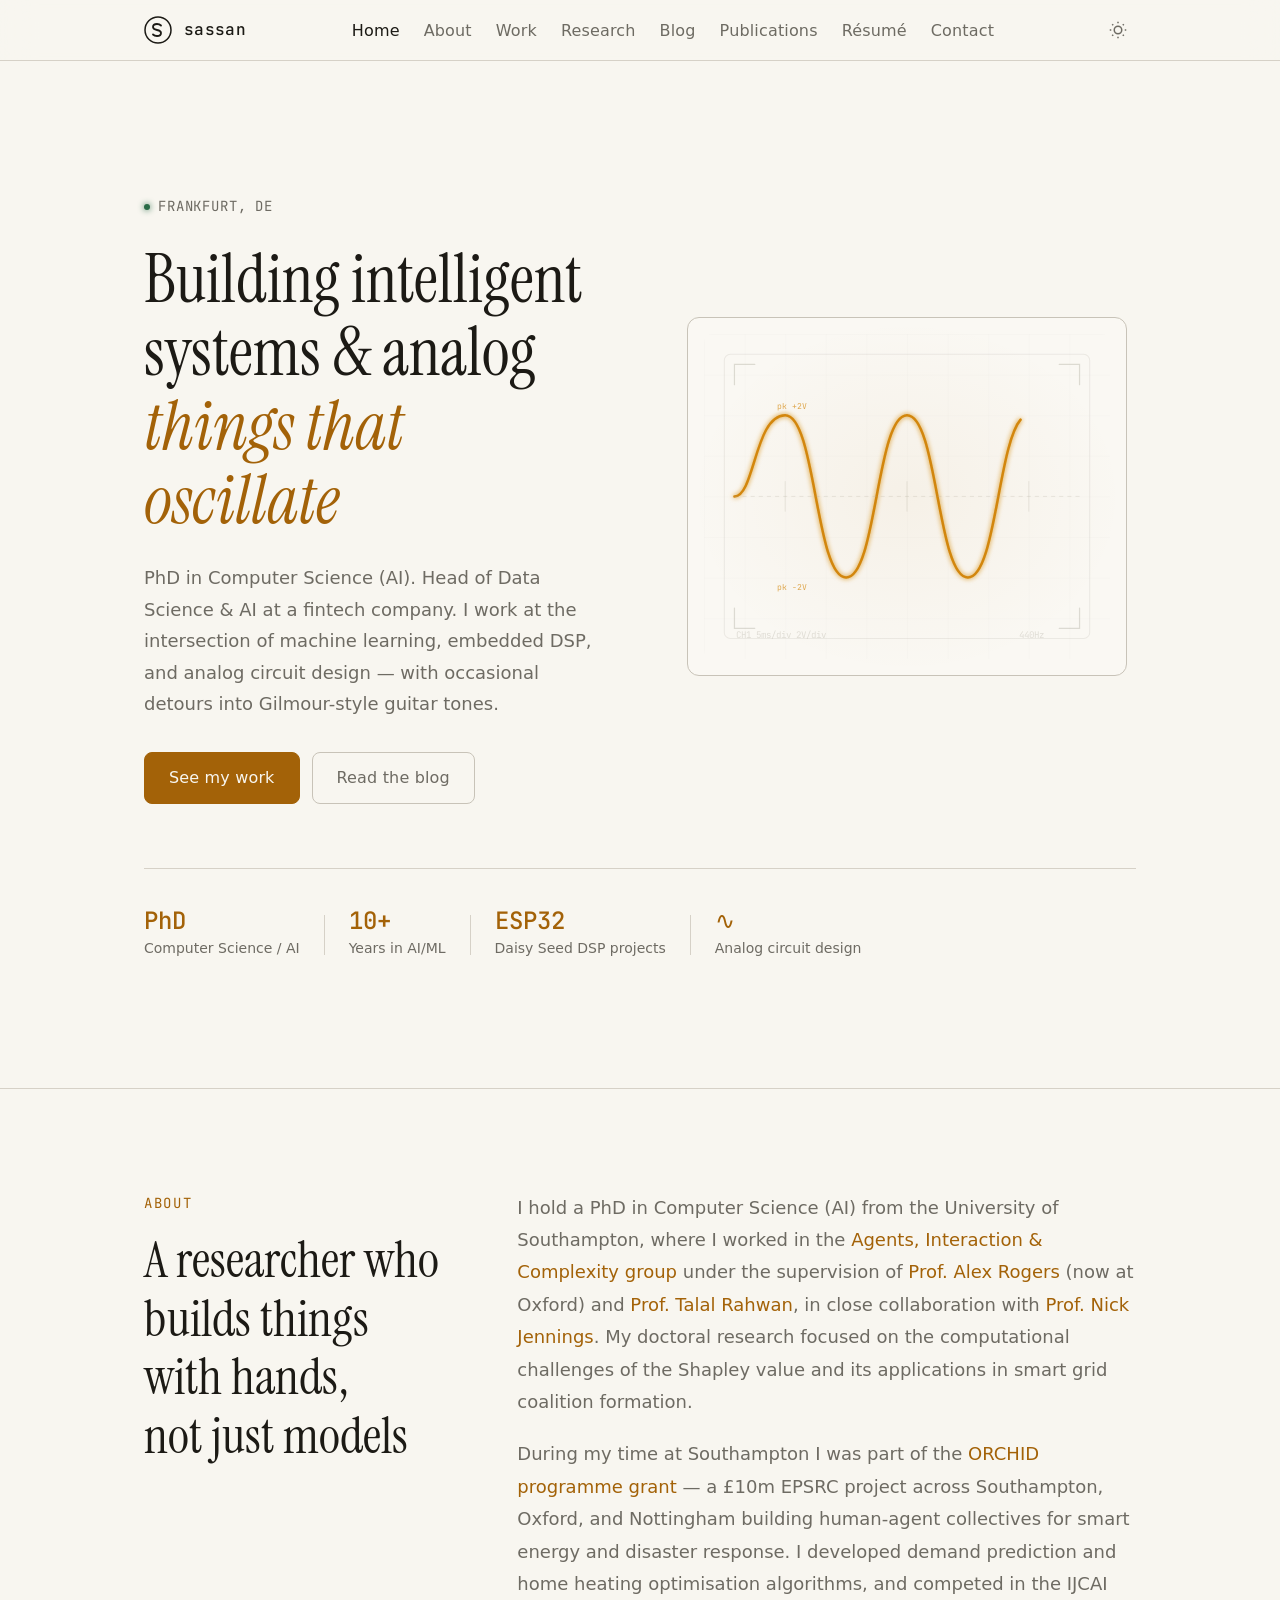
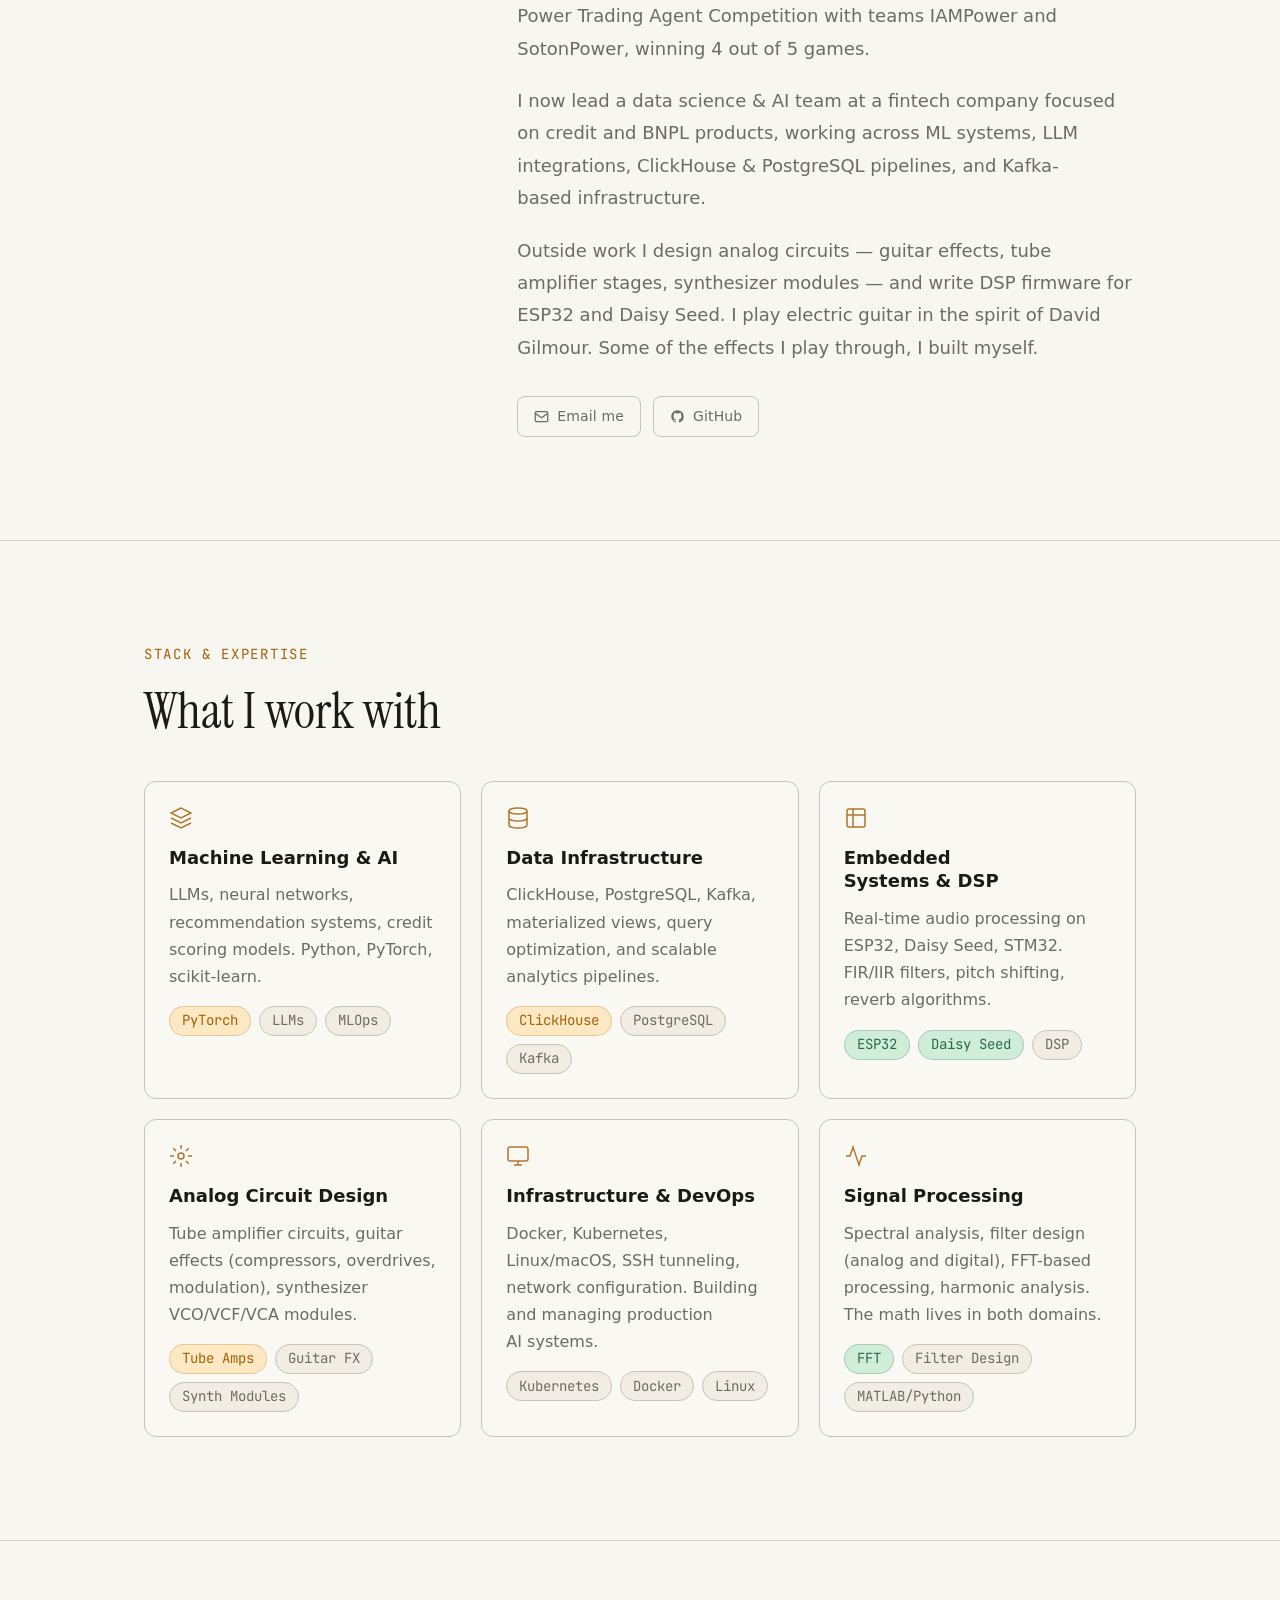
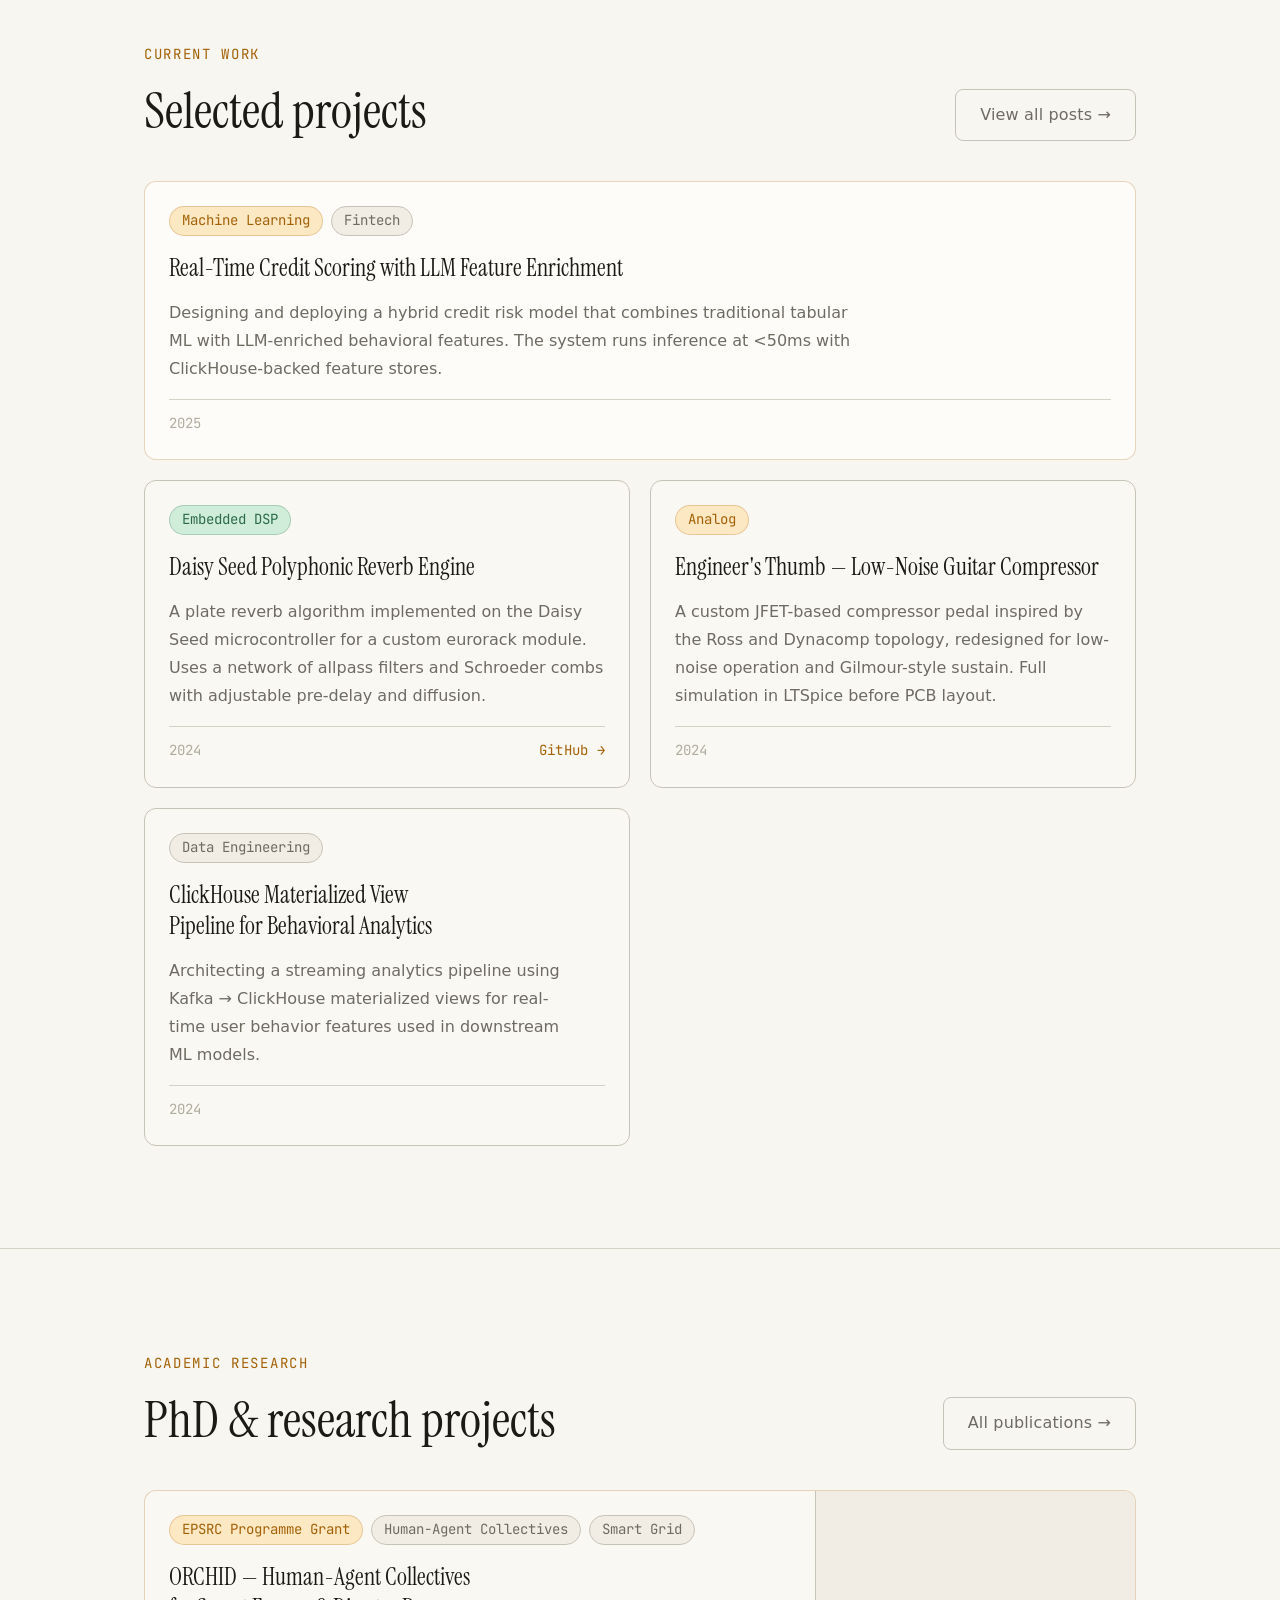
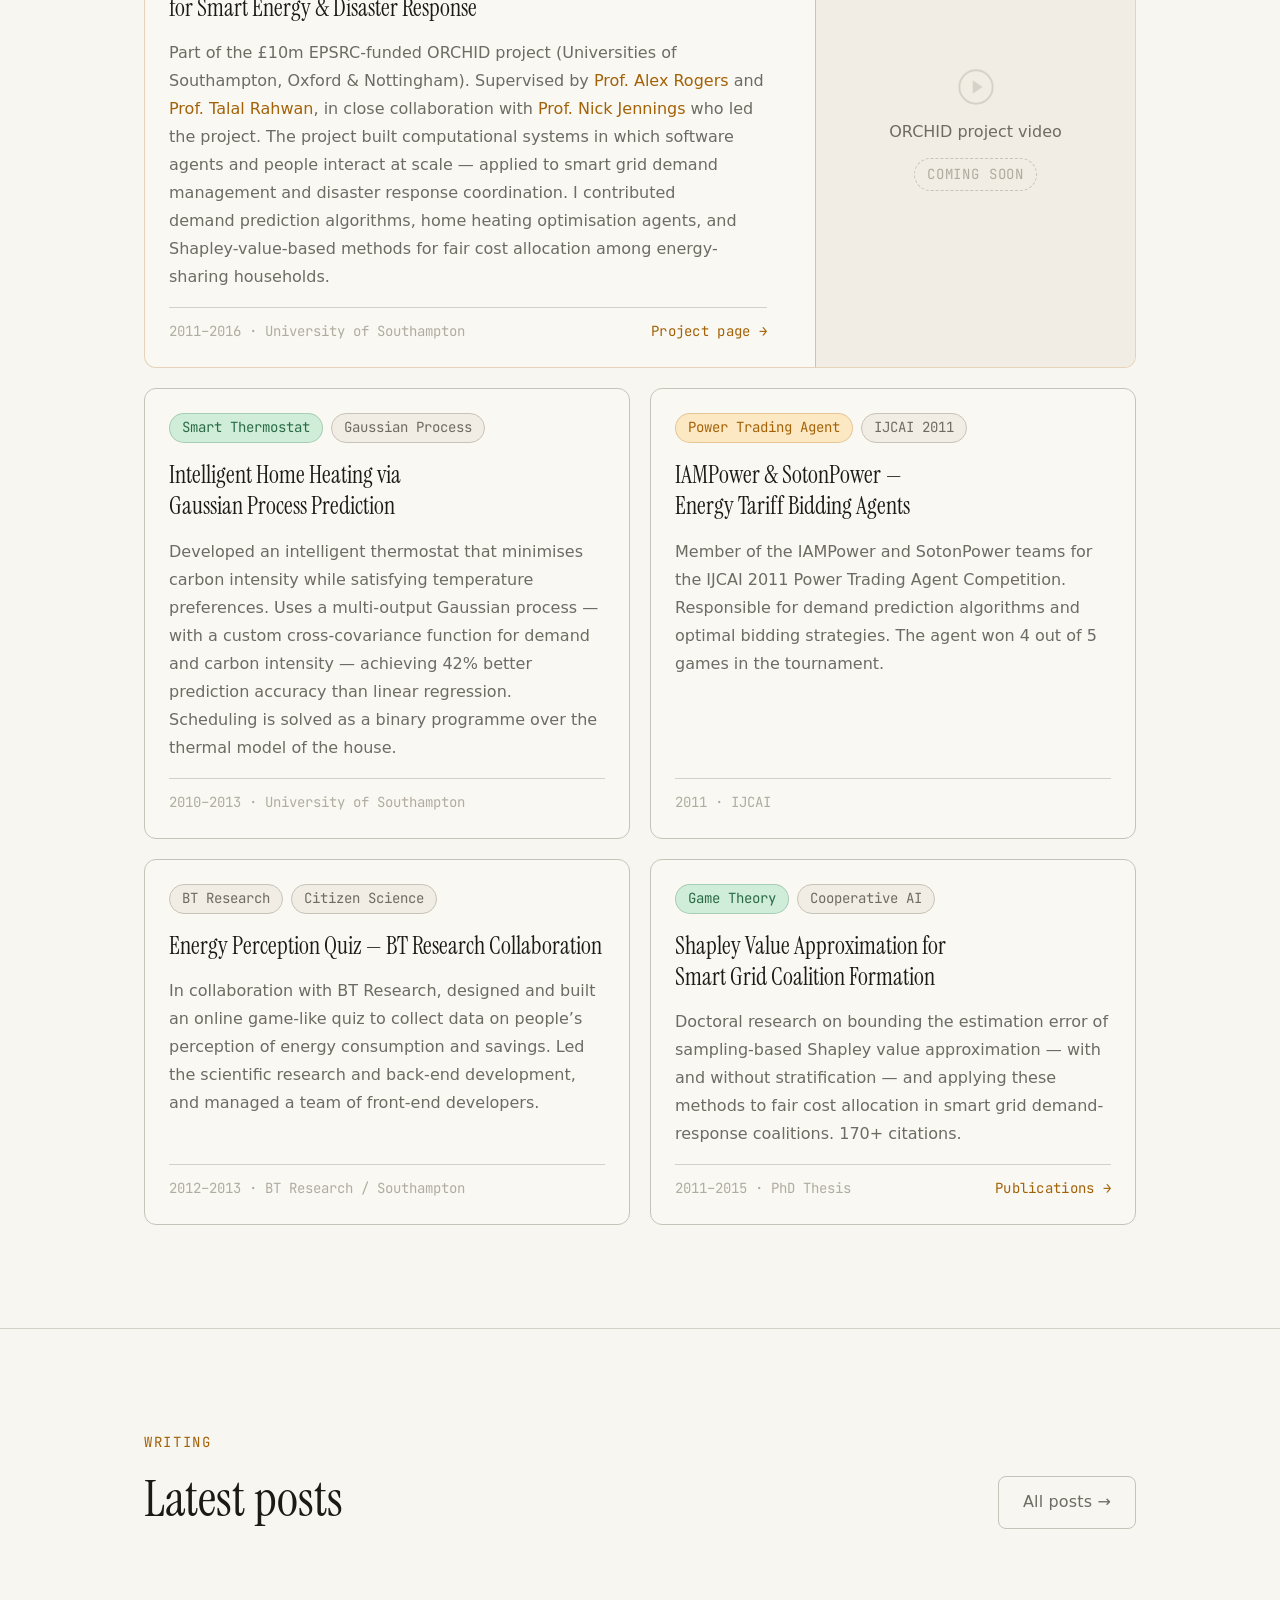
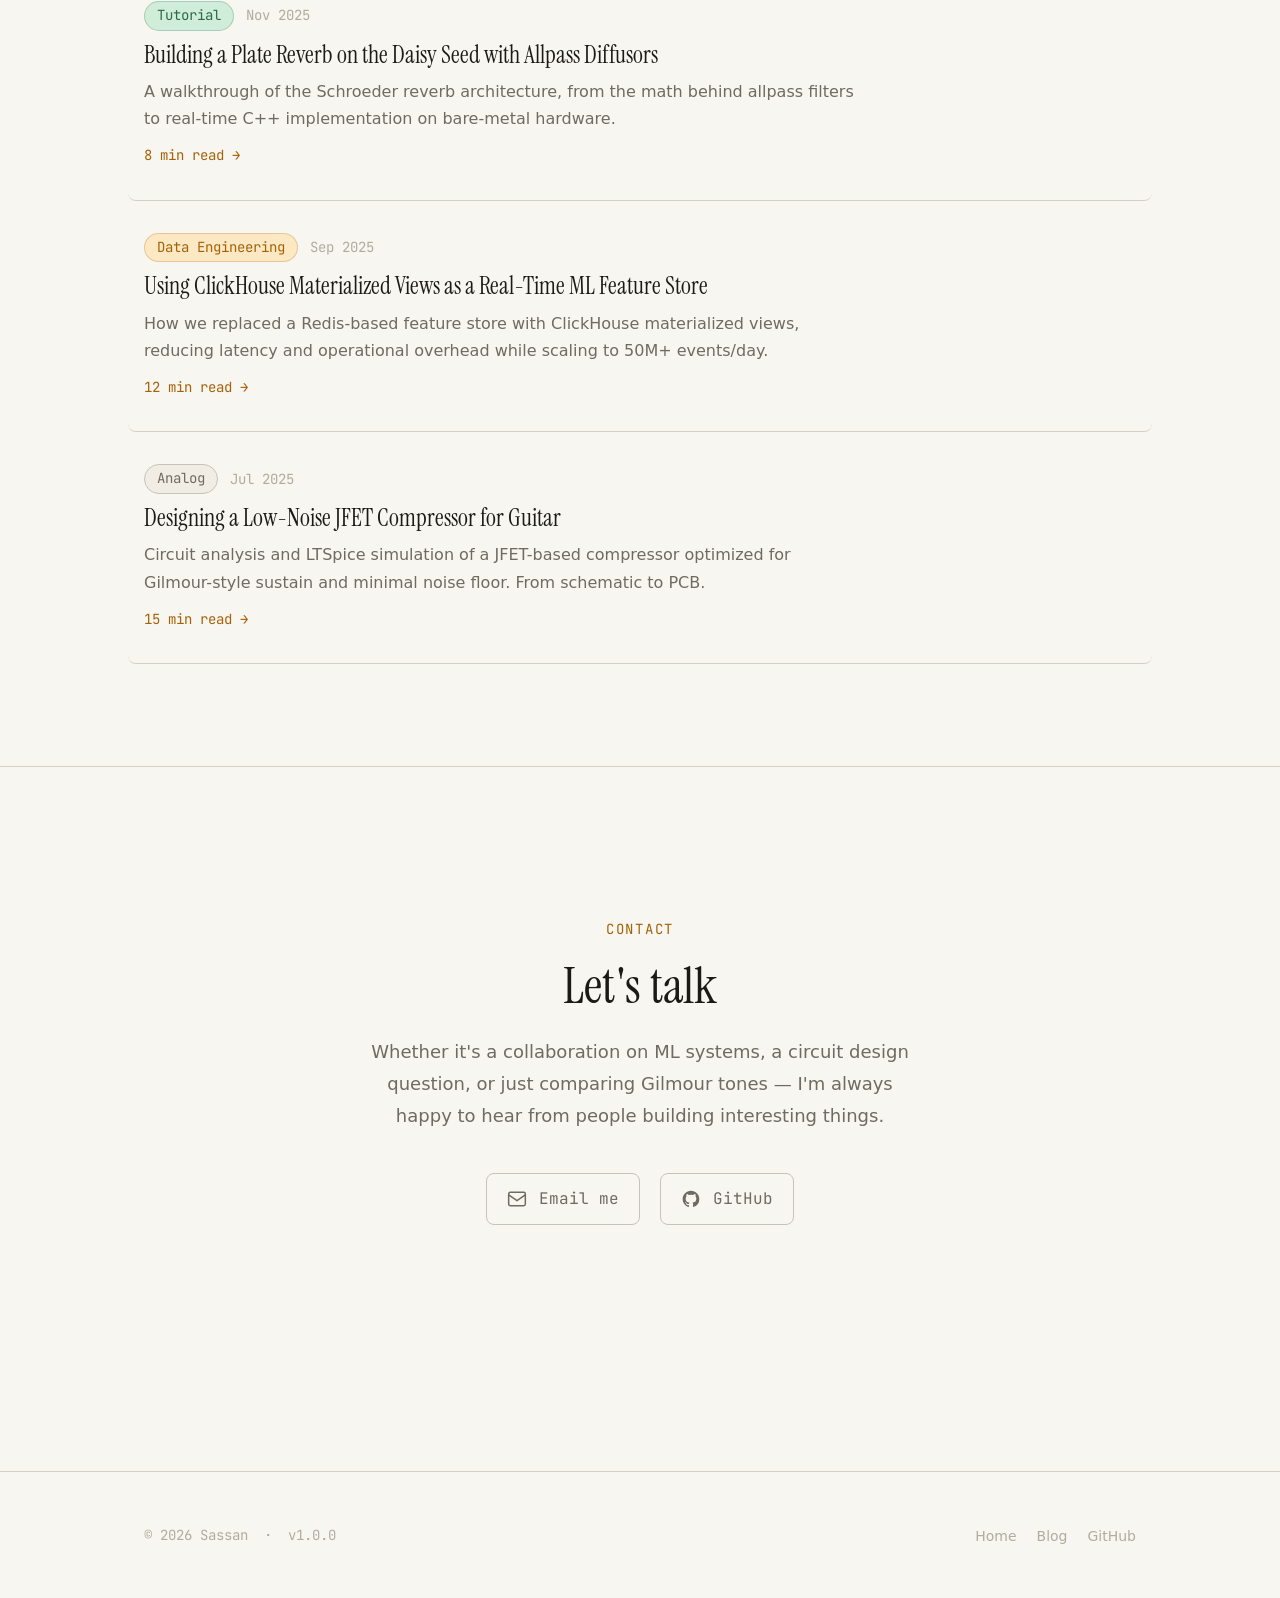
<file: index.html>
<!DOCTYPE html>
<html lang="en" data-theme="dark">
<head>
  <meta charset="UTF-8" />
  <meta name="viewport" content="width=device-width, initial-scale=1.0" />
  <title>Sassan — AI Researcher, Engineer & Maker</title>
  <meta name="description" content="PhD in Computer Science (AI). Data Science & AI team lead. Builder of circuits, synthesizers, and intelligent systems." />
  <meta property="og:title" content="Sassan — AI Researcher, Engineer & Maker" />
  <meta property="og:description" content="PhD in CS/AI. Building intelligent systems, analog circuits, and DSP projects." />
  <meta property="og:type" content="website" />
  <link rel="canonical" href="https://s-maleki.github.io" />

  <!-- Fonts -->
  <link rel="preconnect" href="https://fonts.googleapis.com" />
  <link rel="preconnect" href="https://fonts.gstatic.com" crossorigin />
  <link href="https://fonts.googleapis.com/css2?family=Instrument+Serif:ital@0;1&family=JetBrains+Mono:wght@300;400;500&display=swap" rel="stylesheet" />
  <link href="https://api.fontshare.com/v2/css?f[]=geist@300,400,500,600&display=swap" rel="stylesheet" />

  <!-- Favicon (inline SVG) -->
  <link rel="icon" href="data:image/svg+xml,<svg xmlns='http://www.w3.org/2000/svg' viewBox='0 0 32 32'><rect width='32' height='32' rx='6' fill='%23d4870a'/><text x='6' y='23' font-family='monospace' font-size='18' font-weight='bold' fill='%230e0d0b'>S</text></svg>" />

  <link rel="stylesheet" href="css/tokens.css" />
  <link rel="stylesheet" href="css/base.css" />
  <link rel="stylesheet" href="css/home.css" />

  <!-- Theme: apply before paint to prevent flash -->
  <script>
    (function(){
      var stored = null;
      var prefersDark = window.matchMedia('(prefers-color-scheme: dark)').matches;
      document.documentElement.setAttribute('data-theme', prefersDark ? 'dark' : 'light');
    })();
  </script>
</head>
<body>

  <!-- ======================================================
       HEADER
  ====================================================== -->
  <header class="site-header" id="site-header">
    <div class="container">
      <nav class="nav-inner" aria-label="Main navigation">
        <a href="/" class="nav-logo" aria-label="Sassan — home">
          <svg width="28" height="28" viewBox="0 0 28 28" fill="none" aria-hidden="true">
            <!-- Custom S-mark logo: sine wave through a circle -->
            <circle cx="14" cy="14" r="13" stroke="currentColor" stroke-width="1.5"/>
            <path d="M9 18.5 C9 18.5 10.5 20 13 20 C15.5 20 17 18.5 17 17 C17 15.5 15.5 14.5 13 14 C10.5 13.5 9 12.5 9 11 C9 9.5 10.5 8 13 8 C15.5 8 17 9.5 17 9.5" stroke="currentColor" stroke-width="1.8" stroke-linecap="round"/>
          </svg>
          <span>sassan</span>
        </a>

        <ul class="nav-links" id="nav-links" role="list">
          <li><a href="/" aria-current="page">Home</a></li>
          <li><a href="#about">About</a></li>
          <li><a href="#work">Work</a></li>
          <li><a href="#research">Research</a></li>
          <li><a href="blog/">Blog</a></li>
          <li><a href="publications/">Publications</a></li>
          <li><a href="resume/">Résumé</a></li>
          <li><a href="#contact">Contact</a></li>
        </ul>

        <div class="nav-actions">
          <button class="theme-toggle" data-theme-toggle aria-label="Switch to light mode">
            <svg width="18" height="18" viewBox="0 0 24 24" fill="none" stroke="currentColor" stroke-width="2">
              <path d="M21 12.79A9 9 0 1 1 11.21 3 7 7 0 0 0 21 12.79z"/>
            </svg>
          </button>
          <button class="nav-mobile-toggle" id="nav-mobile-toggle" aria-label="Open menu" aria-expanded="false" aria-controls="nav-links">
            <svg width="20" height="20" viewBox="0 0 24 24" fill="none" stroke="currentColor" stroke-width="2">
              <line x1="3" y1="6" x2="21" y2="6"/><line x1="3" y1="12" x2="21" y2="12"/><line x1="3" y1="18" x2="21" y2="18"/>
            </svg>
          </button>
        </div>
      </nav>
    </div>
  </header>

  <main>

    <!-- ======================================================
         HERO
    ====================================================== -->
    <section class="hero" aria-labelledby="hero-heading">
      <div class="container">
        <div class="hero-inner">
          <div class="hero-text">
            <p class="hero-eyebrow">
              <span class="hero-eyebrow-dot"></span>
              Frankfurt, DE
            </p>
            <h1 class="hero-heading" id="hero-heading">
              Building intelligent<br>systems &amp; analog<br>
              <em>things that oscillate</em>
            </h1>
            <p class="hero-sub">
              PhD in Computer Science (AI). Head of Data Science &amp; AI at a fintech company.
              I work at the intersection of machine learning, embedded DSP, and analog circuit design —
              with occasional detours into Gilmour-style guitar tones.
            </p>
            <div class="hero-cta">
              <a href="#work" class="btn btn--primary">See my work</a>
              <a href="blog/" class="btn btn--ghost">Read the blog</a>
            </div>
          </div>

          <div class="hero-visual" aria-hidden="true">
            <div class="hero-circuit-art">
              <!-- Decorative oscilloscope / circuit art SVG -->
              <svg viewBox="0 0 400 320" fill="none" xmlns="http://www.w3.org/2000/svg" class="circuit-svg">
                <!-- Grid -->
                <defs>
                  <pattern id="grid" width="40" height="40" patternUnits="userSpaceOnUse">
                    <path d="M 40 0 L 0 0 0 40" fill="none" stroke="currentColor" stroke-width="0.5" opacity="0.12"/>
                  </pattern>
                  <filter id="glow">
                    <feGaussianBlur stdDeviation="2.5" result="coloredBlur"/>
                    <feMerge><feMergeNode in="coloredBlur"/><feMergeNode in="SourceGraphic"/></feMerge>
                  </filter>
                </defs>
                <rect width="400" height="320" fill="url(#grid)" rx="8"/>

                <!-- Oscilloscope bezel -->
                <rect x="20" y="20" width="360" height="280" rx="6" stroke="currentColor" stroke-width="1" opacity="0.2"/>

                <!-- Sine wave path -->
                <path class="osc-wave"
                  d="M 30 160 C 50 160 50 80 80 80 C 110 80 110 240 140 240 C 170 240 170 80 200 80 C 230 80 230 240 260 240 C 290 240 290 80 320 80 C 350 80 350 160 370 160"
                  stroke="#d4870a" stroke-width="2.5" filter="url(#glow)" stroke-linecap="round"/>

                <!-- Horizontal axis -->
                <line x1="30" y1="160" x2="370" y2="160" stroke="currentColor" stroke-width="0.8" opacity="0.3" stroke-dasharray="4 4"/>

                <!-- Vertical markers -->
                <line x1="80" y1="145" x2="80" y2="175" stroke="currentColor" stroke-width="0.8" opacity="0.3"/>
                <line x1="200" y1="145" x2="200" y2="175" stroke="currentColor" stroke-width="0.8" opacity="0.3"/>
                <line x1="320" y1="145" x2="320" y2="175" stroke="currentColor" stroke-width="0.8" opacity="0.3"/>

                <!-- Labels -->
                <text x="32" y="300" font-family="'JetBrains Mono', monospace" font-size="9" fill="currentColor" opacity="0.35">CH1  5ms/div  2V/div</text>
                <text x="310" y="300" font-family="'JetBrains Mono', monospace" font-size="9" fill="currentColor" opacity="0.35">440Hz</text>

                <!-- Corner decorations -->
                <path d="M 30 50 L 30 30 L 50 30" stroke="currentColor" stroke-width="1.2" opacity="0.4" stroke-linecap="round"/>
                <path d="M 370 50 L 370 30 L 350 30" stroke="currentColor" stroke-width="1.2" opacity="0.4" stroke-linecap="round"/>
                <path d="M 30 270 L 30 290 L 50 290" stroke="currentColor" stroke-width="1.2" opacity="0.4" stroke-linecap="round"/>
                <path d="M 370 270 L 370 290 L 350 290" stroke="currentColor" stroke-width="1.2" opacity="0.4" stroke-linecap="round"/>

                <!-- Data labels floating -->
                <text x="72" y="74" font-family="'JetBrains Mono', monospace" font-size="8" fill="#d4870a" opacity="0.7">pk +2V</text>
                <text x="72" y="252" font-family="'JetBrains Mono', monospace" font-size="8" fill="#d4870a" opacity="0.7">pk -2V</text>
              </svg>
            </div>
          </div>
        </div>

        <!-- Stat strip -->
        <div class="hero-stats" role="list">
          <div class="stat" role="listitem">
            <span class="stat-value">PhD</span>
            <span class="stat-label">Computer Science / AI</span>
          </div>
          <div class="stat-divider" aria-hidden="true"></div>
          <div class="stat" role="listitem">
            <span class="stat-value">10+</span>
            <span class="stat-label">Years in AI/ML</span>
          </div>
          <div class="stat-divider" aria-hidden="true"></div>
          <div class="stat" role="listitem">
            <span class="stat-value">ESP32</span>
            <span class="stat-label">Daisy Seed DSP projects</span>
          </div>
          <div class="stat-divider" aria-hidden="true"></div>
          <div class="stat" role="listitem">
            <span class="stat-value">∿</span>
            <span class="stat-label">Analog circuit design</span>
          </div>
        </div>
      </div>
    </section>

    <!-- ======================================================
         ABOUT
    ====================================================== -->
    <section class="section about-section" id="about" aria-labelledby="about-heading">
      <div class="container">
        <div class="about-grid">
          <div class="about-left">
            <p class="section-label">About</p>
            <h2 class="section-title" id="about-heading">A researcher who builds things with hands, not just models</h2>
          </div>
          <div class="about-right">
            <p class="about-body">
              I hold a PhD in Computer Science (AI) from the University of Southampton, where I worked
              in the <a href="https://www.ecs.soton.ac.uk/research/groups/agents" target="_blank" rel="noopener">Agents, Interaction &amp; Complexity group</a>
              under the supervision of <a href="https://www.cs.ox.ac.uk/people/alex.rogers/" target="_blank" rel="noopener">Prof. Alex Rogers</a> (now at Oxford) and <a href="https://www.trahwan.com/home" target="_blank" rel="noopener">Prof. Talal Rahwan</a>,
              in close collaboration with <a href="https://www.imperial.ac.uk/people/n.jennings" target="_blank" rel="noopener">Prof. Nick Jennings</a>. My doctoral research focused on
              the computational challenges of the Shapley value and its applications in smart grid
              coalition formation.
            </p>
            <p class="about-body">
              During my time at Southampton I was part of the <a href="https://www.horizon.ac.uk/project/orchid/" target="_blank" rel="noopener">ORCHID programme grant</a> —
              a £10m EPSRC project across Southampton, Oxford, and Nottingham building human-agent
              collectives for smart energy and disaster response. I developed demand prediction
              and home heating optimisation algorithms, and competed in the IJCAI Power Trading
              Agent Competition with teams IAMPower and SotonPower, winning 4 out of 5 games.
            </p>
            <p class="about-body">
              I now lead a data science &amp; AI team at a fintech company focused on credit and BNPL
              products, working across ML systems, LLM integrations, ClickHouse &amp; PostgreSQL
              pipelines, and Kafka-based infrastructure.
            </p>
            <p class="about-body">
              Outside work I design analog circuits — guitar effects, tube amplifier stages, synthesizer
              modules — and write DSP firmware for ESP32 and Daisy Seed. I play electric guitar
              in the spirit of David Gilmour. Some of the effects I play through, I built myself.
            </p>
            <div class="about-links">
              <a href="#contact" class="btn btn--ghost btn--sm">
                <svg width="15" height="15" viewBox="0 0 24 24" fill="none" stroke="currentColor" stroke-width="2" aria-hidden="true"><rect x="2" y="4" width="20" height="16" rx="2"/><path d="m22 7-10 7L2 7"/></svg>
                Email me
              </a>
              <a href="https://github.com/s-maleki" class="btn btn--ghost btn--sm" target="_blank" rel="noopener">
                <svg width="15" height="15" viewBox="0 0 24 24" fill="currentColor" aria-hidden="true"><path d="M12 2C6.477 2 2 6.484 2 12.017c0 4.425 2.865 8.18 6.839 9.504.5.092.682-.217.682-.483 0-.237-.008-.868-.013-1.703-2.782.605-3.369-1.343-3.369-1.343-.454-1.158-1.11-1.466-1.11-1.466-.908-.62.069-.608.069-.608 1.003.07 1.531 1.032 1.531 1.032.892 1.53 2.341 1.088 2.91.832.092-.647.35-1.088.636-1.338-2.22-.253-4.555-1.113-4.555-4.951 0-1.093.39-1.988 1.029-2.688-.103-.253-.446-1.272.098-2.65 0 0 .84-.27 2.75 1.026A9.564 9.564 0 0 1 12 6.844a9.59 9.59 0 0 1 2.504.337c1.909-1.296 2.747-1.027 2.747-1.027.546 1.379.202 2.398.1 2.651.64.7 1.028 1.595 1.028 2.688 0 3.848-2.339 4.695-4.566 4.943.359.309.678.92.678 1.855 0 1.338-.012 2.419-.012 2.747 0 .268.18.58.688.482A10.02 10.02 0 0 0 22 12.017C22 6.484 17.522 2 12 2z"/></svg>
                GitHub
              </a>
            </div>
          </div>
        </div>
      </div>
    </section>

    <!-- ======================================================
         SKILLS / STACK
    ====================================================== -->
    <section class="section skills-section" id="skills" aria-labelledby="skills-heading">
      <div class="container">
        <p class="section-label">Stack &amp; Expertise</p>
        <h2 class="section-title" id="skills-heading">What I work with</h2>

        <div class="skills-grid">
          <div class="skill-card">
            <div class="skill-icon" aria-hidden="true">
              <svg width="24" height="24" viewBox="0 0 24 24" fill="none" stroke="currentColor" stroke-width="1.5">
                <path d="M12 2L2 7l10 5 10-5-10-5z"/><path d="M2 17l10 5 10-5"/><path d="M2 12l10 5 10-5"/>
              </svg>
            </div>
            <h3 class="skill-title">Machine Learning &amp; AI</h3>
            <p class="skill-body">LLMs, neural networks, recommendation systems, credit scoring models. Python, PyTorch, scikit-learn.</p>
            <div class="skill-tags">
              <span class="tag tag--amber">PyTorch</span>
              <span class="tag">LLMs</span>
              <span class="tag">MLOps</span>
            </div>
          </div>

          <div class="skill-card">
            <div class="skill-icon" aria-hidden="true">
              <svg width="24" height="24" viewBox="0 0 24 24" fill="none" stroke="currentColor" stroke-width="1.5">
                <ellipse cx="12" cy="5" rx="9" ry="3"/><path d="M3 5v14a9 3 0 0 0 18 0V5"/><path d="M3 12a9 3 0 0 0 18 0"/>
              </svg>
            </div>
            <h3 class="skill-title">Data Infrastructure</h3>
            <p class="skill-body">ClickHouse, PostgreSQL, Kafka, materialized views, query optimization, and scalable analytics pipelines.</p>
            <div class="skill-tags">
              <span class="tag tag--amber">ClickHouse</span>
              <span class="tag">PostgreSQL</span>
              <span class="tag">Kafka</span>
            </div>
          </div>

          <div class="skill-card">
            <div class="skill-icon" aria-hidden="true">
              <svg width="24" height="24" viewBox="0 0 24 24" fill="none" stroke="currentColor" stroke-width="1.5">
                <path d="M9 3H5a2 2 0 0 0-2 2v4m6-6h10a2 2 0 0 1 2 2v4M9 3v18m0 0h10a2 2 0 0 0 2-2V9M9 21H5a2 2 0 0 1-2-2V9m0 0h18"/>
              </svg>
            </div>
            <h3 class="skill-title">Embedded Systems &amp; DSP</h3>
            <p class="skill-body">Real-time audio processing on ESP32, Daisy Seed, STM32. FIR/IIR filters, pitch shifting, reverb algorithms.</p>
            <div class="skill-tags">
              <span class="tag tag--green">ESP32</span>
              <span class="tag tag--green">Daisy Seed</span>
              <span class="tag">DSP</span>
            </div>
          </div>

          <div class="skill-card">
            <div class="skill-icon" aria-hidden="true">
              <svg width="24" height="24" viewBox="0 0 24 24" fill="none" stroke="currentColor" stroke-width="1.5">
                <circle cx="12" cy="12" r="3"/><path d="M12 1v4M12 19v4M4.22 4.22l2.83 2.83M16.95 16.95l2.83 2.83M1 12h4M19 12h4M4.22 19.78l2.83-2.83M16.95 7.05l2.83-2.83"/>
              </svg>
            </div>
            <h3 class="skill-title">Analog Circuit Design</h3>
            <p class="skill-body">Tube amplifier circuits, guitar effects (compressors, overdrives, modulation), synthesizer VCO/VCF/VCA modules.</p>
            <div class="skill-tags">
              <span class="tag tag--amber">Tube Amps</span>
              <span class="tag">Guitar FX</span>
              <span class="tag">Synth Modules</span>
            </div>
          </div>

          <div class="skill-card">
            <div class="skill-icon" aria-hidden="true">
              <svg width="24" height="24" viewBox="0 0 24 24" fill="none" stroke="currentColor" stroke-width="1.5">
                <rect x="2" y="3" width="20" height="14" rx="2"/><path d="M8 21h8M12 17v4"/>
              </svg>
            </div>
            <h3 class="skill-title">Infrastructure &amp; DevOps</h3>
            <p class="skill-body">Docker, Kubernetes, Linux/macOS, SSH tunneling, network configuration. Building and managing production AI systems.</p>
            <div class="skill-tags">
              <span class="tag">Kubernetes</span>
              <span class="tag">Docker</span>
              <span class="tag">Linux</span>
            </div>
          </div>

          <div class="skill-card">
            <div class="skill-icon" aria-hidden="true">
              <svg width="24" height="24" viewBox="0 0 24 24" fill="none" stroke="currentColor" stroke-width="1.5">
                <polyline points="22 12 18 12 15 21 9 3 6 12 2 12"/>
              </svg>
            </div>
            <h3 class="skill-title">Signal Processing</h3>
            <p class="skill-body">Spectral analysis, filter design (analog and digital), FFT-based processing, harmonic analysis. The math lives in both domains.</p>
            <div class="skill-tags">
              <span class="tag tag--green">FFT</span>
              <span class="tag">Filter Design</span>
              <span class="tag">MATLAB/Python</span>
            </div>
          </div>
        </div>
      </div>
    </section>

    <!-- ======================================================
         FEATURED WORK
    ====================================================== -->
    <section class="section work-section" id="work" aria-labelledby="work-heading">
      <div class="container">
        <div class="work-header">
          <div>
            <p class="section-label">Current Work</p>
            <h2 class="section-title" id="work-heading">Selected projects</h2>
          </div>
          <a href="blog/" class="btn btn--ghost">View all posts →</a>
        </div>

        <div class="work-grid">
          <article class="work-card work-card--featured">
            <div class="work-card-label">
              <span class="tag tag--amber">Machine Learning</span>
              <span class="tag">Fintech</span>
            </div>
            <h3 class="work-card-title">Real-Time Credit Scoring with LLM Feature Enrichment</h3>
            <p class="work-card-body">
              Designing and deploying a hybrid credit risk model that combines traditional tabular ML with
              LLM-enriched behavioral features. The system runs inference at &lt;50ms with ClickHouse-backed
              feature stores.
            </p>
            <div class="work-card-footer">
              <span class="work-date">2025</span>
            </div>
          </article>

          <article class="work-card">
            <div class="work-card-label">
              <span class="tag tag--green">Embedded DSP</span>
            </div>
            <h3 class="work-card-title">Daisy Seed Polyphonic Reverb Engine</h3>
            <p class="work-card-body">
              A plate reverb algorithm implemented on the Daisy Seed microcontroller for a custom eurorack module.
              Uses a network of allpass filters and Schroeder combs with adjustable pre-delay and diffusion.
            </p>
            <div class="work-card-footer">
              <span class="work-date">2024</span>
              <a href="https://github.com/s-maleki" class="work-card-link" target="_blank" rel="noopener">
                GitHub →
              </a>
            </div>
          </article>

          <article class="work-card">
            <div class="work-card-label">
              <span class="tag tag--amber">Analog</span>
            </div>
            <h3 class="work-card-title">Engineer's Thumb — Low-Noise Guitar Compressor</h3>
            <p class="work-card-body">
              A custom JFET-based compressor pedal inspired by the Ross and Dynacomp topology,
              redesigned for low-noise operation and Gilmour-style sustain. Full simulation in LTSpice
              before PCB layout.
            </p>
            <div class="work-card-footer">
              <span class="work-date">2024</span>
            </div>
          </article>

          <article class="work-card">
            <div class="work-card-label">
              <span class="tag">Data Engineering</span>
            </div>
            <h3 class="work-card-title">ClickHouse Materialized View Pipeline for Behavioral Analytics</h3>
            <p class="work-card-body">
              Architecting a streaming analytics pipeline using Kafka → ClickHouse materialized views
              for real-time user behavior features used in downstream ML models.
            </p>
            <div class="work-card-footer">
              <span class="work-date">2024</span>
            </div>
          </article>
        </div>
      </div>
    </section>


    <!-- ======================================================
         RESEARCH PROJECTS
    ====================================================== -->
    <section class="section research-section" id="research" aria-labelledby="research-heading">
      <div class="container">
        <div class="work-header">
          <div>
            <p class="section-label">Academic Research</p>
            <h2 class="section-title" id="research-heading">PhD &amp; research projects</h2>
          </div>
          <a href="publications/" class="btn btn--ghost">All publications &rarr;</a>
        </div>

        <!-- ORCHID — featured with video placeholder -->
        <article class="research-card research-card--featured" aria-labelledby="orchid-heading">
          <div class="research-card-body">
            <div class="work-card-label">
              <span class="tag tag--amber">EPSRC Programme Grant</span>
              <span class="tag">Human-Agent Collectives</span>
              <span class="tag">Smart Grid</span>
            </div>
            <h3 class="work-card-title" id="orchid-heading">ORCHID &mdash; Human-Agent Collectives for Smart Energy &amp; Disaster Response</h3>
            <p class="work-card-body">
              Part of the &pound;10m EPSRC-funded ORCHID project (Universities of Southampton, Oxford &amp; Nottingham).
              Supervised by <a href="https://www.cs.ox.ac.uk/people/alex.rogers/" target="_blank" rel="noopener">Prof. Alex Rogers</a> and <a href="https://www.trahwan.com/home" target="_blank" rel="noopener">Prof. Talal Rahwan</a>, in close collaboration with
              <a href="https://www.imperial.ac.uk/people/n.jennings" target="_blank" rel="noopener">Prof. Nick Jennings</a> who led the project. The project built computational systems in which software agents
              and people interact at scale &mdash; applied to smart grid demand management and disaster response coordination.
              I contributed demand prediction algorithms, home heating optimisation agents, and Shapley-value-based
              methods for fair cost allocation among energy-sharing households.
            </p>
            <div class="work-card-footer">
              <span class="work-date">2011&ndash;2016 &middot; University of Southampton</span>
              <a href="https://www.horizon.ac.uk/project/orchid/" class="work-card-link" target="_blank" rel="noopener">Project page &rarr;</a>
            </div>
          </div>
          <!-- Video placeholder -->
          <div class="research-video-placeholder" aria-label="ORCHID project video — coming soon">
            <div class="video-placeholder-inner">
              <svg width="40" height="40" viewBox="0 0 24 24" fill="none" stroke="currentColor" stroke-width="1.2" aria-hidden="true">
                <circle cx="12" cy="12" r="10"/>
                <polygon points="10 8 16 12 10 16 10 8" fill="currentColor" stroke="none"/>
              </svg>
              <p class="video-placeholder-label">ORCHID project video</p>
              <p class="video-placeholder-sub">Coming soon</p>
            </div>
          </div>
        </article>

        <div class="work-grid research-sub-grid">

          <article class="work-card">
            <div class="work-card-label">
              <span class="tag tag--green">Smart Thermostat</span>
              <span class="tag">Gaussian Process</span>
            </div>
            <h3 class="work-card-title">Intelligent Home Heating via Gaussian Process Prediction</h3>
            <p class="work-card-body">
              Developed an intelligent thermostat that minimises carbon intensity while satisfying
              temperature preferences. Uses a multi-output Gaussian process &mdash; with a custom cross-covariance
              function for demand and carbon intensity &mdash; achieving 42% better prediction accuracy than
              linear regression. Scheduling is solved as a binary programme over the thermal model of the house.
            </p>
            <div class="work-card-footer">
              <span class="work-date">2010&ndash;2013 &middot; University of Southampton</span>
            </div>
          </article>

          <article class="work-card">
            <div class="work-card-label">
              <span class="tag tag--amber">Power Trading Agent</span>
              <span class="tag">IJCAI 2011</span>
            </div>
            <h3 class="work-card-title">IAMPower &amp; SotonPower &mdash; Energy Tariff Bidding Agents</h3>
            <p class="work-card-body">
              Member of the IAMPower and SotonPower teams for the IJCAI 2011 Power Trading Agent
              Competition. Responsible for demand prediction algorithms and optimal bidding strategies.
              The agent won 4 out of 5 games in the tournament.
            </p>
            <div class="work-card-footer">
              <span class="work-date">2011 &middot; IJCAI</span>
            </div>
          </article>

          <article class="work-card">
            <div class="work-card-label">
              <span class="tag">BT Research</span>
              <span class="tag">Citizen Science</span>
            </div>
            <h3 class="work-card-title">Energy Perception Quiz &mdash; BT Research Collaboration</h3>
            <p class="work-card-body">
              In collaboration with BT Research, designed and built an online game-like quiz to collect
              data on people&rsquo;s perception of energy consumption and savings. Led the scientific
              research and back-end development, and managed a team of front-end developers.
            </p>
            <div class="work-card-footer">
              <span class="work-date">2012&ndash;2013 &middot; BT Research / Southampton</span>
            </div>
          </article>

          <article class="work-card">
            <div class="work-card-label">
              <span class="tag tag--green">Game Theory</span>
              <span class="tag">Cooperative AI</span>
            </div>
            <h3 class="work-card-title">Shapley Value Approximation for Smart Grid Coalition Formation</h3>
            <p class="work-card-body">
              Doctoral research on bounding the estimation error of sampling-based Shapley value
              approximation &mdash; with and without stratification &mdash; and applying these methods to fair
              cost allocation in smart grid demand-response coalitions. 170+ citations.
            </p>
            <div class="work-card-footer">
              <span class="work-date">2011&ndash;2015 &middot; PhD Thesis</span>
              <a href="publications/" class="work-card-link">Publications &rarr;</a>
            </div>
          </article>

        </div>
      </div>
    </section>

    <!-- ======================================================
         BLOG PREVIEW
    ====================================================== -->
    <section class="section blog-preview-section" id="blog-preview" aria-labelledby="blog-preview-heading">
      <div class="container">
        <div class="work-header">
          <div>
            <p class="section-label">Writing</p>
            <h2 class="section-title" id="blog-preview-heading">Latest posts</h2>
          </div>
          <a href="blog/" class="btn btn--ghost">All posts →</a>
        </div>

        <div class="blog-preview-list">
          <a href="posts/allpass-reverb-daisy.html" class="blog-preview-item">
            <div class="blog-preview-meta">
              <span class="tag tag--green">Tutorial</span>
              <time class="blog-date" datetime="2025-11-10">Nov 2025</time>
            </div>
            <h3 class="blog-preview-title">Building a Plate Reverb on the Daisy Seed with Allpass Diffusors</h3>
            <p class="blog-preview-excerpt">A walkthrough of the Schroeder reverb architecture, from the math behind allpass filters to real-time C++ implementation on bare-metal hardware.</p>
            <span class="blog-preview-read">8 min read →</span>
          </a>

          <a href="posts/clickhouse-ml-features.html" class="blog-preview-item">
            <div class="blog-preview-meta">
              <span class="tag tag--amber">Data Engineering</span>
              <time class="blog-date" datetime="2025-09-22">Sep 2025</time>
            </div>
            <h3 class="blog-preview-title">Using ClickHouse Materialized Views as a Real-Time ML Feature Store</h3>
            <p class="blog-preview-excerpt">How we replaced a Redis-based feature store with ClickHouse materialized views, reducing latency and operational overhead while scaling to 50M+ events/day.</p>
            <span class="blog-preview-read">12 min read →</span>
          </a>

          <a href="posts/jfet-compressor.html" class="blog-preview-item">
            <div class="blog-preview-meta">
              <span class="tag">Analog</span>
              <time class="blog-date" datetime="2025-07-04">Jul 2025</time>
            </div>
            <h3 class="blog-preview-title">Designing a Low-Noise JFET Compressor for Guitar</h3>
            <p class="blog-preview-excerpt">Circuit analysis and LTSpice simulation of a JFET-based compressor optimized for Gilmour-style sustain and minimal noise floor. From schematic to PCB.</p>
            <span class="blog-preview-read">15 min read →</span>
          </a>
        </div>
      </div>
    </section>

    <!-- ======================================================
         CONTACT
    ====================================================== -->
    <section class="section contact-section" id="contact" aria-labelledby="contact-heading">
      <div class="container container--narrow">
        <div class="contact-inner">
          <p class="section-label">Contact</p>
          <h2 class="section-title" id="contact-heading">Let's talk</h2>
          <p class="contact-body">
            Whether it's a collaboration on ML systems, a circuit design question, or just comparing Gilmour tones —
            I'm always happy to hear from people building interesting things.
          </p>
          <div class="contact-links">
            <a href="#" class="contact-link" aria-label="Email">
              <svg width="20" height="20" viewBox="0 0 24 24" fill="none" stroke="currentColor" stroke-width="1.8" aria-hidden="true"><rect x="2" y="4" width="20" height="16" rx="2"/><path d="m22 7-10 7L2 7"/></svg>
              Email me
            </a>
            <a href="https://github.com/s-maleki" class="contact-link" target="_blank" rel="noopener">
              <svg width="20" height="20" viewBox="0 0 24 24" fill="currentColor" aria-hidden="true"><path d="M12 2C6.477 2 2 6.484 2 12.017c0 4.425 2.865 8.18 6.839 9.504.5.092.682-.217.682-.483 0-.237-.008-.868-.013-1.703-2.782.605-3.369-1.343-3.369-1.343-.454-1.158-1.11-1.466-1.11-1.466-.908-.62.069-.608.069-.608 1.003.07 1.531 1.032 1.531 1.032.892 1.53 2.341 1.088 2.91.832.092-.647.35-1.088.636-1.338-2.22-.253-4.555-1.113-4.555-4.951 0-1.093.39-1.988 1.029-2.688-.103-.253-.446-1.272.098-2.65 0 0 .84-.27 2.75 1.026A9.564 9.564 0 0 1 12 6.844a9.59 9.59 0 0 1 2.504.337c1.909-1.296 2.747-1.027 2.747-1.027.546 1.379.202 2.398.1 2.651.64.7 1.028 1.595 1.028 2.688 0 3.848-2.339 4.695-4.566 4.943.359.309.678.92.678 1.855 0 1.338-.012 2.419-.012 2.747 0 .268.18.58.688.482A10.02 10.02 0 0 0 22 12.017C22 6.484 17.522 2 12 2z"/></svg>
              GitHub
            </a>
          </div>
        </div>
      </div>
    </section>

  </main>

  <!-- ======================================================
       FOOTER
  ====================================================== -->
  <footer class="site-footer">
    <div class="container">
      <div class="footer-inner">
        <p class="footer-copy">© 2026 Sassan &nbsp;·&nbsp; <span style="font-family:var(--font-mono)">v1.0.0</span></p>
        <ul class="footer-links" role="list">
          <li><a href="/">Home</a></li>
          <li><a href="blog/">Blog</a></li>
          
          <li><a href="https://github.com/s-maleki" target="_blank" rel="noopener">GitHub</a></li>
        </ul>
      </div>
    </div>
  </footer>

  <script src="js/main.js"></script>
</body>
</html>
</file>
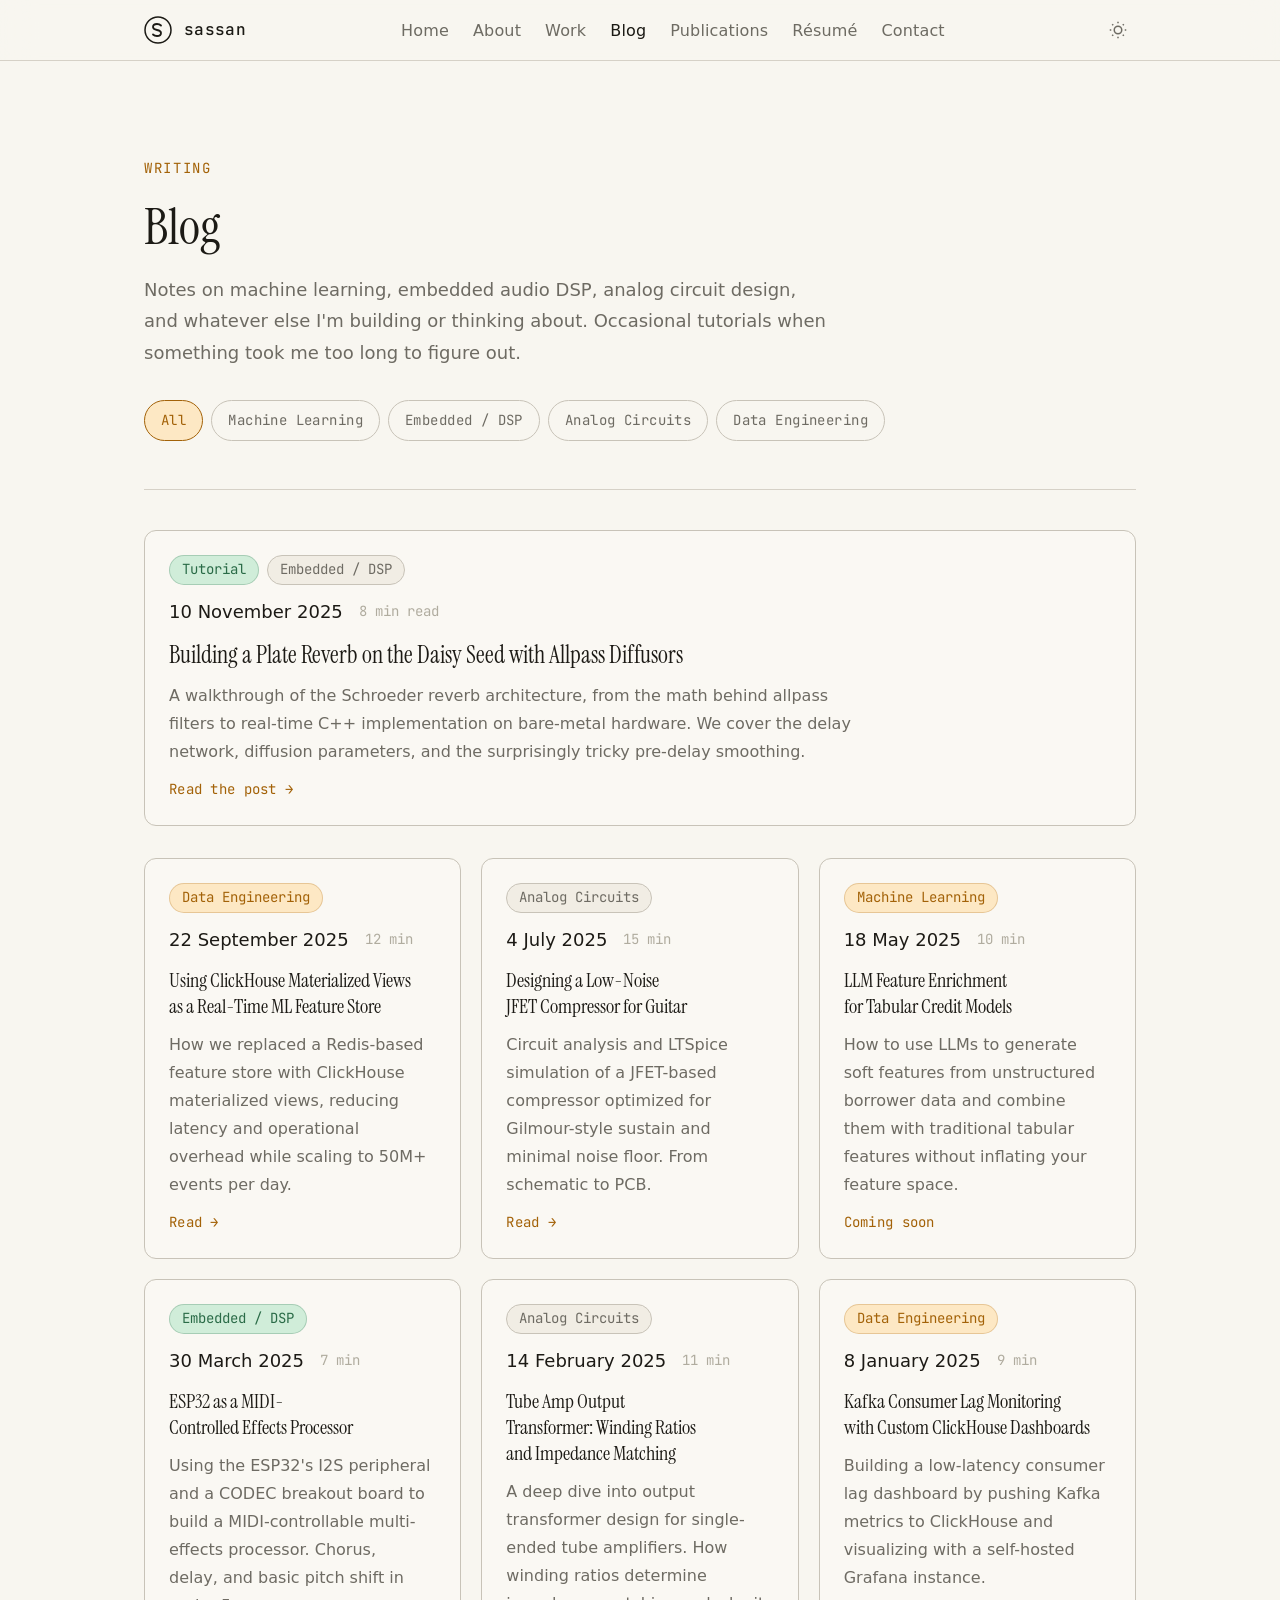
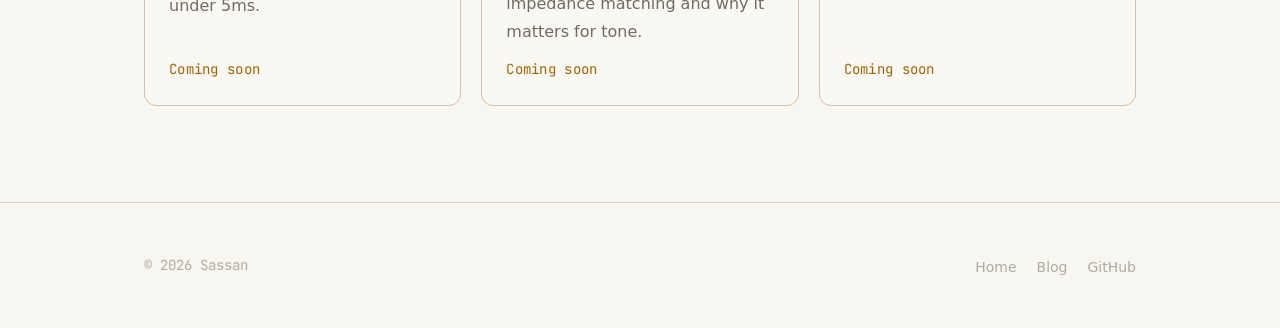
<file: blog/index.html>
<!DOCTYPE html>
<html lang="en" data-theme="dark">
<head>
  <meta charset="UTF-8" />
  <meta name="viewport" content="width=device-width, initial-scale=1.0" />
  <title>Blog — Sassan</title>
  <meta name="description" content="Writing on machine learning, embedded DSP, analog circuit design, and signal processing." />

  <link rel="preconnect" href="https://fonts.googleapis.com" />
  <link rel="preconnect" href="https://fonts.gstatic.com" crossorigin />
  <link href="https://fonts.googleapis.com/css2?family=Instrument+Serif:ital@0;1&family=JetBrains+Mono:wght@300;400;500&display=swap" rel="stylesheet" />
  <link href="https://api.fontshare.com/v2/css?f[]=geist@300,400,500,600&display=swap" rel="stylesheet" />

  <link rel="icon" href="data:image/svg+xml,<svg xmlns='http://www.w3.org/2000/svg' viewBox='0 0 32 32'><rect width='32' height='32' rx='6' fill='%23d4870a'/><text x='6' y='23' font-family='monospace' font-size='18' font-weight='bold' fill='%230e0d0b'>S</text></svg>" />

  <link rel="stylesheet" href="../css/tokens.css" />
  <link rel="stylesheet" href="../css/base.css" />
  <link rel="stylesheet" href="blog.css" />

  <script>
    (function(){
      var prefersDark = window.matchMedia('(prefers-color-scheme: dark)').matches;
      document.documentElement.setAttribute('data-theme', prefersDark ? 'dark' : 'light');
    })();
  </script>
</head>
<body>

  <header class="site-header" id="site-header">
    <div class="container">
      <nav class="nav-inner" aria-label="Main navigation">
        <a href="../" class="nav-logo">
          <svg width="28" height="28" viewBox="0 0 28 28" fill="none" aria-hidden="true">
            <circle cx="14" cy="14" r="13" stroke="currentColor" stroke-width="1.5"/>
            <path d="M9 18.5 C9 18.5 10.5 20 13 20 C15.5 20 17 18.5 17 17 C17 15.5 15.5 14.5 13 14 C10.5 13.5 9 12.5 9 11 C9 9.5 10.5 8 13 8 C15.5 8 17 9.5 17 9.5" stroke="currentColor" stroke-width="1.8" stroke-linecap="round"/>
          </svg>
          <span>sassan</span>
        </a>
        <ul class="nav-links" id="nav-links" role="list">
          <li><a href="../">Home</a></li>
          <li><a href="../#about">About</a></li>
          <li><a href="../#work">Work</a></li>
          <li><a href="./" aria-current="page">Blog</a></li>
          <li><a href="../publications/">Publications</a></li>
          <li><a href="../resume/">Résumé</a></li>
          <li><a href="../#contact">Contact</a></li>
        </ul>
        <div class="nav-actions">
          <button class="theme-toggle" data-theme-toggle aria-label="Switch to light mode">
            <svg width="18" height="18" viewBox="0 0 24 24" fill="none" stroke="currentColor" stroke-width="2">
              <path d="M21 12.79A9 9 0 1 1 11.21 3 7 7 0 0 0 21 12.79z"/>
            </svg>
          </button>
          <button class="nav-mobile-toggle" id="nav-mobile-toggle" aria-label="Open menu" aria-expanded="false" aria-controls="nav-links">
            <svg width="20" height="20" viewBox="0 0 24 24" fill="none" stroke="currentColor" stroke-width="2">
              <line x1="3" y1="6" x2="21" y2="6"/><line x1="3" y1="12" x2="21" y2="12"/><line x1="3" y1="18" x2="21" y2="18"/>
            </svg>
          </button>
        </div>
      </nav>
    </div>
  </header>

  <main>
    <div class="container">

      <!-- Blog Header -->
      <div class="blog-header">
        <p class="section-label">Writing</p>
        <h1 class="blog-main-title">Blog</h1>
        <p class="blog-main-sub">
          Notes on machine learning, embedded audio DSP, analog circuit design, and whatever else
          I'm building or thinking about. Occasional tutorials when something took me too long to figure out.
        </p>

        <!-- Category filter -->
        <div class="blog-filters" role="group" aria-label="Filter posts by category">
          <button class="filter-btn filter-btn--active" data-filter="all">All</button>
          <button class="filter-btn" data-filter="ml">Machine Learning</button>
          <button class="filter-btn" data-filter="dsp">Embedded / DSP</button>
          <button class="filter-btn" data-filter="analog">Analog Circuits</button>
          <button class="filter-btn" data-filter="data">Data Engineering</button>
        </div>
      </div>

      <!-- Featured Post -->
      <article class="post-card post-card--featured" data-category="dsp">
        <div class="post-card-label">
          <span class="tag tag--green">Tutorial</span>
          <span class="tag">Embedded / DSP</span>
        </div>
        <div class="post-card-content">
          <div class="post-card-meta">
            <time class="blog-date" datetime="2025-11-10">10 November 2025</time>
            <span class="post-read-time">8 min read</span>
          </div>
          <h2 class="post-card-title">
            <a href="../posts/allpass-reverb-daisy.html">
              Building a Plate Reverb on the Daisy Seed with Allpass Diffusors
            </a>
          </h2>
          <p class="post-card-excerpt">
            A walkthrough of the Schroeder reverb architecture, from the math behind allpass filters
            to real-time C++ implementation on bare-metal hardware. We cover the delay network,
            diffusion parameters, and the surprisingly tricky pre-delay smoothing.
          </p>
          <a href="../posts/allpass-reverb-daisy.html" class="post-read-link">Read the post →</a>
        </div>
      </article>

      <!-- Posts Grid -->
      <div class="posts-grid" id="posts-grid">

        <article class="post-card" data-category="data">
          <div class="post-card-label">
            <span class="tag tag--amber">Data Engineering</span>
          </div>
          <div class="post-card-meta">
            <time class="blog-date" datetime="2025-09-22">22 September 2025</time>
            <span class="post-read-time">12 min</span>
          </div>
          <h2 class="post-card-title post-card-title--sm">
            <a href="../posts/clickhouse-ml-features.html">
              Using ClickHouse Materialized Views as a Real-Time ML Feature Store
            </a>
          </h2>
          <p class="post-card-excerpt">
            How we replaced a Redis-based feature store with ClickHouse materialized views,
            reducing latency and operational overhead while scaling to 50M+ events per day.
          </p>
          <a href="../posts/clickhouse-ml-features.html" class="post-read-link">Read →</a>
        </article>

        <article class="post-card" data-category="analog">
          <div class="post-card-label">
            <span class="tag">Analog Circuits</span>
          </div>
          <div class="post-card-meta">
            <time class="blog-date" datetime="2025-07-04">4 July 2025</time>
            <span class="post-read-time">15 min</span>
          </div>
          <h2 class="post-card-title post-card-title--sm">
            <a href="../posts/jfet-compressor.html">
              Designing a Low-Noise JFET Compressor for Guitar
            </a>
          </h2>
          <p class="post-card-excerpt">
            Circuit analysis and LTSpice simulation of a JFET-based compressor optimized for
            Gilmour-style sustain and minimal noise floor. From schematic to PCB.
          </p>
          <a href="../posts/jfet-compressor.html" class="post-read-link">Read →</a>
        </article>

        <article class="post-card" data-category="ml">
          <div class="post-card-label">
            <span class="tag tag--amber">Machine Learning</span>
          </div>
          <div class="post-card-meta">
            <time class="blog-date" datetime="2025-05-18">18 May 2025</time>
            <span class="post-read-time">10 min</span>
          </div>
          <h2 class="post-card-title post-card-title--sm">
            <a href="#">
              LLM Feature Enrichment for Tabular Credit Models
            </a>
          </h2>
          <p class="post-card-excerpt">
            How to use LLMs to generate soft features from unstructured borrower data and combine
            them with traditional tabular features without inflating your feature space.
          </p>
          <a href="#" class="post-read-link">Coming soon</a>
        </article>

        <article class="post-card" data-category="dsp">
          <div class="post-card-label">
            <span class="tag tag--green">Embedded / DSP</span>
          </div>
          <div class="post-card-meta">
            <time class="blog-date" datetime="2025-03-30">30 March 2025</time>
            <span class="post-read-time">7 min</span>
          </div>
          <h2 class="post-card-title post-card-title--sm">
            <a href="#">
              ESP32 as a MIDI-Controlled Effects Processor
            </a>
          </h2>
          <p class="post-card-excerpt">
            Using the ESP32's I2S peripheral and a CODEC breakout board to build a MIDI-controllable
            multi-effects processor. Chorus, delay, and basic pitch shift in under 5ms.
          </p>
          <a href="#" class="post-read-link">Coming soon</a>
        </article>

        <article class="post-card" data-category="analog">
          <div class="post-card-label">
            <span class="tag">Analog Circuits</span>
          </div>
          <div class="post-card-meta">
            <time class="blog-date" datetime="2025-02-14">14 February 2025</time>
            <span class="post-read-time">11 min</span>
          </div>
          <h2 class="post-card-title post-card-title--sm">
            <a href="#">
              Tube Amp Output Transformer: Winding Ratios and Impedance Matching
            </a>
          </h2>
          <p class="post-card-excerpt">
            A deep dive into output transformer design for single-ended tube amplifiers.
            How winding ratios determine impedance matching and why it matters for tone.
          </p>
          <a href="#" class="post-read-link">Coming soon</a>
        </article>

        <article class="post-card" data-category="data">
          <div class="post-card-label">
            <span class="tag tag--amber">Data Engineering</span>
          </div>
          <div class="post-card-meta">
            <time class="blog-date" datetime="2025-01-08">8 January 2025</time>
            <span class="post-read-time">9 min</span>
          </div>
          <h2 class="post-card-title post-card-title--sm">
            <a href="#">
              Kafka Consumer Lag Monitoring with Custom ClickHouse Dashboards
            </a>
          </h2>
          <p class="post-card-excerpt">
            Building a low-latency consumer lag dashboard by pushing Kafka metrics to ClickHouse
            and visualizing with a self-hosted Grafana instance.
          </p>
          <a href="#" class="post-read-link">Coming soon</a>
        </article>

      </div><!-- /posts-grid -->

      <!-- No results -->
      <div class="blog-empty" id="blog-empty" hidden aria-live="polite">
        <p>No posts in this category yet. Check back soon.</p>
      </div>

    </div><!-- /container -->
  </main>

  <footer class="site-footer">
    <div class="container">
      <div class="footer-inner">
        <p class="footer-copy">© 2026 Sassan</p>
        <ul class="footer-links" role="list">
          <li><a href="../">Home</a></li>
          <li><a href="./">Blog</a></li>
          
          <li><a href="https://github.com/s-maleki" target="_blank" rel="noopener">GitHub</a></li>
        </ul>
      </div>
    </div>
  </footer>

  <script src="../js/main.js"></script>
  <script src="blog.js"></script>
</body>
</html>
</file>
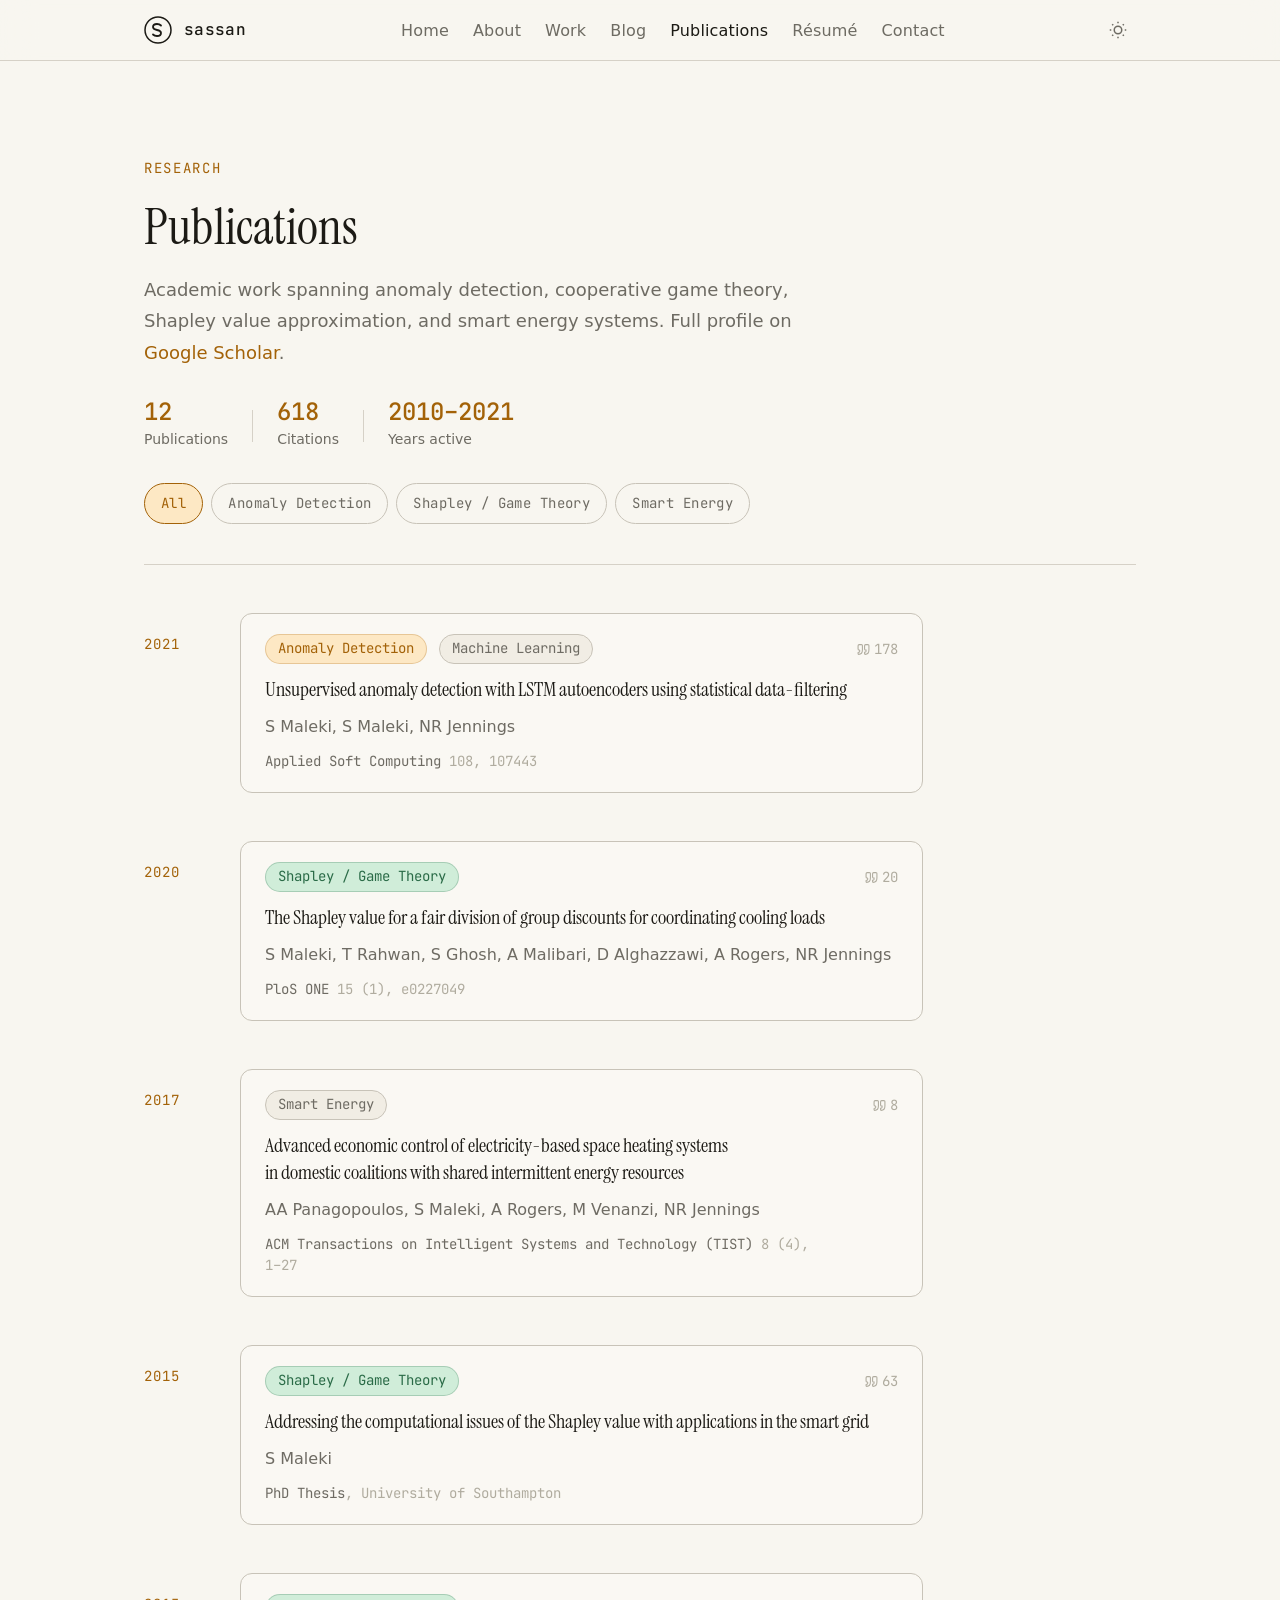
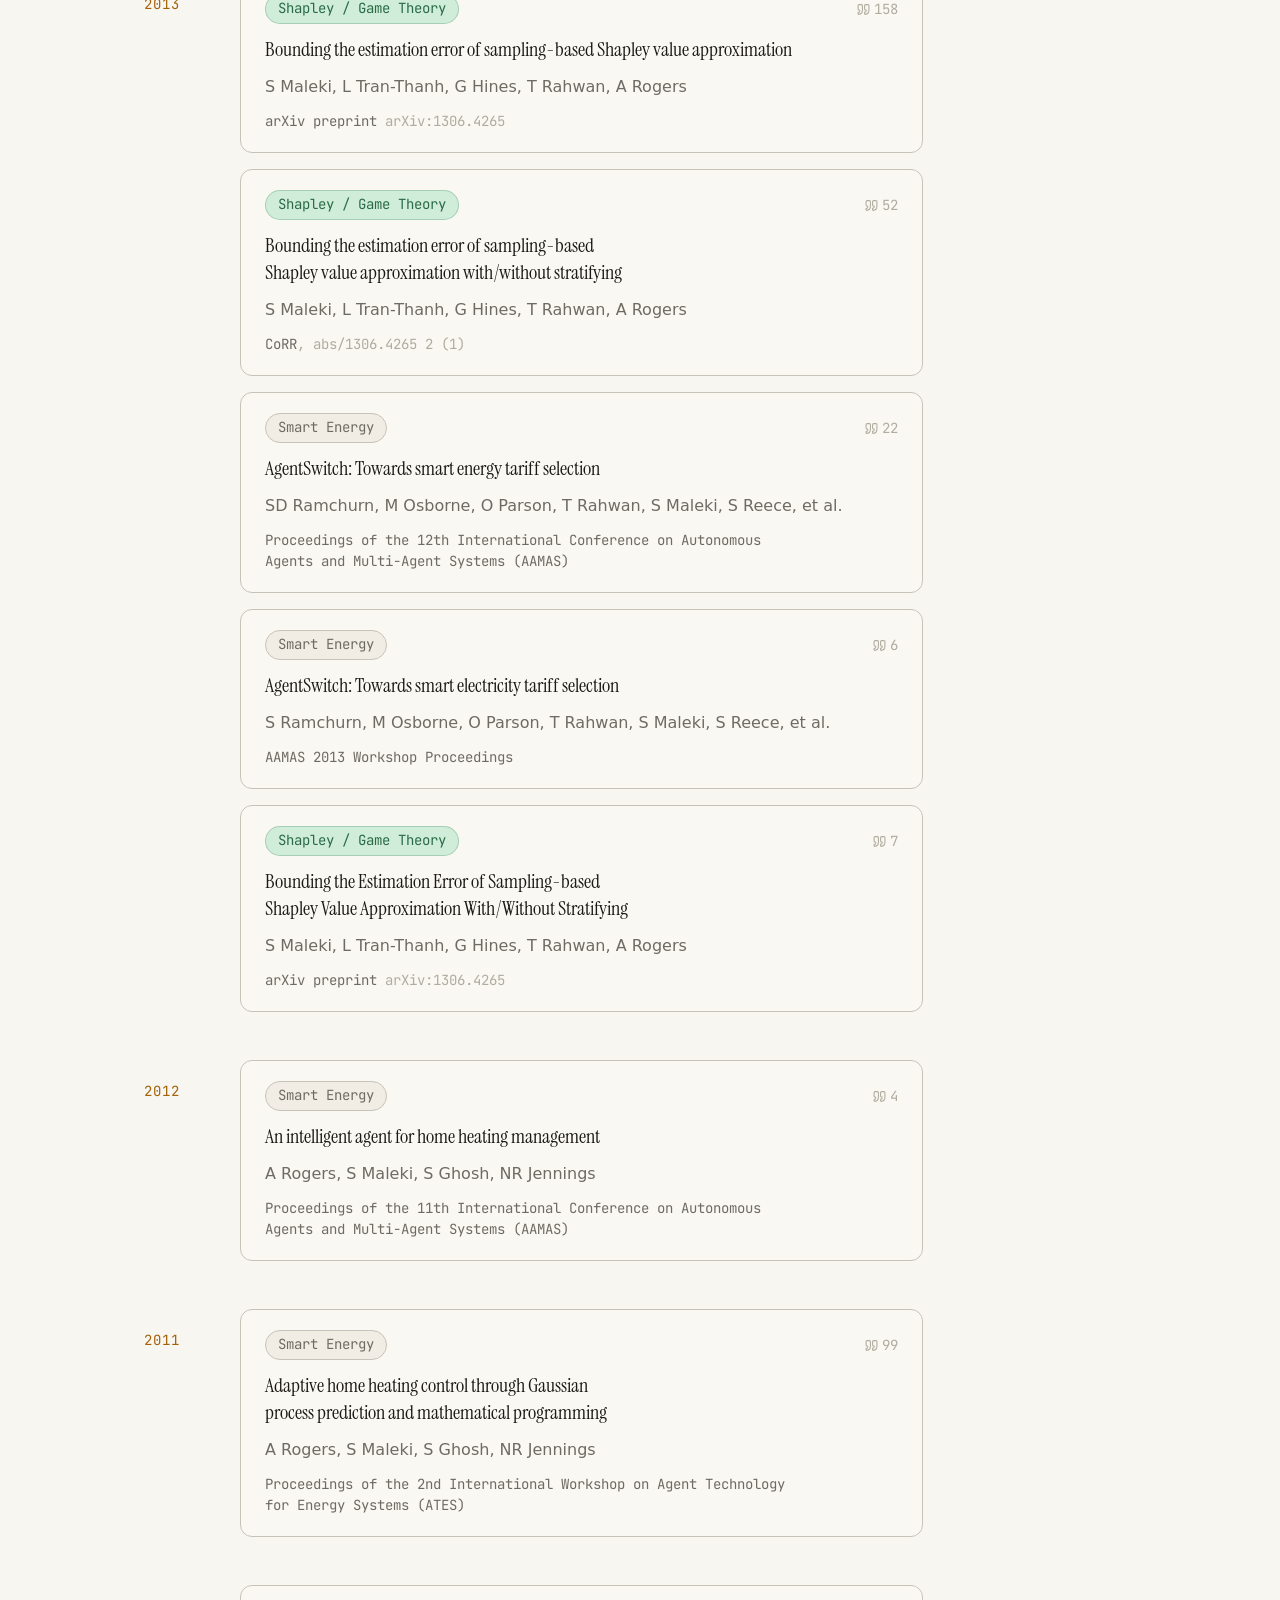
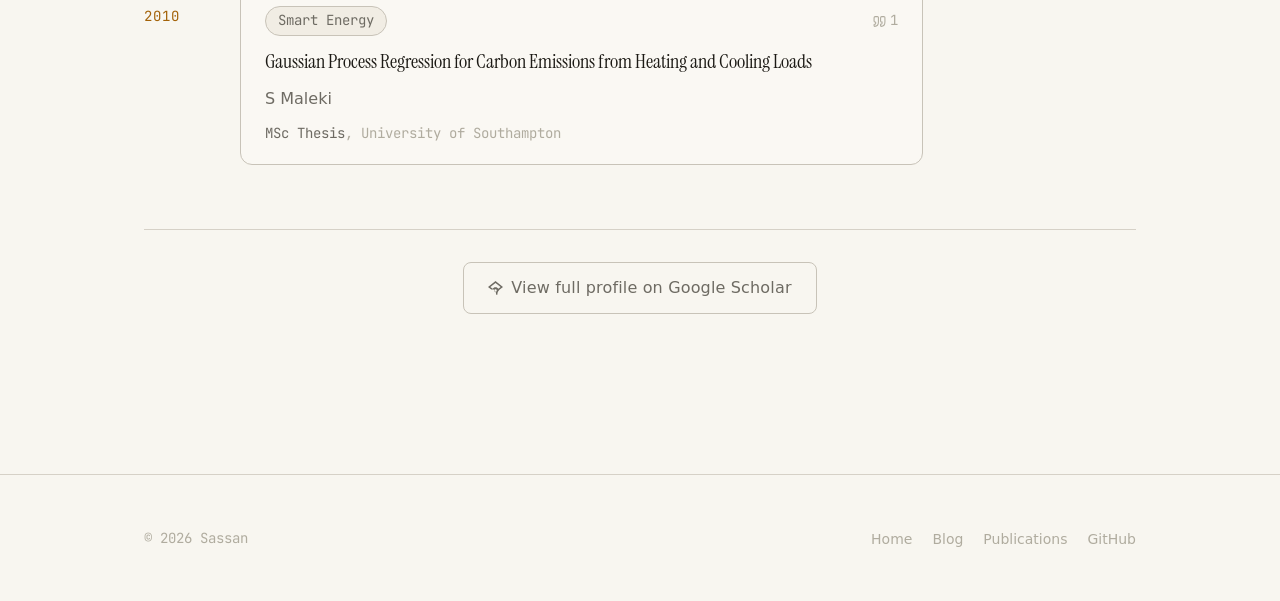
<file: publications/index.html>
<!DOCTYPE html>
<html lang="en" data-theme="dark">
<head>
  <meta charset="UTF-8" />
  <meta name="viewport" content="width=device-width, initial-scale=1.0" />
  <title>Publications — Sassan</title>
  <meta name="description" content="Academic publications by Sasan Maleki. Research in anomaly detection, Shapley value approximation, cooperative game theory, and smart energy systems." />

  <link rel="preconnect" href="https://fonts.googleapis.com" />
  <link rel="preconnect" href="https://fonts.gstatic.com" crossorigin />
  <link href="https://fonts.googleapis.com/css2?family=Instrument+Serif:ital@0;1&family=JetBrains+Mono:wght@300;400;500&display=swap" rel="stylesheet" />
  <link href="https://api.fontshare.com/v2/css?f[]=geist@300,400,500,600&display=swap" rel="stylesheet" />

  <link rel="icon" href="data:image/svg+xml,<svg xmlns='http://www.w3.org/2000/svg' viewBox='0 0 32 32'><rect width='32' height='32' rx='6' fill='%23d4870a'/><text x='6' y='23' font-family='monospace' font-size='18' font-weight='bold' fill='%230e0d0b'>S</text></svg>" />

  <link rel="stylesheet" href="../css/tokens.css" />
  <link rel="stylesheet" href="../css/base.css" />
  <link rel="stylesheet" href="publications.css" />

  <script>
    (function(){
      var prefersDark = window.matchMedia('(prefers-color-scheme: dark)').matches;
      document.documentElement.setAttribute('data-theme', prefersDark ? 'dark' : 'light');
    })();
  </script>
</head>
<body>

  <header class="site-header" id="site-header">
    <div class="container">
      <nav class="nav-inner" aria-label="Main navigation">
        <a href="../" class="nav-logo">
          <svg width="28" height="28" viewBox="0 0 28 28" fill="none" aria-hidden="true">
            <circle cx="14" cy="14" r="13" stroke="currentColor" stroke-width="1.5"/>
            <path d="M9 18.5 C9 18.5 10.5 20 13 20 C15.5 20 17 18.5 17 17 C17 15.5 15.5 14.5 13 14 C10.5 13.5 9 12.5 9 11 C9 9.5 10.5 8 13 8 C15.5 8 17 9.5 17 9.5" stroke="currentColor" stroke-width="1.8" stroke-linecap="round"/>
          </svg>
          <span>sassan</span>
        </a>
        <ul class="nav-links" id="nav-links" role="list">
          <li><a href="../">Home</a></li>
          <li><a href="../#about">About</a></li>
          <li><a href="../#work">Work</a></li>
          <li><a href="../blog/">Blog</a></li>
          <li><a href="./" aria-current="page">Publications</a></li>
          <li><a href="../resume/">Résumé</a></li>
          <li><a href="../#contact">Contact</a></li>
        </ul>
        <div class="nav-actions">
          <button class="theme-toggle" data-theme-toggle aria-label="Switch to light mode">
            <svg width="18" height="18" viewBox="0 0 24 24" fill="none" stroke="currentColor" stroke-width="2">
              <path d="M21 12.79A9 9 0 1 1 11.21 3 7 7 0 0 0 21 12.79z"/>
            </svg>
          </button>
          <button class="nav-mobile-toggle" id="nav-mobile-toggle" aria-label="Open menu" aria-expanded="false" aria-controls="nav-links">
            <svg width="20" height="20" viewBox="0 0 24 24" fill="none" stroke="currentColor" stroke-width="2">
              <line x1="3" y1="6" x2="21" y2="6"/><line x1="3" y1="12" x2="21" y2="12"/><line x1="3" y1="18" x2="21" y2="18"/>
            </svg>
          </button>
        </div>
      </nav>
    </div>
  </header>

  <main>
    <div class="container">

      <!-- Page header -->
      <div class="pub-header">
        <p class="section-label">Research</p>
        <h1 class="pub-main-title">Publications</h1>
        <p class="pub-main-sub">
          Academic work spanning anomaly detection, cooperative game theory, Shapley value approximation,
          and smart energy systems. Full profile on
          <a href="https://scholar.google.com/citations?user=Qnr63bYAAAAJ&hl=en" target="_blank" rel="noopener">Google Scholar</a>.
        </p>

        <!-- Stats strip -->
        <div class="pub-stats" role="list">
          <div class="pub-stat" role="listitem">
            <span class="pub-stat-value">12</span>
            <span class="pub-stat-label">Publications</span>
          </div>
          <div class="pub-stat-divider" aria-hidden="true"></div>
          <div class="pub-stat" role="listitem">
            <span class="pub-stat-value">618</span>
            <span class="pub-stat-label">Citations</span>
          </div>
          <div class="pub-stat-divider" aria-hidden="true"></div>
          <div class="pub-stat" role="listitem">
            <span class="pub-stat-value">2010–2021</span>
            <span class="pub-stat-label">Years active</span>
          </div>
        </div>

        <!-- Filter -->
        <div class="pub-filters" role="group" aria-label="Filter publications by topic">
          <button class="filter-btn filter-btn--active" data-filter="all">All</button>
          <button class="filter-btn" data-filter="anomaly">Anomaly Detection</button>
          <button class="filter-btn" data-filter="shapley">Shapley / Game Theory</button>
          <button class="filter-btn" data-filter="energy">Smart Energy</button>
        </div>
      </div>

      <!-- Publications list -->
      <ol class="pub-list" id="pub-list" reversed>

        <!-- 2021 -->
        <li class="pub-year-group" data-year="2021">
          <span class="pub-year-marker">2021</span>
          <div class="pub-year-papers">

            <article class="pub-card" data-topic="anomaly">
              <div class="pub-card-inner">
                <div class="pub-card-meta">
                  <span class="tag tag--amber">Anomaly Detection</span>
                  <span class="tag">Machine Learning</span>
                  <span class="pub-citations">
                    <svg width="13" height="13" viewBox="0 0 24 24" fill="none" stroke="currentColor" stroke-width="2" aria-hidden="true"><path d="M3 21c3 0 7-1 7-8V5c0-1.25-.756-2.017-2-2H4c-1.25 0-2 .75-2 1.972V11c0 1.25.75 2 2 2 1 0 1 0 1 1v1c0 1-1 2-2 2s-1 .008-1 1.031V20c0 1 0 1 1 1z"/><path d="M15 21c3 0 7-1 7-8V5c0-1.25-.757-2.017-2-2h-4c-1.25 0-2 .75-2 1.972V11c0 1.25.75 2 2 2h.75c0 2.25.25 4-2.75 4v3c0 1 0 1 1 1z"/></svg>
                    178
                  </span>
                </div>
                <h2 class="pub-card-title">
                  <a href="https://scholar.google.com/citations?view_op=view_citation&hl=en&user=Qnr63bYAAAAJ&citation_for_view=Qnr63bYAAAAJ:_FxGoFyzp5QC" target="_blank" rel="noopener">
                    Unsupervised anomaly detection with LSTM autoencoders using statistical data-filtering
                  </a>
                </h2>
                <p class="pub-card-authors">S Maleki, S Maleki, NR Jennings</p>
                <p class="pub-card-venue">
                  <em>Applied Soft Computing</em> 108, 107443
                </p>
              </div>
            </article>

          </div>
        </li>

        <!-- 2020 -->
        <li class="pub-year-group" data-year="2020">
          <span class="pub-year-marker">2020</span>
          <div class="pub-year-papers">

            <article class="pub-card" data-topic="shapley">
              <div class="pub-card-inner">
                <div class="pub-card-meta">
                  <span class="tag tag--green">Shapley / Game Theory</span>
                  <span class="pub-citations">
                    <svg width="13" height="13" viewBox="0 0 24 24" fill="none" stroke="currentColor" stroke-width="2" aria-hidden="true"><path d="M3 21c3 0 7-1 7-8V5c0-1.25-.756-2.017-2-2H4c-1.25 0-2 .75-2 1.972V11c0 1.25.75 2 2 2 1 0 1 0 1 1v1c0 1-1 2-2 2s-1 .008-1 1.031V20c0 1 0 1 1 1z"/><path d="M15 21c3 0 7-1 7-8V5c0-1.25-.757-2.017-2-2h-4c-1.25 0-2 .75-2 1.972V11c0 1.25.75 2 2 2h.75c0 2.25.25 4-2.75 4v3c0 1 0 1 1 1z"/></svg>
                    20
                  </span>
                </div>
                <h2 class="pub-card-title">
                  <a href="https://scholar.google.com/citations?view_op=view_citation&hl=en&user=Qnr63bYAAAAJ&citation_for_view=Qnr63bYAAAAJ:WF5omc3nYNoC" target="_blank" rel="noopener">
                    The Shapley value for a fair division of group discounts for coordinating cooling loads
                  </a>
                </h2>
                <p class="pub-card-authors">S Maleki, T Rahwan, S Ghosh, A Malibari, D Alghazzawi, A Rogers, NR Jennings</p>
                <p class="pub-card-venue">
                  <em>PloS ONE</em> 15 (1), e0227049
                </p>
              </div>
            </article>

          </div>
        </li>

        <!-- 2017 -->
        <li class="pub-year-group" data-year="2017">
          <span class="pub-year-marker">2017</span>
          <div class="pub-year-papers">

            <article class="pub-card" data-topic="energy">
              <div class="pub-card-inner">
                <div class="pub-card-meta">
                  <span class="tag">Smart Energy</span>
                  <span class="pub-citations">
                    <svg width="13" height="13" viewBox="0 0 24 24" fill="none" stroke="currentColor" stroke-width="2" aria-hidden="true"><path d="M3 21c3 0 7-1 7-8V5c0-1.25-.756-2.017-2-2H4c-1.25 0-2 .75-2 1.972V11c0 1.25.75 2 2 2 1 0 1 0 1 1v1c0 1-1 2-2 2s-1 .008-1 1.031V20c0 1 0 1 1 1z"/><path d="M15 21c3 0 7-1 7-8V5c0-1.25-.757-2.017-2-2h-4c-1.25 0-2 .75-2 1.972V11c0 1.25.75 2 2 2h.75c0 2.25.25 4-2.75 4v3c0 1 0 1 1 1z"/></svg>
                    8
                  </span>
                </div>
                <h2 class="pub-card-title">
                  <a href="https://scholar.google.com/citations?view_op=view_citation&hl=en&user=Qnr63bYAAAAJ&citation_for_view=Qnr63bYAAAAJ:YsMSGLbcyi4C" target="_blank" rel="noopener">
                    Advanced economic control of electricity-based space heating systems in domestic coalitions with shared intermittent energy resources
                  </a>
                </h2>
                <p class="pub-card-authors">AA Panagopoulos, S Maleki, A Rogers, M Venanzi, NR Jennings</p>
                <p class="pub-card-venue">
                  <em>ACM Transactions on Intelligent Systems and Technology (TIST)</em> 8 (4), 1–27
                </p>
              </div>
            </article>

          </div>
        </li>

        <!-- 2015 -->
        <li class="pub-year-group" data-year="2015">
          <span class="pub-year-marker">2015</span>
          <div class="pub-year-papers">

            <article class="pub-card" data-topic="shapley">
              <div class="pub-card-inner">
                <div class="pub-card-meta">
                  <span class="tag tag--green">Shapley / Game Theory</span>
                  <span class="pub-citations">
                    <svg width="13" height="13" viewBox="0 0 24 24" fill="none" stroke="currentColor" stroke-width="2" aria-hidden="true"><path d="M3 21c3 0 7-1 7-8V5c0-1.25-.756-2.017-2-2H4c-1.25 0-2 .75-2 1.972V11c0 1.25.75 2 2 2 1 0 1 0 1 1v1c0 1-1 2-2 2s-1 .008-1 1.031V20c0 1 0 1 1 1z"/><path d="M15 21c3 0 7-1 7-8V5c0-1.25-.757-2.017-2-2h-4c-1.25 0-2 .75-2 1.972V11c0 1.25.75 2 2 2h.75c0 2.25.25 4-2.75 4v3c0 1 0 1 1 1z"/></svg>
                    63
                  </span>
                </div>
                <h2 class="pub-card-title">
                  <a href="https://scholar.google.com/citations?view_op=view_citation&hl=en&user=Qnr63bYAAAAJ&citation_for_view=Qnr63bYAAAAJ:W7OEmFMy1HYC" target="_blank" rel="noopener">
                    Addressing the computational issues of the Shapley value with applications in the smart grid
                  </a>
                </h2>
                <p class="pub-card-authors">S Maleki</p>
                <p class="pub-card-venue">
                  <em>PhD Thesis</em>, University of Southampton
                </p>
              </div>
            </article>

          </div>
        </li>

        <!-- 2013 -->
        <li class="pub-year-group" data-year="2013">
          <span class="pub-year-marker">2013</span>
          <div class="pub-year-papers">

            <article class="pub-card" data-topic="shapley">
              <div class="pub-card-inner">
                <div class="pub-card-meta">
                  <span class="tag tag--green">Shapley / Game Theory</span>
                  <span class="pub-citations">
                    <svg width="13" height="13" viewBox="0 0 24 24" fill="none" stroke="currentColor" stroke-width="2" aria-hidden="true"><path d="M3 21c3 0 7-1 7-8V5c0-1.25-.756-2.017-2-2H4c-1.25 0-2 .75-2 1.972V11c0 1.25.75 2 2 2 1 0 1 0 1 1v1c0 1-1 2-2 2s-1 .008-1 1.031V20c0 1 0 1 1 1z"/><path d="M15 21c3 0 7-1 7-8V5c0-1.25-.757-2.017-2-2h-4c-1.25 0-2 .75-2 1.972V11c0 1.25.75 2 2 2h.75c0 2.25.25 4-2.75 4v3c0 1 0 1 1 1z"/></svg>
                    158
                  </span>
                </div>
                <h2 class="pub-card-title">
                  <a href="https://arxiv.org/abs/1306.4265" target="_blank" rel="noopener">
                    Bounding the estimation error of sampling-based Shapley value approximation
                  </a>
                </h2>
                <p class="pub-card-authors">S Maleki, L Tran-Thanh, G Hines, T Rahwan, A Rogers</p>
                <p class="pub-card-venue">
                  <em>arXiv preprint</em> arXiv:1306.4265
                </p>
              </div>
            </article>

            <article class="pub-card" data-topic="shapley">
              <div class="pub-card-inner">
                <div class="pub-card-meta">
                  <span class="tag tag--green">Shapley / Game Theory</span>
                  <span class="pub-citations">
                    <svg width="13" height="13" viewBox="0 0 24 24" fill="none" stroke="currentColor" stroke-width="2" aria-hidden="true"><path d="M3 21c3 0 7-1 7-8V5c0-1.25-.756-2.017-2-2H4c-1.25 0-2 .75-2 1.972V11c0 1.25.75 2 2 2 1 0 1 0 1 1v1c0 1-1 2-2 2s-1 .008-1 1.031V20c0 1 0 1 1 1z"/><path d="M15 21c3 0 7-1 7-8V5c0-1.25-.757-2.017-2-2h-4c-1.25 0-2 .75-2 1.972V11c0 1.25.75 2 2 2h.75c0 2.25.25 4-2.75 4v3c0 1 0 1 1 1z"/></svg>
                    52
                  </span>
                </div>
                <h2 class="pub-card-title">
                  <a href="https://arxiv.org/abs/1306.4265" target="_blank" rel="noopener">
                    Bounding the estimation error of sampling-based Shapley value approximation with/without stratifying
                  </a>
                </h2>
                <p class="pub-card-authors">S Maleki, L Tran-Thanh, G Hines, T Rahwan, A Rogers</p>
                <p class="pub-card-venue">
                  <em>CoRR</em>, abs/1306.4265 2 (1)
                </p>
              </div>
            </article>

            <article class="pub-card" data-topic="energy">
              <div class="pub-card-inner">
                <div class="pub-card-meta">
                  <span class="tag">Smart Energy</span>
                  <span class="pub-citations">
                    <svg width="13" height="13" viewBox="0 0 24 24" fill="none" stroke="currentColor" stroke-width="2" aria-hidden="true"><path d="M3 21c3 0 7-1 7-8V5c0-1.25-.756-2.017-2-2H4c-1.25 0-2 .75-2 1.972V11c0 1.25.75 2 2 2 1 0 1 0 1 1v1c0 1-1 2-2 2s-1 .008-1 1.031V20c0 1 0 1 1 1z"/><path d="M15 21c3 0 7-1 7-8V5c0-1.25-.757-2.017-2-2h-4c-1.25 0-2 .75-2 1.972V11c0 1.25.75 2 2 2h.75c0 2.25.25 4-2.75 4v3c0 1 0 1 1 1z"/></svg>
                    22
                  </span>
                </div>
                <h2 class="pub-card-title">
                  <a href="https://scholar.google.com/citations?view_op=view_citation&hl=en&user=Qnr63bYAAAAJ&citation_for_view=Qnr63bYAAAAJ:9yKSN-GCB0IC" target="_blank" rel="noopener">
                    AgentSwitch: Towards smart energy tariff selection
                  </a>
                </h2>
                <p class="pub-card-authors">SD Ramchurn, M Osborne, O Parson, T Rahwan, S Maleki, S Reece, et al.</p>
                <p class="pub-card-venue">
                  <em>Proceedings of the 12th International Conference on Autonomous Agents and Multi-Agent Systems (AAMAS)</em>
                </p>
              </div>
            </article>

            <article class="pub-card" data-topic="energy">
              <div class="pub-card-inner">
                <div class="pub-card-meta">
                  <span class="tag">Smart Energy</span>
                  <span class="pub-citations">
                    <svg width="13" height="13" viewBox="0 0 24 24" fill="none" stroke="currentColor" stroke-width="2" aria-hidden="true"><path d="M3 21c3 0 7-1 7-8V5c0-1.25-.756-2.017-2-2H4c-1.25 0-2 .75-2 1.972V11c0 1.25.75 2 2 2 1 0 1 0 1 1v1c0 1-1 2-2 2s-1 .008-1 1.031V20c0 1 0 1 1 1z"/><path d="M15 21c3 0 7-1 7-8V5c0-1.25-.757-2.017-2-2h-4c-1.25 0-2 .75-2 1.972V11c0 1.25.75 2 2 2h.75c0 2.25.25 4-2.75 4v3c0 1 0 1 1 1z"/></svg>
                    6
                  </span>
                </div>
                <h2 class="pub-card-title">
                  <a href="https://scholar.google.com/citations?view_op=view_citation&hl=en&user=Qnr63bYAAAAJ&citation_for_view=Qnr63bYAAAAJ:5nxA0vEk-isC" target="_blank" rel="noopener">
                    AgentSwitch: Towards smart electricity tariff selection
                  </a>
                </h2>
                <p class="pub-card-authors">S Ramchurn, M Osborne, O Parson, T Rahwan, S Maleki, S Reece, et al.</p>
                <p class="pub-card-venue">
                  <em>AAMAS 2013 Workshop Proceedings</em>
                </p>
              </div>
            </article>

            <article class="pub-card" data-topic="shapley">
              <div class="pub-card-inner">
                <div class="pub-card-meta">
                  <span class="tag tag--green">Shapley / Game Theory</span>
                  <span class="pub-citations">
                    <svg width="13" height="13" viewBox="0 0 24 24" fill="none" stroke="currentColor" stroke-width="2" aria-hidden="true"><path d="M3 21c3 0 7-1 7-8V5c0-1.25-.756-2.017-2-2H4c-1.25 0-2 .75-2 1.972V11c0 1.25.75 2 2 2 1 0 1 0 1 1v1c0 1-1 2-2 2s-1 .008-1 1.031V20c0 1 0 1 1 1z"/><path d="M15 21c3 0 7-1 7-8V5c0-1.25-.757-2.017-2-2h-4c-1.25 0-2 .75-2 1.972V11c0 1.25.75 2 2 2h.75c0 2.25.25 4-2.75 4v3c0 1 0 1 1 1z"/></svg>
                    7
                  </span>
                </div>
                <h2 class="pub-card-title">
                  <a href="https://scholar.google.com/citations?view_op=view_citation&hl=en&user=Qnr63bYAAAAJ&citation_for_view=Qnr63bYAAAAJ:MXK_kJrjxJIC" target="_blank" rel="noopener">
                    Bounding the Estimation Error of Sampling-based Shapley Value Approximation With/Without Stratifying
                  </a>
                </h2>
                <p class="pub-card-authors">S Maleki, L Tran-Thanh, G Hines, T Rahwan, A Rogers</p>
                <p class="pub-card-venue">
                  <em>arXiv preprint</em> arXiv:1306.4265
                </p>
              </div>
            </article>

          </div>
        </li>

        <!-- 2012 -->
        <li class="pub-year-group" data-year="2012">
          <span class="pub-year-marker">2012</span>
          <div class="pub-year-papers">

            <article class="pub-card" data-topic="energy">
              <div class="pub-card-inner">
                <div class="pub-card-meta">
                  <span class="tag">Smart Energy</span>
                  <span class="pub-citations">
                    <svg width="13" height="13" viewBox="0 0 24 24" fill="none" stroke="currentColor" stroke-width="2" aria-hidden="true"><path d="M3 21c3 0 7-1 7-8V5c0-1.25-.756-2.017-2-2H4c-1.25 0-2 .75-2 1.972V11c0 1.25.75 2 2 2 1 0 1 0 1 1v1c0 1-1 2-2 2s-1 .008-1 1.031V20c0 1 0 1 1 1z"/><path d="M15 21c3 0 7-1 7-8V5c0-1.25-.757-2.017-2-2h-4c-1.25 0-2 .75-2 1.972V11c0 1.25.75 2 2 2h.75c0 2.25.25 4-2.75 4v3c0 1 0 1 1 1z"/></svg>
                    4
                  </span>
                </div>
                <h2 class="pub-card-title">
                  <a href="https://scholar.google.com/citations?view_op=view_citation&hl=en&user=Qnr63bYAAAAJ&citation_for_view=Qnr63bYAAAAJ:u-x6o8ySG0sC" target="_blank" rel="noopener">
                    An intelligent agent for home heating management
                  </a>
                </h2>
                <p class="pub-card-authors">A Rogers, S Maleki, S Ghosh, NR Jennings</p>
                <p class="pub-card-venue">
                  <em>Proceedings of the 11th International Conference on Autonomous Agents and Multi-Agent Systems (AAMAS)</em>
                </p>
              </div>
            </article>

          </div>
        </li>

        <!-- 2011 -->
        <li class="pub-year-group" data-year="2011">
          <span class="pub-year-marker">2011</span>
          <div class="pub-year-papers">

            <article class="pub-card" data-topic="energy">
              <div class="pub-card-inner">
                <div class="pub-card-meta">
                  <span class="tag">Smart Energy</span>
                  <span class="pub-citations">
                    <svg width="13" height="13" viewBox="0 0 24 24" fill="none" stroke="currentColor" stroke-width="2" aria-hidden="true"><path d="M3 21c3 0 7-1 7-8V5c0-1.25-.756-2.017-2-2H4c-1.25 0-2 .75-2 1.972V11c0 1.25.75 2 2 2 1 0 1 0 1 1v1c0 1-1 2-2 2s-1 .008-1 1.031V20c0 1 0 1 1 1z"/><path d="M15 21c3 0 7-1 7-8V5c0-1.25-.757-2.017-2-2h-4c-1.25 0-2 .75-2 1.972V11c0 1.25.75 2 2 2h.75c0 2.25.25 4-2.75 4v3c0 1 0 1 1 1z"/></svg>
                    99
                  </span>
                </div>
                <h2 class="pub-card-title">
                  <a href="https://scholar.google.com/citations?view_op=view_citation&hl=en&user=Qnr63bYAAAAJ&citation_for_view=Qnr63bYAAAAJ:u5HHmVD_uO8C" target="_blank" rel="noopener">
                    Adaptive home heating control through Gaussian process prediction and mathematical programming
                  </a>
                </h2>
                <p class="pub-card-authors">A Rogers, S Maleki, S Ghosh, NR Jennings</p>
                <p class="pub-card-venue">
                  <em>Proceedings of the 2nd International Workshop on Agent Technology for Energy Systems (ATES)</em>
                </p>
              </div>
            </article>

          </div>
        </li>

        <!-- 2010 -->
        <li class="pub-year-group" data-year="2010">
          <span class="pub-year-marker">2010</span>
          <div class="pub-year-papers">

            <article class="pub-card" data-topic="energy">
              <div class="pub-card-inner">
                <div class="pub-card-meta">
                  <span class="tag">Smart Energy</span>
                  <span class="pub-citations">
                    <svg width="13" height="13" viewBox="0 0 24 24" fill="none" stroke="currentColor" stroke-width="2" aria-hidden="true"><path d="M3 21c3 0 7-1 7-8V5c0-1.25-.756-2.017-2-2H4c-1.25 0-2 .75-2 1.972V11c0 1.25.75 2 2 2 1 0 1 0 1 1v1c0 1-1 2-2 2s-1 .008-1 1.031V20c0 1 0 1 1 1z"/><path d="M15 21c3 0 7-1 7-8V5c0-1.25-.757-2.017-2-2h-4c-1.25 0-2 .75-2 1.972V11c0 1.25.75 2 2 2h.75c0 2.25.25 4-2.75 4v3c0 1 0 1 1 1z"/></svg>
                    1
                  </span>
                </div>
                <h2 class="pub-card-title">
                  <a href="https://scholar.google.com/citations?view_op=view_citation&hl=en&user=Qnr63bYAAAAJ&citation_for_view=Qnr63bYAAAAJ:IjCSPb-OGe4C" target="_blank" rel="noopener">
                    Gaussian Process Regression for Carbon Emissions from Heating and Cooling Loads
                  </a>
                </h2>
                <p class="pub-card-authors">S Maleki</p>
                <p class="pub-card-venue">
                  <em>MSc Thesis</em>, University of Southampton
                </p>
              </div>
            </article>

          </div>
        </li>

      </ol>

      <!-- Scholar link -->
      <div class="pub-footer-cta">
        <a href="https://scholar.google.com/citations?user=Qnr63bYAAAAJ&hl=en" target="_blank" rel="noopener" class="btn btn--ghost">
          <svg width="15" height="15" viewBox="0 0 24 24" fill="currentColor" aria-hidden="true"><path d="M5.242 13.769 0 9.5 12 0l12 9.5-5.242 4.269C17.548 15.036 15 17.8 15 21v1h-2v-1c0-3.2-2.548-5.964-3.758-7.231zM12 3.19 3.81 9.5 7.5 12.5c.67-1.5 2.5-2.5 4.5-2.5s3.83 1 4.5 2.5l3.69-3-8.19-6.31zM12 13c-1.1 0-2 .9-2 2s.9 2 2 2 2-.9 2-2-.9-2-2-2z"/></svg>
          View full profile on Google Scholar
        </a>
      </div>

    </div>
  </main>

  <footer class="site-footer">
    <div class="container">
      <div class="footer-inner">
        <p class="footer-copy">© 2026 Sassan</p>
        <ul class="footer-links" role="list">
          <li><a href="../">Home</a></li>
          <li><a href="../blog/">Blog</a></li>
          <li><a href="./">Publications</a></li>
          <li><a href="https://github.com/s-maleki" target="_blank" rel="noopener">GitHub</a></li>
        </ul>
      </div>
    </div>
  </footer>

  <script src="../js/main.js"></script>
  <script src="publications.js"></script>
</body>
</html>
</file>
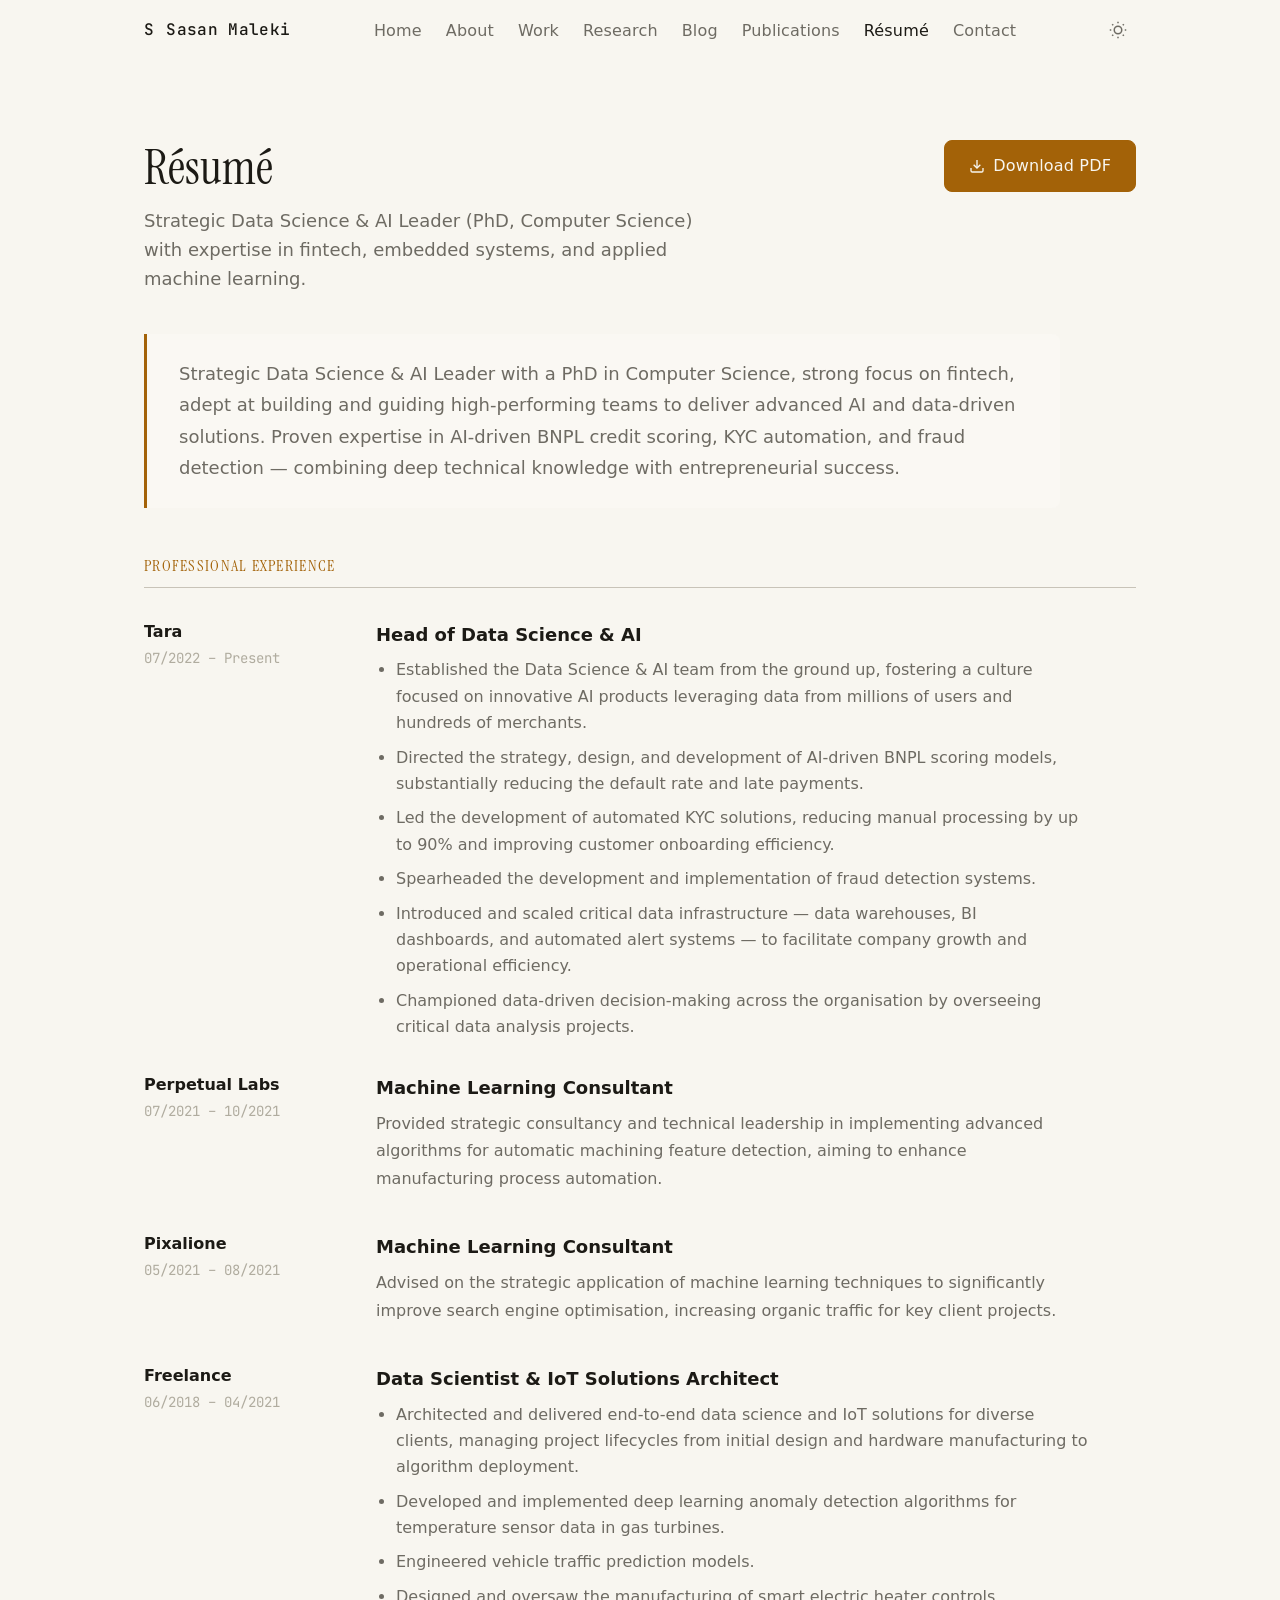
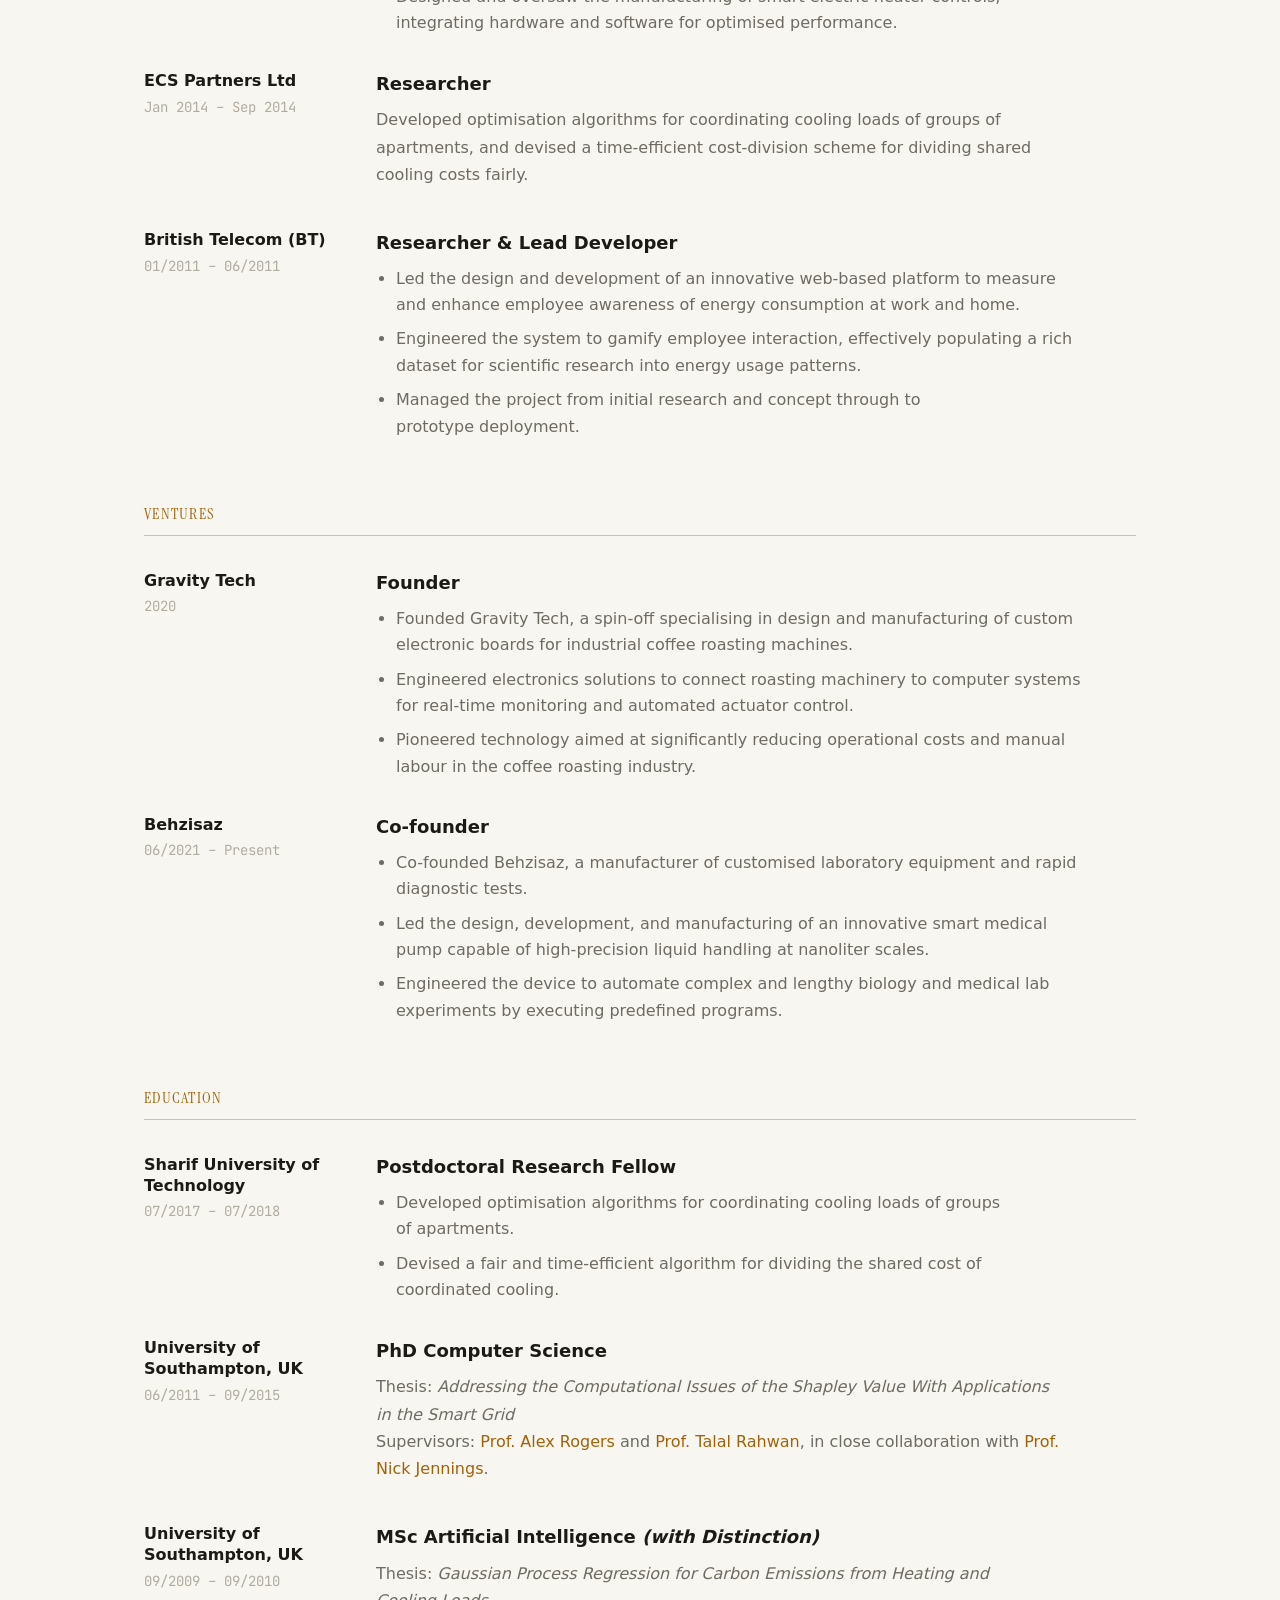
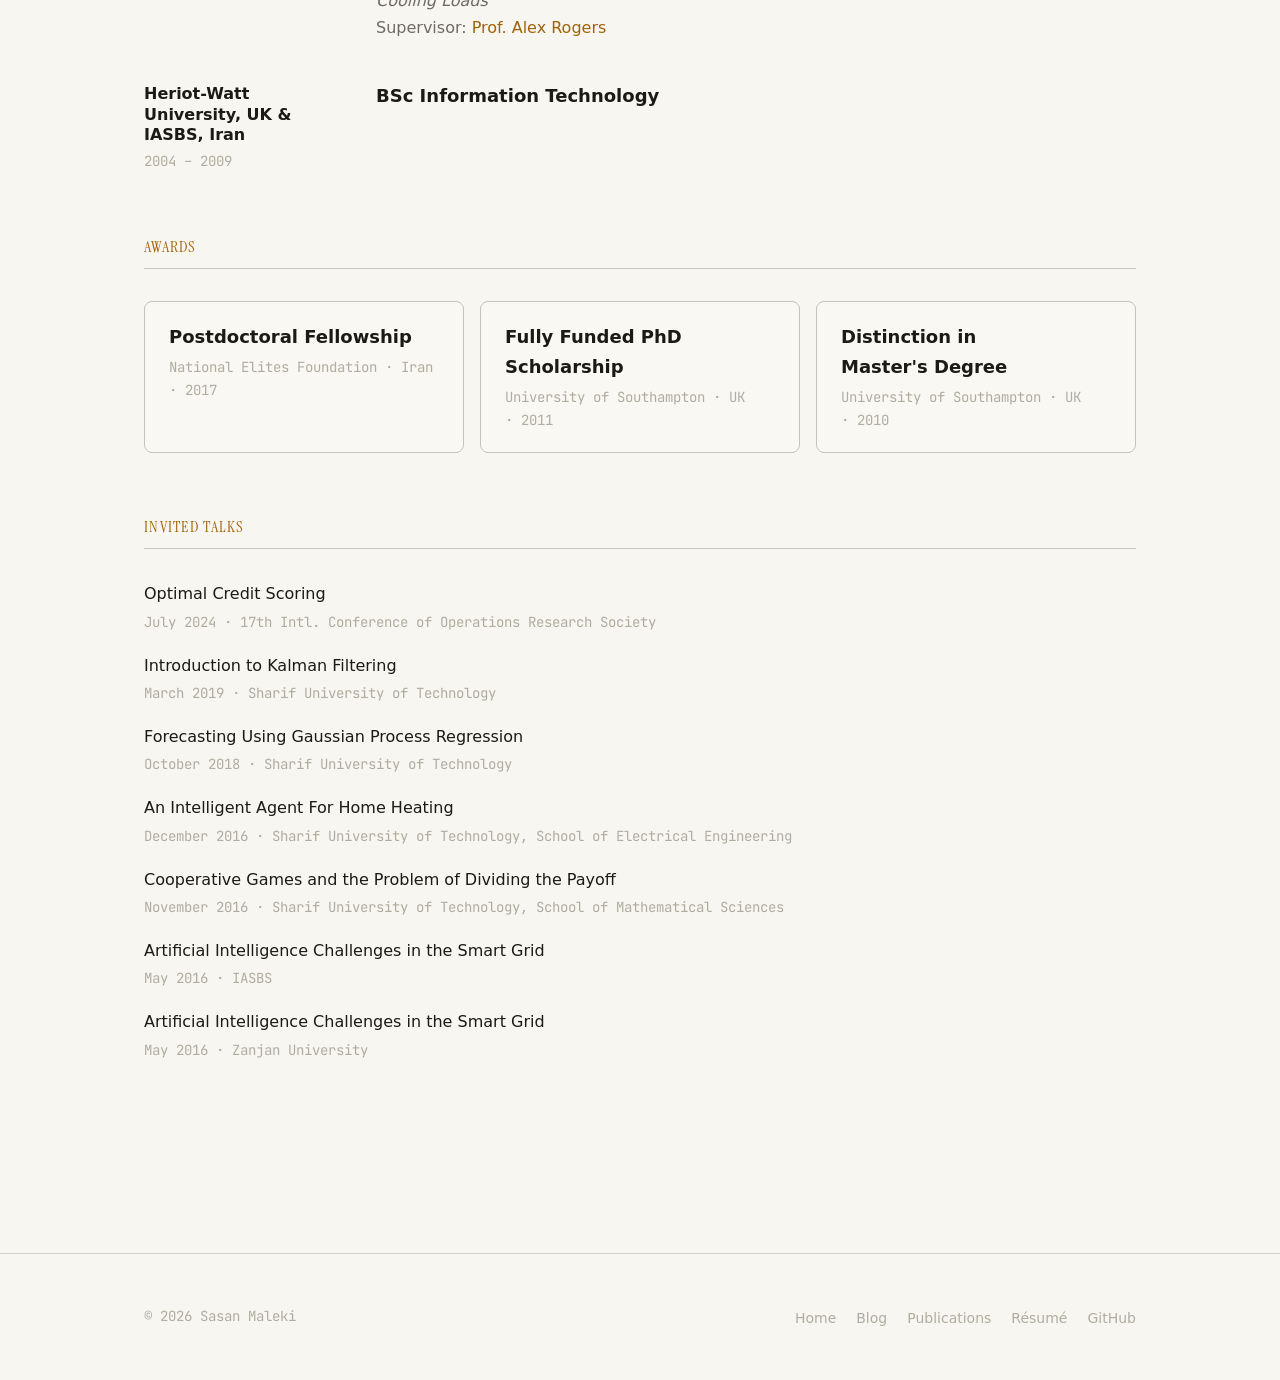
<file: resume/index.html>
<!DOCTYPE html>
<html lang="en" data-theme="dark">
<head>
  <meta charset="UTF-8" />
  <meta name="viewport" content="width=device-width, initial-scale=1.0" />
  <title>Résumé — Sasan Maleki</title>
  <meta name="description" content="Résumé of Sasan Maleki — Data Science & AI Leader, PhD Computer Science." />

  <link rel="preconnect" href="https://fonts.googleapis.com" />
  <link rel="preconnect" href="https://fonts.gstatic.com" crossorigin />
  <link href="https://fonts.googleapis.com/css2?family=Instrument+Serif:ital@0;1&family=JetBrains+Mono:wght@300;400;500&display=swap" rel="stylesheet" />
  <link href="https://api.fontshare.com/v2/css?f[]=geist@300,400,500,600&display=swap" rel="stylesheet" />

  <link rel="icon" href="data:image/svg+xml,<svg xmlns='http://www.w3.org/2000/svg' viewBox='0 0 32 32'><rect width='32' height='32' rx='6' fill='%23d4870a'/><text x='6' y='23' font-family='monospace' font-size='18' font-weight='bold' fill='%230e0d0b'>S</text></svg>" />

  <link rel="stylesheet" href="../css/tokens.css" />
  <link rel="stylesheet" href="../css/base.css" />
  <link rel="stylesheet" href="resume.css" />
</head>
<body>

  <!-- ── Navigation ── -->
  <header class="nav" id="site-nav">
    <div class="container">
      <nav class="nav-inner" aria-label="Main navigation">
        <a href="../" class="nav-logo" aria-label="Sassan — home">
          <span class="nav-logo__mark">S</span>
          <span class="nav-logo__name">Sasan Maleki</span>
        </a>
        <ul class="nav-links" id="nav-links" role="list">
          <li><a href="../">Home</a></li>
          <li><a href="../#about">About</a></li>
          <li><a href="../#work">Work</a></li>
          <li><a href="../#research">Research</a></li>
          <li><a href="../blog/">Blog</a></li>
          <li><a href="../publications/">Publications</a></li>
          <li><a href="." aria-current="page">Résumé</a></li>
          <li><a href="../#contact">Contact</a></li>
        </ul>
        <div class="nav-actions">
          <button class="theme-toggle" id="theme-toggle" aria-label="Toggle theme" title="Toggle theme">
            <svg width="18" height="18" viewBox="0 0 24 24" fill="none" stroke="currentColor" stroke-width="2" aria-hidden="true"><circle cx="12" cy="12" r="5"/><line x1="12" y1="1" x2="12" y2="3"/><line x1="12" y1="21" x2="12" y2="23"/><line x1="4.22" y1="4.22" x2="5.64" y2="5.64"/><line x1="18.36" y1="18.36" x2="19.78" y2="19.78"/><line x1="1" y1="12" x2="3" y2="12"/><line x1="21" y1="12" x2="23" y2="12"/><line x1="4.22" y1="19.78" x2="5.64" y2="18.36"/><line x1="18.36" y1="5.64" x2="19.78" y2="4.22"/></svg>
          </button>
          <button class="nav-mobile-toggle" id="nav-mobile-toggle" aria-label="Open menu" aria-expanded="false" aria-controls="nav-links">
            <span></span><span></span><span></span>
          </button>
        </div>
      </nav>
    </div>
  </header>

  <!-- ── Main ── -->
  <main>
    <section class="resume-page">
      <div class="container">

        <!-- Header -->
        <div class="resume-header">
          <div>
            <h1 class="resume-header__title">Résumé</h1>
            <p class="resume-header__subtitle">
              Strategic Data Science &amp; AI Leader (PhD, Computer Science) with expertise in fintech,
              embedded systems, and applied machine learning.
            </p>
          </div>
          <a href="../assets/Sasan-Maleki-CV.pdf" download="Sasan-Maleki-CV.pdf"
             class="btn btn--primary resume-dl-btn">
            <svg viewBox="0 0 24 24" fill="none" stroke="currentColor" stroke-width="2" aria-hidden="true">
              <path d="M21 15v4a2 2 0 0 1-2 2H5a2 2 0 0 1-2-2v-4"/>
              <polyline points="7 10 12 15 17 10"/>
              <line x1="12" y1="15" x2="12" y2="3"/>
            </svg>
            Download PDF
          </a>
        </div>

        <!-- Summary -->
        <p class="resume-summary">
          Strategic Data Science &amp; AI Leader with a PhD in Computer Science, strong focus on fintech,
          adept at building and guiding high-performing teams to deliver advanced AI and data-driven solutions.
          Proven expertise in AI-driven BNPL credit scoring, KYC automation, and fraud detection —
          combining deep technical knowledge with entrepreneurial success.
        </p>

        <div class="resume-body">

          <!-- ── Professional Experience ── -->
          <section class="resume-section" aria-labelledby="exp-heading">
            <h2 class="resume-section__heading" id="exp-heading">Professional Experience</h2>

            <!-- Tara -->
            <div class="resume-entry">
              <div class="resume-entry__meta">
                <span class="resume-entry__org">Tara</span>
                <span class="resume-entry__date">07/2022 – Present</span>
              </div>
              <div class="resume-entry__body">
                <p class="resume-entry__role">Head of Data Science &amp; AI</p>
                <ul class="resume-entry__list">
                  <li>Established the Data Science &amp; AI team from the ground up, fostering a culture focused on innovative AI products leveraging data from millions of users and hundreds of merchants.</li>
                  <li>Directed the strategy, design, and development of AI-driven BNPL scoring models, substantially reducing the default rate and late payments.</li>
                  <li>Led the development of automated KYC solutions, reducing manual processing by up to 90% and improving customer onboarding efficiency.</li>
                  <li>Spearheaded the development and implementation of fraud detection systems.</li>
                  <li>Introduced and scaled critical data infrastructure — data warehouses, BI dashboards, and automated alert systems — to facilitate company growth and operational efficiency.</li>
                  <li>Championed data-driven decision-making across the organisation by overseeing critical data analysis projects.</li>
                </ul>
              </div>
            </div>

            <!-- Perpetual Labs -->
            <div class="resume-entry">
              <div class="resume-entry__meta">
                <span class="resume-entry__org">Perpetual Labs</span>
                <span class="resume-entry__date">07/2021 – 10/2021</span>
              </div>
              <div class="resume-entry__body">
                <p class="resume-entry__role">Machine Learning Consultant</p>
                <p class="resume-entry__desc">Provided strategic consultancy and technical leadership in implementing advanced algorithms for automatic machining feature detection, aiming to enhance manufacturing process automation.</p>
              </div>
            </div>

            <!-- Pixalione -->
            <div class="resume-entry">
              <div class="resume-entry__meta">
                <span class="resume-entry__org">Pixalione</span>
                <span class="resume-entry__date">05/2021 – 08/2021</span>
              </div>
              <div class="resume-entry__body">
                <p class="resume-entry__role">Machine Learning Consultant</p>
                <p class="resume-entry__desc">Advised on the strategic application of machine learning techniques to significantly improve search engine optimisation, increasing organic traffic for key client projects.</p>
              </div>
            </div>

            <!-- Freelance -->
            <div class="resume-entry">
              <div class="resume-entry__meta">
                <span class="resume-entry__org">Freelance</span>
                <span class="resume-entry__date">06/2018 – 04/2021</span>
              </div>
              <div class="resume-entry__body">
                <p class="resume-entry__role">Data Scientist &amp; IoT Solutions Architect</p>
                <ul class="resume-entry__list">
                  <li>Architected and delivered end-to-end data science and IoT solutions for diverse clients, managing project lifecycles from initial design and hardware manufacturing to algorithm deployment.</li>
                  <li>Developed and implemented deep learning anomaly detection algorithms for temperature sensor data in gas turbines.</li>
                  <li>Engineered vehicle traffic prediction models.</li>
                  <li>Designed and oversaw the manufacturing of smart electric heater controls, integrating hardware and software for optimised performance.</li>
                </ul>
              </div>
            </div>

            <!-- ECS Partners -->
            <div class="resume-entry">
              <div class="resume-entry__meta">
                <span class="resume-entry__org">ECS Partners Ltd</span>
                <span class="resume-entry__date">Jan 2014 – Sep 2014</span>
              </div>
              <div class="resume-entry__body">
                <p class="resume-entry__role">Researcher</p>
                <p class="resume-entry__desc">Developed optimisation algorithms for coordinating cooling loads of groups of apartments, and devised a time-efficient cost-division scheme for dividing shared cooling costs fairly.</p>
              </div>
            </div>

            <!-- BT -->
            <div class="resume-entry">
              <div class="resume-entry__meta">
                <span class="resume-entry__org">British Telecom (BT)</span>
                <span class="resume-entry__date">01/2011 – 06/2011</span>
              </div>
              <div class="resume-entry__body">
                <p class="resume-entry__role">Researcher &amp; Lead Developer</p>
                <ul class="resume-entry__list">
                  <li>Led the design and development of an innovative web-based platform to measure and enhance employee awareness of energy consumption at work and home.</li>
                  <li>Engineered the system to gamify employee interaction, effectively populating a rich dataset for scientific research into energy usage patterns.</li>
                  <li>Managed the project from initial research and concept through to prototype deployment.</li>
                </ul>
              </div>
            </div>
          </section>

          <!-- ── Ventures ── -->
          <section class="resume-section" aria-labelledby="ventures-heading">
            <h2 class="resume-section__heading" id="ventures-heading">Ventures</h2>

            <div class="resume-entry">
              <div class="resume-entry__meta">
                <span class="resume-entry__org">Gravity Tech</span>
                <span class="resume-entry__date">2020</span>
              </div>
              <div class="resume-entry__body">
                <p class="resume-entry__role">Founder</p>
                <ul class="resume-entry__list">
                  <li>Founded Gravity Tech, a spin-off specialising in design and manufacturing of custom electronic boards for industrial coffee roasting machines.</li>
                  <li>Engineered electronics solutions to connect roasting machinery to computer systems for real-time monitoring and automated actuator control.</li>
                  <li>Pioneered technology aimed at significantly reducing operational costs and manual labour in the coffee roasting industry.</li>
                </ul>
              </div>
            </div>

            <div class="resume-entry">
              <div class="resume-entry__meta">
                <span class="resume-entry__org">Behzisaz</span>
                <span class="resume-entry__date">06/2021 – Present</span>
              </div>
              <div class="resume-entry__body">
                <p class="resume-entry__role">Co-founder</p>
                <ul class="resume-entry__list">
                  <li>Co-founded Behzisaz, a manufacturer of customised laboratory equipment and rapid diagnostic tests.</li>
                  <li>Led the design, development, and manufacturing of an innovative smart medical pump capable of high-precision liquid handling at nanoliter scales.</li>
                  <li>Engineered the device to automate complex and lengthy biology and medical lab experiments by executing predefined programs.</li>
                </ul>
              </div>
            </div>
          </section>

          <!-- ── Education ── -->
          <section class="resume-section" aria-labelledby="edu-heading">
            <h2 class="resume-section__heading" id="edu-heading">Education</h2>

            <div class="resume-entry">
              <div class="resume-entry__meta">
                <span class="resume-entry__org">Sharif University of Technology</span>
                <span class="resume-entry__date">07/2017 – 07/2018</span>
              </div>
              <div class="resume-entry__body">
                <p class="resume-entry__role">Postdoctoral Research Fellow</p>
                <ul class="resume-entry__list">
                  <li>Developed optimisation algorithms for coordinating cooling loads of groups of apartments.</li>
                  <li>Devised a fair and time-efficient algorithm for dividing the shared cost of coordinated cooling.</li>
                </ul>
              </div>
            </div>

            <div class="resume-entry">
              <div class="resume-entry__meta">
                <span class="resume-entry__org">University of Southampton, UK</span>
                <span class="resume-entry__date">06/2011 – 09/2015</span>
              </div>
              <div class="resume-entry__body">
                <p class="resume-entry__role">PhD Computer Science</p>
                <p class="resume-entry__desc">
                  Thesis: <em>Addressing the Computational Issues of the Shapley Value With Applications in the Smart Grid</em><br />
                  Supervisors: <a href="https://www.cs.ox.ac.uk/people/alex.rogers/" target="_blank" rel="noopener">Prof. Alex Rogers</a>
                  and <a href="https://www.trahwan.com/home" target="_blank" rel="noopener">Prof. Talal Rahwan</a>,
                  in close collaboration with <a href="https://www.imperial.ac.uk/people/n.jennings" target="_blank" rel="noopener">Prof. Nick Jennings</a>.
                </p>
              </div>
            </div>

            <div class="resume-entry">
              <div class="resume-entry__meta">
                <span class="resume-entry__org">University of Southampton, UK</span>
                <span class="resume-entry__date">09/2009 – 09/2010</span>
              </div>
              <div class="resume-entry__body">
                <p class="resume-entry__role">MSc Artificial Intelligence <em>(with Distinction)</em></p>
                <p class="resume-entry__desc">
                  Thesis: <em>Gaussian Process Regression for Carbon Emissions from Heating and Cooling Loads</em><br />
                  Supervisor: <a href="https://www.cs.ox.ac.uk/people/alex.rogers/" target="_blank" rel="noopener">Prof. Alex Rogers</a>
                </p>
              </div>
            </div>

            <div class="resume-entry">
              <div class="resume-entry__meta">
                <span class="resume-entry__org">Heriot-Watt University, UK &amp; IASBS, Iran</span>
                <span class="resume-entry__date">2004 – 2009</span>
              </div>
              <div class="resume-entry__body">
                <p class="resume-entry__role">BSc Information Technology</p>
              </div>
            </div>
          </section>

          <!-- ── Awards ── -->
          <section class="resume-section" aria-labelledby="awards-heading">
            <h2 class="resume-section__heading" id="awards-heading">Awards</h2>
            <div class="resume-awards">
              <div class="resume-award-card">
                <p class="resume-award-card__title">Postdoctoral Fellowship</p>
                <p class="resume-award-card__meta">National Elites Foundation · Iran · 2017</p>
              </div>
              <div class="resume-award-card">
                <p class="resume-award-card__title">Fully Funded PhD Scholarship</p>
                <p class="resume-award-card__meta">University of Southampton · UK · 2011</p>
              </div>
              <div class="resume-award-card">
                <p class="resume-award-card__title">Distinction in Master's Degree</p>
                <p class="resume-award-card__meta">University of Southampton · UK · 2010</p>
              </div>
            </div>
          </section>

          <!-- ── Invited Talks ── -->
          <section class="resume-section" aria-labelledby="talks-heading">
            <h2 class="resume-section__heading" id="talks-heading">Invited Talks</h2>
            <div class="resume-talks">
              <div class="resume-talk">
                <span class="resume-talk__title">Optimal Credit Scoring</span>
                <span class="resume-talk__meta">July 2024<span class="resume-talk__venue">17th Intl. Conference of Operations Research Society</span></span>
              </div>
              <div class="resume-talk">
                <span class="resume-talk__title">Introduction to Kalman Filtering</span>
                <span class="resume-talk__meta">March 2019<span class="resume-talk__venue">Sharif University of Technology</span></span>
              </div>
              <div class="resume-talk">
                <span class="resume-talk__title">Forecasting Using Gaussian Process Regression</span>
                <span class="resume-talk__meta">October 2018<span class="resume-talk__venue">Sharif University of Technology</span></span>
              </div>
              <div class="resume-talk">
                <span class="resume-talk__title">An Intelligent Agent For Home Heating</span>
                <span class="resume-talk__meta">December 2016<span class="resume-talk__venue">Sharif University of Technology, School of Electrical Engineering</span></span>
              </div>
              <div class="resume-talk">
                <span class="resume-talk__title">Cooperative Games and the Problem of Dividing the Payoff</span>
                <span class="resume-talk__meta">November 2016<span class="resume-talk__venue">Sharif University of Technology, School of Mathematical Sciences</span></span>
              </div>
              <div class="resume-talk">
                <span class="resume-talk__title">Artificial Intelligence Challenges in the Smart Grid</span>
                <span class="resume-talk__meta">May 2016<span class="resume-talk__venue">IASBS</span></span>
              </div>
              <div class="resume-talk">
                <span class="resume-talk__title">Artificial Intelligence Challenges in the Smart Grid</span>
                <span class="resume-talk__meta">May 2016<span class="resume-talk__venue">Zanjan University</span></span>
              </div>
            </div>
          </section>

        </div><!-- /.resume-body -->
      </div><!-- /.container -->
    </section>
  </main>

  <!-- ── Footer ── -->
  <footer class="site-footer">
    <div class="container">
      <div class="footer-inner">
        <p class="footer-copy">&copy; <span id="footer-year"></span> Sasan Maleki</p>
        <ul class="footer-links" role="list">
          <li><a href="../">Home</a></li>
          <li><a href="../blog/">Blog</a></li>
          <li><a href="../publications/">Publications</a></li>
          <li><a href=".">Résumé</a></li>
          <li><a href="https://github.com/s-maleki" target="_blank" rel="noopener">GitHub</a></li>
        </ul>
      </div>
    </div>
  </footer>

  <script src="../js/main.js"></script>
  <script>document.getElementById('footer-year').textContent = new Date().getFullYear();</script>
</body>
</html>
</file>
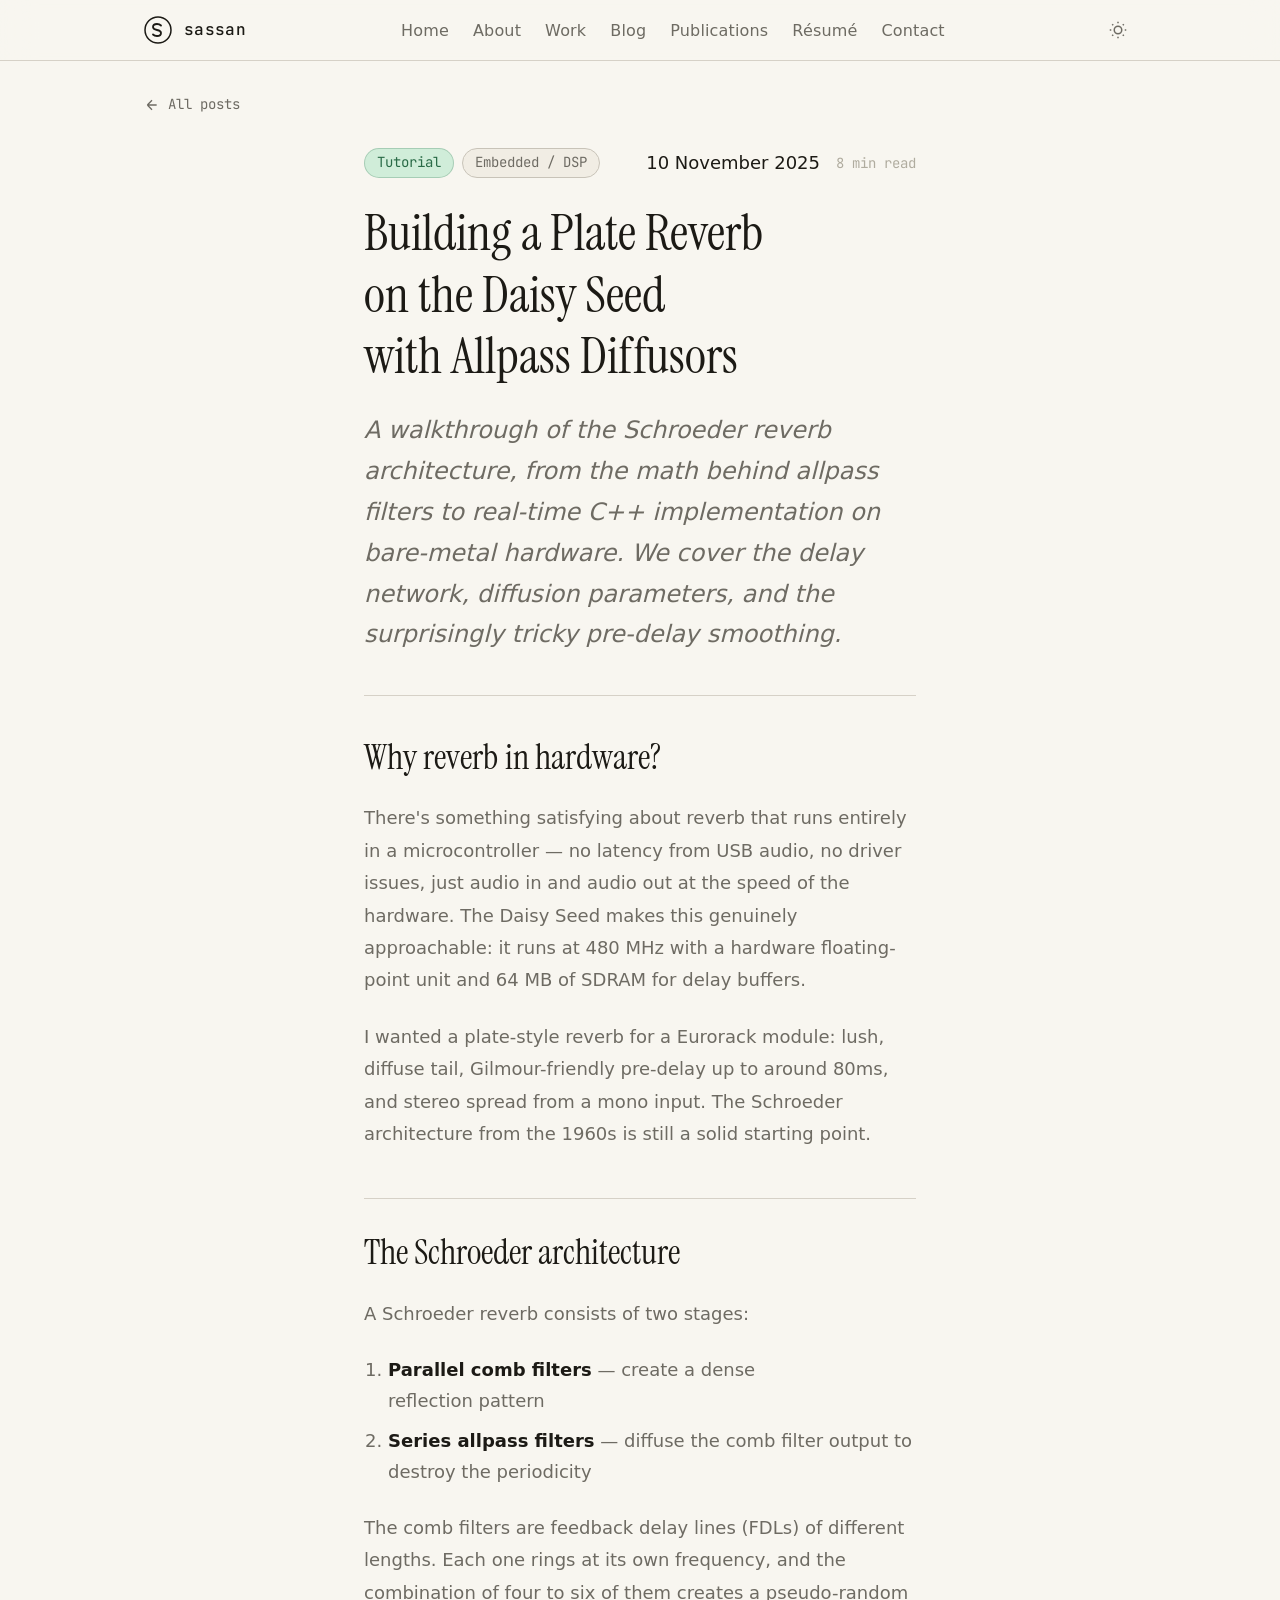
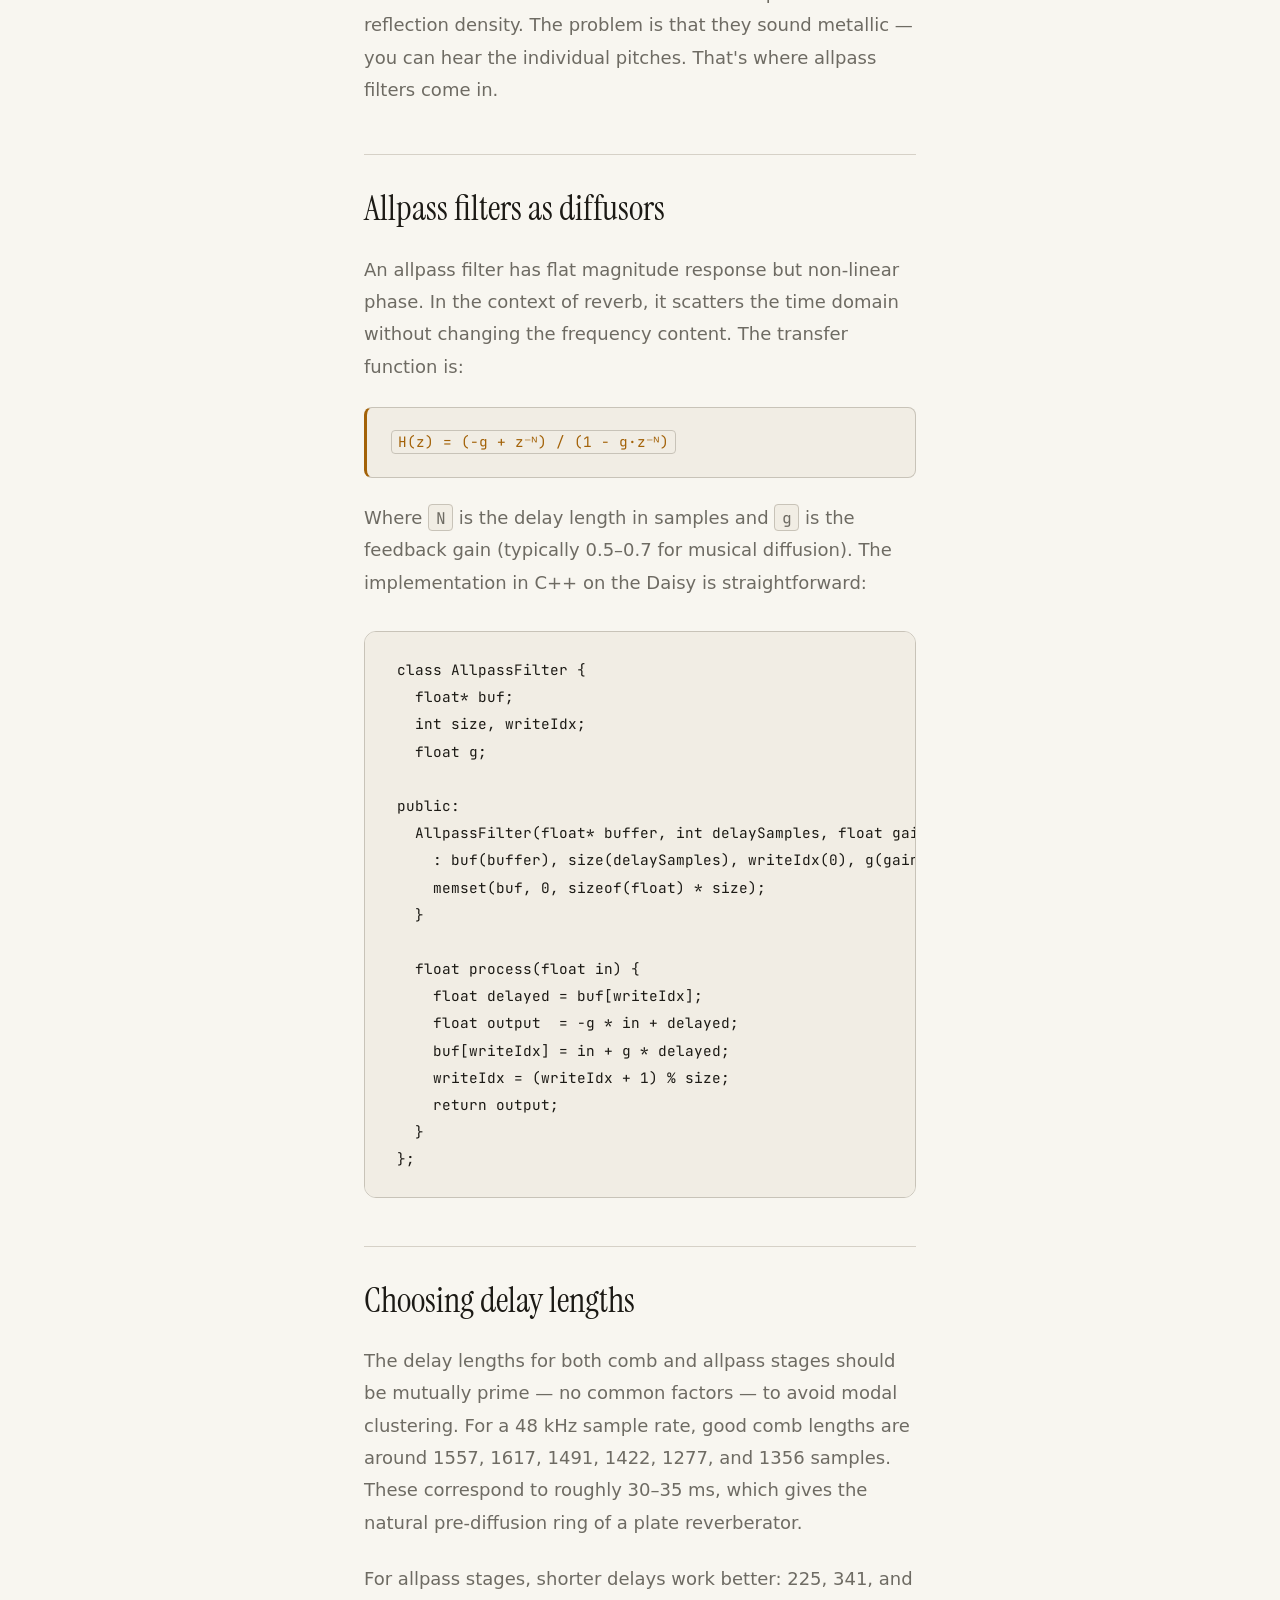
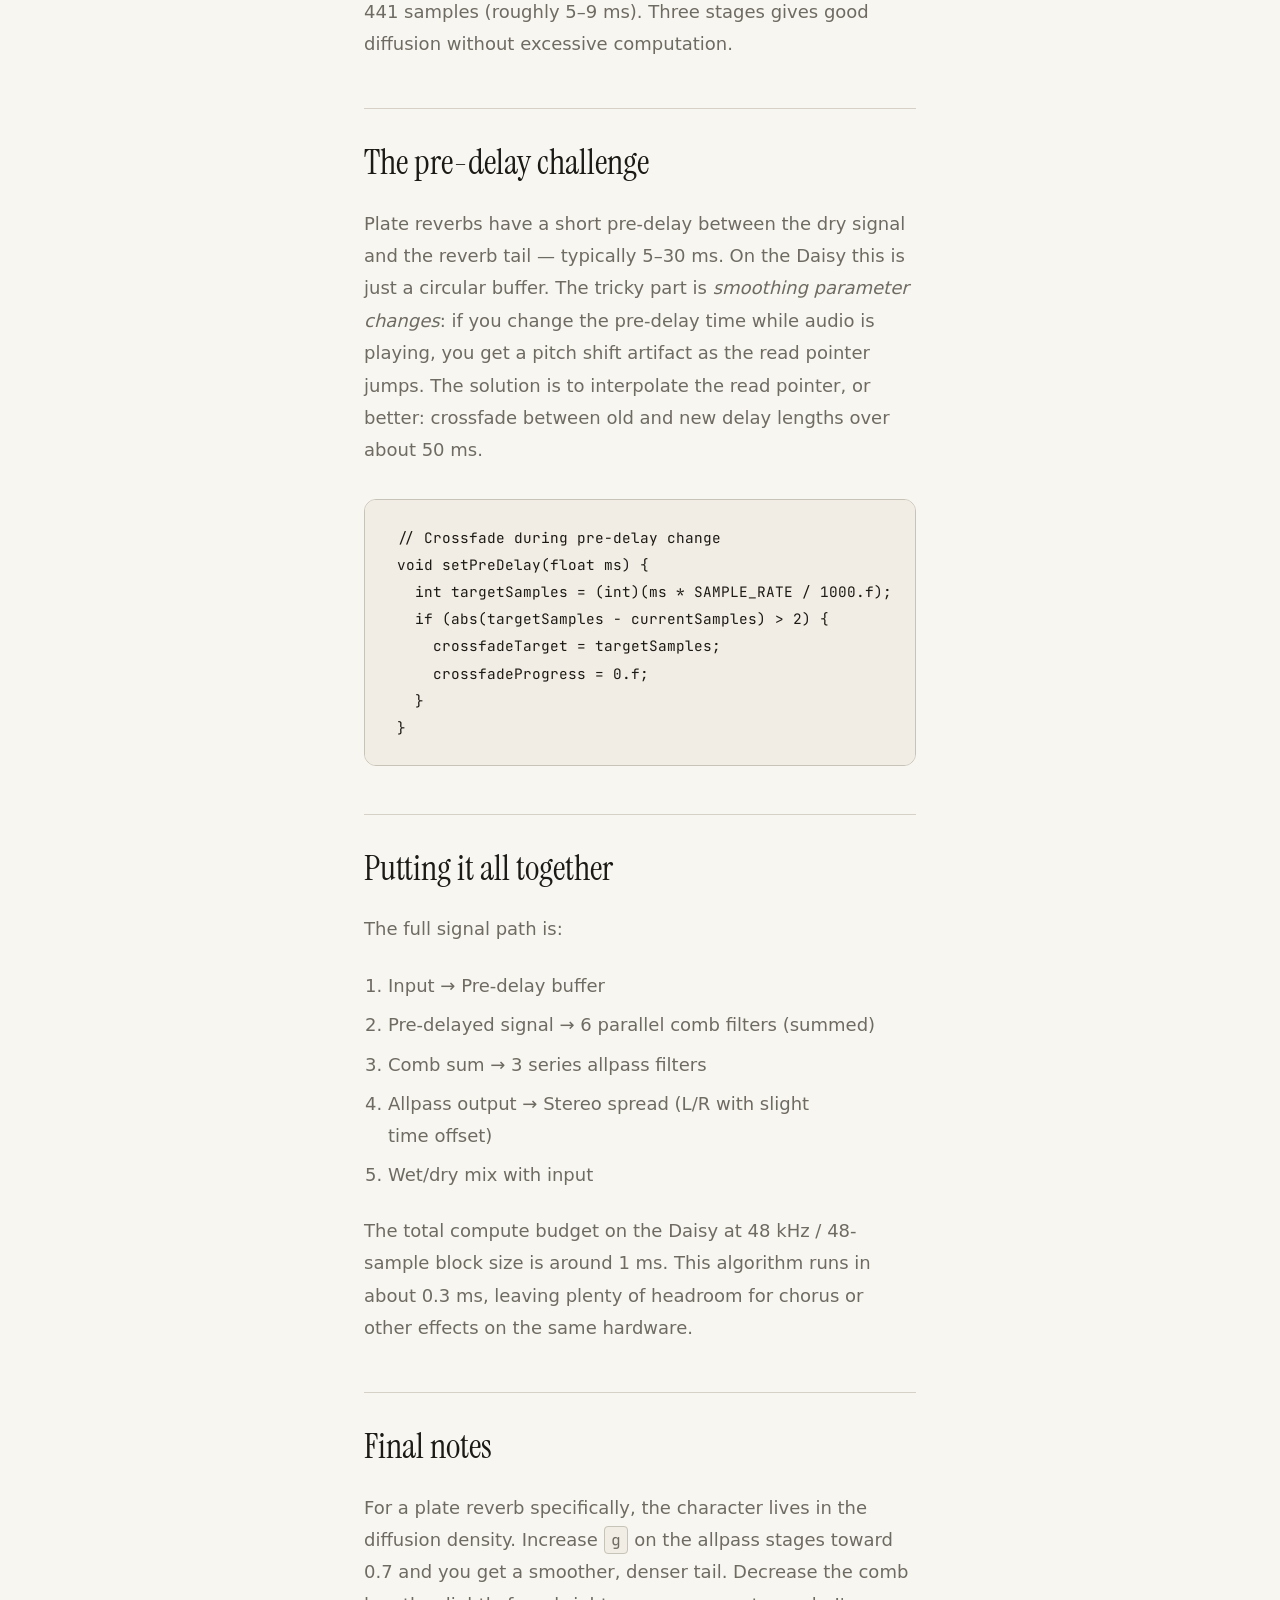
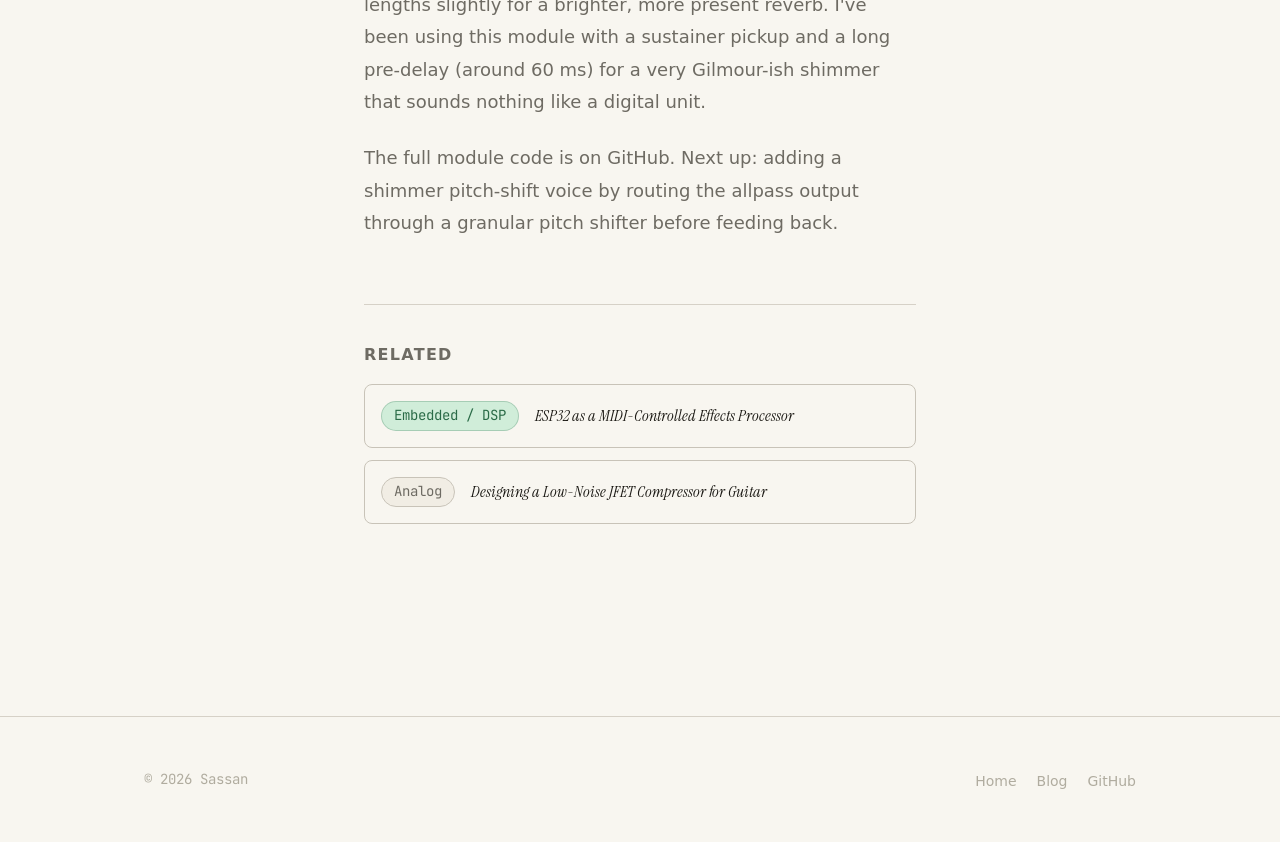
<file: posts/allpass-reverb-daisy.html>
<!DOCTYPE html>
<html lang="en" data-theme="dark">
<head>
  <meta charset="UTF-8" />
  <meta name="viewport" content="width=device-width, initial-scale=1.0" />
  <title>Building a Plate Reverb on the Daisy Seed — Sassan</title>
  <meta name="description" content="A walkthrough of the Schroeder reverb architecture, from the math behind allpass filters to real-time C++ implementation on the Daisy Seed microcontroller." />

  <link rel="preconnect" href="https://fonts.googleapis.com" />
  <link rel="preconnect" href="https://fonts.gstatic.com" crossorigin />
  <link href="https://fonts.googleapis.com/css2?family=Instrument+Serif:ital@0;1&family=JetBrains+Mono:wght@300;400;500&display=swap" rel="stylesheet" />
  <link href="https://api.fontshare.com/v2/css?f[]=geist@300,400,500,600&display=swap" rel="stylesheet" />

  <link rel="icon" href="data:image/svg+xml,<svg xmlns='http://www.w3.org/2000/svg' viewBox='0 0 32 32'><rect width='32' height='32' rx='6' fill='%23d4870a'/><text x='6' y='23' font-family='monospace' font-size='18' font-weight='bold' fill='%230e0d0b'>S</text></svg>" />

  <link rel="stylesheet" href="../css/tokens.css" />
  <link rel="stylesheet" href="../css/base.css" />
  <link rel="stylesheet" href="post.css" />

  <script>
    (function(){
      var prefersDark = window.matchMedia('(prefers-color-scheme: dark)').matches;
      document.documentElement.setAttribute('data-theme', prefersDark ? 'dark' : 'light');
    })();
  </script>
</head>
<body>

  <header class="site-header" id="site-header">
    <div class="container">
      <nav class="nav-inner" aria-label="Main navigation">
        <a href="../" class="nav-logo">
          <svg width="28" height="28" viewBox="0 0 28 28" fill="none" aria-hidden="true">
            <circle cx="14" cy="14" r="13" stroke="currentColor" stroke-width="1.5"/>
            <path d="M9 18.5 C9 18.5 10.5 20 13 20 C15.5 20 17 18.5 17 17 C17 15.5 15.5 14.5 13 14 C10.5 13.5 9 12.5 9 11 C9 9.5 10.5 8 13 8 C15.5 8 17 9.5 17 9.5" stroke="currentColor" stroke-width="1.8" stroke-linecap="round"/>
          </svg>
          <span>sassan</span>
        </a>
        <ul class="nav-links" id="nav-links" role="list">
          <li><a href="../">Home</a></li>
          <li><a href="../#about">About</a></li>
          <li><a href="../#work">Work</a></li>
          <li><a href="../blog/">Blog</a></li>
          <li><a href="../publications/">Publications</a></li>
          <li><a href="../resume/">Résumé</a></li>
          <li><a href="../#contact">Contact</a></li>
        </ul>
        <div class="nav-actions">
          <button class="theme-toggle" data-theme-toggle aria-label="Switch to light mode">
            <svg width="18" height="18" viewBox="0 0 24 24" fill="none" stroke="currentColor" stroke-width="2">
              <path d="M21 12.79A9 9 0 1 1 11.21 3 7 7 0 0 0 21 12.79z"/>
            </svg>
          </button>
          <button class="nav-mobile-toggle" id="nav-mobile-toggle" aria-label="Open menu" aria-expanded="false" aria-controls="nav-links">
            <svg width="20" height="20" viewBox="0 0 24 24" fill="none" stroke="currentColor" stroke-width="2">
              <line x1="3" y1="6" x2="21" y2="6"/><line x1="3" y1="12" x2="21" y2="12"/><line x1="3" y1="18" x2="21" y2="18"/>
            </svg>
          </button>
        </div>
      </nav>
    </div>
  </header>

  <main>
    <!-- Back link -->
    <div class="container">
      <a href="../blog/" class="post-back">
        <svg width="16" height="16" viewBox="0 0 24 24" fill="none" stroke="currentColor" stroke-width="2" aria-hidden="true">
          <path d="M19 12H5M5 12l7-7M5 12l7 7"/>
        </svg>
        All posts
      </a>
    </div>

    <article class="post-article" aria-labelledby="post-title">
      <div class="container container--narrow">

        <!-- Post header -->
        <header class="post-header">
          <div class="post-meta-row">
            <div class="post-tags">
              <span class="tag tag--green">Tutorial</span>
              <span class="tag">Embedded / DSP</span>
            </div>
            <div class="post-meta-details">
              <time class="blog-date" datetime="2025-11-10">10 November 2025</time>
              <span class="post-read-time">8 min read</span>
            </div>
          </div>
          <h1 class="post-title" id="post-title">
            Building a Plate Reverb on the Daisy Seed with Allpass Diffusors
          </h1>
          <p class="post-lead">
            A walkthrough of the Schroeder reverb architecture, from the math behind allpass
            filters to real-time C++ implementation on bare-metal hardware. We cover the delay
            network, diffusion parameters, and the surprisingly tricky pre-delay smoothing.
          </p>
        </header>

        <!-- Post body -->
        <div class="post-body">

          <h2>Why reverb in hardware?</h2>
          <p>
            There's something satisfying about reverb that runs entirely in a microcontroller —
            no latency from USB audio, no driver issues, just audio in and audio out at the
            speed of the hardware. The Daisy Seed makes this genuinely approachable: it runs
            at 480 MHz with a hardware floating-point unit and 64 MB of SDRAM for delay buffers.
          </p>
          <p>
            I wanted a plate-style reverb for a Eurorack module: lush, diffuse tail, Gilmour-friendly
            pre-delay up to around 80ms, and stereo spread from a mono input. The Schroeder
            architecture from the 1960s is still a solid starting point.
          </p>

          <h2>The Schroeder architecture</h2>
          <p>
            A Schroeder reverb consists of two stages:
          </p>
          <ol>
            <li><strong>Parallel comb filters</strong> — create a dense reflection pattern</li>
            <li><strong>Series allpass filters</strong> — diffuse the comb filter output to destroy the periodicity</li>
          </ol>
          <p>
            The comb filters are feedback delay lines (FDLs) of different lengths. Each one rings
            at its own frequency, and the combination of four to six of them creates a pseudo-random
            reflection density. The problem is that they sound metallic — you can hear the individual
            pitches. That's where allpass filters come in.
          </p>

          <h2>Allpass filters as diffusors</h2>
          <p>
            An allpass filter has flat magnitude response but non-linear phase. In the context of
            reverb, it scatters the time domain without changing the frequency content. The transfer
            function is:
          </p>

          <div class="post-math">
            <code>H(z) = (-g + z⁻ᴺ) / (1 - g·z⁻ᴺ)</code>
          </div>

          <p>
            Where <code>N</code> is the delay length in samples and <code>g</code> is the feedback
            gain (typically 0.5–0.7 for musical diffusion). The implementation in C++ on the Daisy
            is straightforward:
          </p>

          <pre><code>class AllpassFilter {
  float* buf;
  int size, writeIdx;
  float g;

public:
  AllpassFilter(float* buffer, int delaySamples, float gain)
    : buf(buffer), size(delaySamples), writeIdx(0), g(gain) {
    memset(buf, 0, sizeof(float) * size);
  }

  float process(float in) {
    float delayed = buf[writeIdx];
    float output  = -g * in + delayed;
    buf[writeIdx] = in + g * delayed;
    writeIdx = (writeIdx + 1) % size;
    return output;
  }
};</code></pre>

          <h2>Choosing delay lengths</h2>
          <p>
            The delay lengths for both comb and allpass stages should be mutually prime — no
            common factors — to avoid modal clustering. For a 48 kHz sample rate, good comb
            lengths are around 1557, 1617, 1491, 1422, 1277, and 1356 samples. These correspond
            to roughly 30–35 ms, which gives the natural pre-diffusion ring of a plate reverberator.
          </p>
          <p>
            For allpass stages, shorter delays work better: 225, 341, and 441 samples (roughly 5–9 ms).
            Three stages gives good diffusion without excessive computation.
          </p>

          <h2>The pre-delay challenge</h2>
          <p>
            Plate reverbs have a short pre-delay between the dry signal and the reverb tail —
            typically 5–30 ms. On the Daisy this is just a circular buffer. The tricky part
            is <em>smoothing parameter changes</em>: if you change the pre-delay time while audio
            is playing, you get a pitch shift artifact as the read pointer jumps. The solution
            is to interpolate the read pointer, or better: crossfade between old and new delay lengths
            over about 50 ms.
          </p>

          <pre><code>// Crossfade during pre-delay change
void setPreDelay(float ms) {
  int targetSamples = (int)(ms * SAMPLE_RATE / 1000.f);
  if (abs(targetSamples - currentSamples) > 2) {
    crossfadeTarget = targetSamples;
    crossfadeProgress = 0.f;
  }
}</code></pre>

          <h2>Putting it all together</h2>
          <p>
            The full signal path is:
          </p>
          <ol>
            <li>Input → Pre-delay buffer</li>
            <li>Pre-delayed signal → 6 parallel comb filters (summed)</li>
            <li>Comb sum → 3 series allpass filters</li>
            <li>Allpass output → Stereo spread (L/R with slight time offset)</li>
            <li>Wet/dry mix with input</li>
          </ol>
          <p>
            The total compute budget on the Daisy at 48 kHz / 48-sample block size is around
            1 ms. This algorithm runs in about 0.3 ms, leaving plenty of headroom for chorus
            or other effects on the same hardware.
          </p>

          <h2>Final notes</h2>
          <p>
            For a plate reverb specifically, the character lives in the diffusion density.
            Increase <code>g</code> on the allpass stages toward 0.7 and you get a smoother,
            denser tail. Decrease the comb lengths slightly for a brighter, more present reverb.
            I've been using this module with a sustainer pickup and a long pre-delay (around
            60 ms) for a very Gilmour-ish shimmer that sounds nothing like a digital unit.
          </p>
          <p>
            The full module code is on GitHub. Next up: adding a shimmer pitch-shift voice by
            routing the allpass output through a granular pitch shifter before feeding back.
          </p>

        </div><!-- /post-body -->

        <!-- Related posts -->
        <aside class="post-related" aria-label="Related posts">
          <h2 class="post-related-title">Related</h2>
          <div class="post-related-list">
            <a href="#" class="post-related-item">
              <span class="tag tag--green">Embedded / DSP</span>
              <span class="post-related-name">ESP32 as a MIDI-Controlled Effects Processor</span>
            </a>
            <a href="jfet-compressor.html" class="post-related-item">
              <span class="tag">Analog</span>
              <span class="post-related-name">Designing a Low-Noise JFET Compressor for Guitar</span>
            </a>
          </div>
        </aside>

      </div>
    </article>
  </main>

  <footer class="site-footer">
    <div class="container">
      <div class="footer-inner">
        <p class="footer-copy">© 2026 Sassan</p>
        <ul class="footer-links" role="list">
          <li><a href="../">Home</a></li>
          <li><a href="../blog/">Blog</a></li>
          
          <li><a href="https://github.com/s-maleki" target="_blank" rel="noopener">GitHub</a></li>
        </ul>
      </div>
    </div>
  </footer>

  <script src="../js/main.js"></script>
</body>
</html>
</file>
<file: css/tokens.css>
/* ============================================================
   DESIGN TOKENS — Amber/Tube amp palette + dark-first
   ============================================================ */

:root,
[data-theme='dark'] {
  /* Surfaces — deep charcoal, warm undertone */
  --color-bg: #0e0d0b;
  --color-surface: #141310;
  --color-surface-2: #1a1916;
  --color-surface-offset: #1f1e1b;
  --color-surface-offset-2: #252420;
  --color-surface-dynamic: #2e2c28;
  --color-divider: #2a2825;
  --color-border: #3a3834;

  /* Text */
  --color-text: #e8e4dc;
  --color-text-muted: #8a8680;
  --color-text-faint: #504e49;
  --color-text-inverse: #0e0d0b;

  /* Primary Accent — amber/golden tube glow */
  --color-primary: #d4870a;
  --color-primary-hover: #e89c1a;
  --color-primary-active: #f5b030;
  --color-primary-highlight: #2d2318;

  /* Secondary — oscilloscope green */
  --color-secondary: #3d8b60;
  --color-secondary-hover: #4fa876;
  --color-secondary-highlight: #1a2d22;

  /* Error / Warning */
  --color-error: #c9423a;
  --color-error-highlight: #2d1a18;
  --color-success: #4fa876;
  --color-success-highlight: #1a2d22;

  /* Shadows */
  --shadow-sm: 0 1px 3px oklch(0 0 0 / 0.4);
  --shadow-md: 0 4px 16px oklch(0 0 0 / 0.5);
  --shadow-lg: 0 12px 40px oklch(0 0 0 / 0.6);
  --shadow-glow: 0 0 20px oklch(from #d4870a l c h / 0.2);

  /* Radius */
  --radius-sm: 0.25rem;
  --radius-md: 0.5rem;
  --radius-lg: 0.75rem;
  --radius-xl: 1rem;
  --radius-full: 9999px;

  /* Transitions */
  --transition-interactive: 180ms cubic-bezier(0.16, 1, 0.3, 1);
  --transition-slow: 400ms cubic-bezier(0.16, 1, 0.3, 1);
}

[data-theme='light'] {
  --color-bg: #f8f6f0;
  --color-surface: #faf8f3;
  --color-surface-2: #fdfcf9;
  --color-surface-offset: #f1ede4;
  --color-surface-offset-2: #e9e4da;
  --color-surface-dynamic: #ddd9cf;
  --color-divider: #d6d1c7;
  --color-border: #c8c3b8;

  --color-text: #1c1a15;
  --color-text-muted: #6e6b63;
  --color-text-faint: #b0ac9f;
  --color-text-inverse: #f8f6f0;

  --color-primary: #a36208;
  --color-primary-hover: #bf750d;
  --color-primary-active: #d4870a;
  --color-primary-highlight: #fde8c4;

  --color-secondary: #2a6b47;
  --color-secondary-hover: #3d8b60;
  --color-secondary-highlight: #d0edd9;

  --color-error: #b73830;
  --color-error-highlight: #fde8e7;
  --color-success: #2a6b47;
  --color-success-highlight: #d0edd9;

  --shadow-sm: 0 1px 2px oklch(0.2 0.02 80 / 0.08);
  --shadow-md: 0 4px 12px oklch(0.2 0.02 80 / 0.10);
  --shadow-lg: 0 12px 32px oklch(0.2 0.02 80 / 0.14);
  --shadow-glow: none;
}

@media (prefers-color-scheme: light) {
  :root:not([data-theme]) {
    --color-bg: #f8f6f0;
    --color-surface: #faf8f3;
    --color-surface-2: #fdfcf9;
    --color-surface-offset: #f1ede4;
    --color-surface-offset-2: #e9e4da;
    --color-surface-dynamic: #ddd9cf;
    --color-divider: #d6d1c7;
    --color-border: #c8c3b8;
    --color-text: #1c1a15;
    --color-text-muted: #6e6b63;
    --color-text-faint: #b0ac9f;
    --color-text-inverse: #f8f6f0;
    --color-primary: #a36208;
    --color-primary-hover: #bf750d;
    --color-primary-active: #d4870a;
    --color-primary-highlight: #fde8c4;
    --color-secondary: #2a6b47;
    --color-secondary-hover: #3d8b60;
    --color-secondary-highlight: #d0edd9;
    --color-error: #b73830;
    --color-error-highlight: #fde8e7;
    --color-success: #2a6b47;
    --color-success-highlight: #d0edd9;
    --shadow-sm: 0 1px 2px oklch(0.2 0.02 80 / 0.08);
    --shadow-md: 0 4px 12px oklch(0.2 0.02 80 / 0.10);
    --shadow-lg: 0 12px 32px oklch(0.2 0.02 80 / 0.14);
    --shadow-glow: none;
  }
}

/* Type Scale */
:root {
  --text-xs:   clamp(0.75rem,  0.7rem  + 0.25vw, 0.875rem);
  --text-sm:   clamp(0.875rem, 0.8rem  + 0.35vw, 1rem);
  --text-base: clamp(1rem,     0.95rem + 0.25vw, 1.125rem);
  --text-lg:   clamp(1.125rem, 1rem    + 0.75vw, 1.5rem);
  --text-xl:   clamp(1.5rem,   1.2rem  + 1.25vw, 2.25rem);
  --text-2xl:  clamp(2rem,     1.2rem  + 2.5vw,  3.5rem);
  --text-3xl:  clamp(2.5rem,   1rem    + 4vw,    5rem);
  --text-hero: clamp(3rem,     0.5rem  + 7vw,    8rem);

  /* Spacing */
  --space-1:  0.25rem;
  --space-2:  0.5rem;
  --space-3:  0.75rem;
  --space-4:  1rem;
  --space-5:  1.25rem;
  --space-6:  1.5rem;
  --space-8:  2rem;
  --space-10: 2.5rem;
  --space-12: 3rem;
  --space-16: 4rem;
  --space-20: 5rem;
  --space-24: 6rem;
  --space-32: 8rem;

  /* Fonts */
  --font-mono:    'JetBrains Mono', 'Fira Code', monospace;
  --font-display: 'Instrument Serif', Georgia, serif;
  --font-body:    'Geist', 'Inter', system-ui, sans-serif;

  /* Content widths */
  --content-narrow:  680px;
  --content-default: 1120px;
  --content-wide:    1400px;
}
</file>
<file: css/base.css>
/* ============================================================
   BASE RESET & GLOBALS
   ============================================================ */

*, *::before, *::after {
  box-sizing: border-box;
  margin: 0;
  padding: 0;
}

html {
  -webkit-text-size-adjust: none;
  text-size-adjust: none;
  -webkit-font-smoothing: antialiased;
  -moz-osx-font-smoothing: grayscale;
  text-rendering: optimizeLegibility;
  scroll-behavior: smooth;
  scroll-padding-top: var(--space-20);
}

body {
  min-height: 100dvh;
  line-height: 1.65;
  font-family: var(--font-body);
  font-size: var(--text-base);
  color: var(--color-text);
  background-color: var(--color-bg);
  transition: background-color var(--transition-slow), color var(--transition-slow);
}

img, picture, video, canvas, svg {
  display: block;
  max-width: 100%;
  height: auto;
}

ul[role='list'], ol[role='list'] { list-style: none; }

input, button, textarea, select { font: inherit; color: inherit; }

h1, h2, h3, h4, h5, h6 {
  text-wrap: balance;
  line-height: 1.2;
  font-family: var(--font-display);
  font-weight: 400;
}

p, li, figcaption {
  text-wrap: pretty;
  max-width: 68ch;
}

::selection {
  background: oklch(from var(--color-primary) l c h / 0.25);
  color: var(--color-text);
}

:focus-visible {
  outline: 2px solid var(--color-primary);
  outline-offset: 3px;
  border-radius: var(--radius-sm);
}

@media (prefers-reduced-motion: reduce) {
  *, *::before, *::after {
    animation-duration: 0.01ms !important;
    animation-iteration-count: 1 !important;
    transition-duration: 0.01ms !important;
    scroll-behavior: auto !important;
  }
}

button { cursor: pointer; background: none; border: none; }

a {
  color: var(--color-primary);
  text-decoration: none;
  transition: color var(--transition-interactive);
}
a:hover { color: var(--color-primary-hover); }

code, kbd, pre {
  font-family: var(--font-mono);
  font-size: 0.9em;
}

pre {
  background: var(--color-surface-offset);
  border: 1px solid var(--color-border);
  border-radius: var(--radius-md);
  padding: var(--space-5) var(--space-6);
  overflow-x: auto;
  line-height: 1.7;
}

code:not(pre code) {
  background: var(--color-surface-offset);
  border: 1px solid var(--color-border);
  border-radius: var(--radius-sm);
  padding: 0.1em 0.4em;
}

.sr-only {
  position: absolute;
  width: 1px;
  height: 1px;
  padding: 0;
  margin: -1px;
  overflow: hidden;
  clip: rect(0,0,0,0);
  white-space: nowrap;
  border-width: 0;
}

/* ============================================================
   LAYOUT UTILITIES
   ============================================================ */

.container {
  width: 100%;
  max-width: var(--content-default);
  margin-inline: auto;
  padding-inline: clamp(var(--space-5), 5vw, var(--space-16));
}

.container--narrow {
  max-width: var(--content-narrow);
}

.container--wide {
  max-width: var(--content-wide);
}

/* ============================================================
   HEADER / NAV
   ============================================================ */

.site-header {
  position: sticky;
  top: 0;
  z-index: 100;
  background: oklch(from var(--color-bg) l c h / 0.88);
  backdrop-filter: blur(16px);
  -webkit-backdrop-filter: blur(16px);
  border-bottom: 1px solid var(--color-divider);
  transition: box-shadow var(--transition-interactive), background var(--transition-slow);
}

.site-header--scrolled {
  box-shadow: var(--shadow-md);
}

.nav-inner {
  display: flex;
  align-items: center;
  justify-content: space-between;
  height: 3.75rem;
  gap: var(--space-8);
}

.nav-logo {
  display: flex;
  align-items: center;
  gap: var(--space-3);
  color: var(--color-text);
  font-family: var(--font-mono);
  font-size: var(--text-sm);
  font-weight: 500;
  letter-spacing: 0.02em;
  text-decoration: none;
  flex-shrink: 0;
}

.nav-logo:hover { color: var(--color-primary); }

.nav-links {
  display: flex;
  align-items: center;
  gap: var(--space-6);
  list-style: none;
}

.nav-links a {
  font-size: var(--text-sm);
  color: var(--color-text-muted);
  text-decoration: none;
  font-family: var(--font-body);
  letter-spacing: 0.01em;
  transition: color var(--transition-interactive);
}

.nav-links a:hover,
.nav-links a[aria-current="page"] {
  color: var(--color-text);
}

.nav-actions {
  display: flex;
  align-items: center;
  gap: var(--space-3);
}

.theme-toggle {
  display: flex;
  align-items: center;
  justify-content: center;
  width: 2.25rem;
  height: 2.25rem;
  border-radius: var(--radius-md);
  color: var(--color-text-muted);
  transition: color var(--transition-interactive), background var(--transition-interactive);
}

.theme-toggle:hover {
  color: var(--color-text);
  background: var(--color-surface-offset);
}

/* Mobile menu toggle */
.nav-mobile-toggle {
  display: none;
  align-items: center;
  justify-content: center;
  width: 2.25rem;
  height: 2.25rem;
  color: var(--color-text-muted);
  border-radius: var(--radius-md);
  transition: color var(--transition-interactive), background var(--transition-interactive);
}

.nav-mobile-toggle:hover {
  color: var(--color-text);
  background: var(--color-surface-offset);
}

@media (max-width: 640px) {
  .nav-links { display: none; }
  .nav-mobile-toggle { display: flex; }

  .nav-links.open {
    display: flex;
    flex-direction: column;
    position: fixed;
    inset: 3.75rem 0 0 0;
    background: var(--color-bg);
    padding: var(--space-8) var(--space-6);
    gap: var(--space-5);
    z-index: 90;
    border-top: 1px solid var(--color-divider);
  }

  .nav-links.open a {
    font-size: var(--text-lg);
    color: var(--color-text);
  }
}

/* ============================================================
   FOOTER
   ============================================================ */

.site-footer {
  border-top: 1px solid var(--color-divider);
  padding-block: var(--space-12);
  margin-top: var(--space-24);
}

.footer-inner {
  display: flex;
  align-items: center;
  justify-content: space-between;
  flex-wrap: wrap;
  gap: var(--space-6);
}

.footer-copy {
  font-size: var(--text-xs);
  color: var(--color-text-faint);
  font-family: var(--font-mono);
}

.footer-links {
  display: flex;
  gap: var(--space-5);
  list-style: none;
}

.footer-links a {
  font-size: var(--text-xs);
  color: var(--color-text-faint);
  text-decoration: none;
  transition: color var(--transition-interactive);
}

.footer-links a:hover { color: var(--color-primary); }

/* ============================================================
   BUTTONS
   ============================================================ */

.btn {
  display: inline-flex;
  align-items: center;
  gap: var(--space-2);
  padding: var(--space-3) var(--space-6);
  border-radius: var(--radius-md);
  font-size: var(--text-sm);
  font-family: var(--font-body);
  font-weight: 500;
  letter-spacing: 0.01em;
  text-decoration: none;
  cursor: pointer;
  border: 1px solid transparent;
  transition: all var(--transition-interactive);
}

.btn--primary {
  background: var(--color-primary);
  color: var(--color-text-inverse);
  border-color: var(--color-primary);
}

.btn--primary:hover {
  background: var(--color-primary-hover);
  border-color: var(--color-primary-hover);
  color: var(--color-text-inverse);
  box-shadow: var(--shadow-glow);
  transform: translateY(-1px);
}

.btn--ghost {
  border-color: var(--color-border);
  color: var(--color-text-muted);
}

.btn--ghost:hover {
  border-color: var(--color-text-muted);
  color: var(--color-text);
  background: var(--color-surface-offset);
}

/* ============================================================
   TAGS / BADGES
   ============================================================ */

.tag {
  display: inline-flex;
  align-items: center;
  padding: 0.15em var(--space-3);
  border-radius: var(--radius-full);
  font-size: var(--text-xs);
  font-family: var(--font-mono);
  background: var(--color-surface-offset);
  color: var(--color-text-muted);
  border: 1px solid var(--color-border);
  line-height: 1.7;
}

.tag--amber {
  background: var(--color-primary-highlight);
  color: var(--color-primary);
  border-color: oklch(from var(--color-primary) l c h / 0.25);
}

.tag--green {
  background: var(--color-secondary-highlight);
  color: var(--color-secondary);
  border-color: oklch(from var(--color-secondary) l c h / 0.25);
}

/* ============================================================
   SECTION SPACING
   ============================================================ */

.section {
  padding-block: clamp(var(--space-12), 8vw, var(--space-32));
}

.section--sm {
  padding-block: clamp(var(--space-8), 4vw, var(--space-16));
}

.section-label {
  font-family: var(--font-mono);
  font-size: var(--text-xs);
  color: var(--color-primary);
  letter-spacing: 0.12em;
  text-transform: uppercase;
  margin-bottom: var(--space-4);
}

.section-title {
  font-family: var(--font-display);
  font-size: var(--text-2xl);
  color: var(--color-text);
  font-weight: 400;
  line-height: 1.15;
}

.section-body {
  margin-top: var(--space-4);
  font-size: var(--text-base);
  color: var(--color-text-muted);
  max-width: 56ch;
  line-height: 1.7;
}

/* ============================================================
   SCAN-LINE TEXTURE (subtle dark mode detail)
   ============================================================ */

[data-theme='dark'] body::before,
:root:not([data-theme]) body::before {
  content: '';
  position: fixed;
  inset: 0;
  pointer-events: none;
  z-index: 9999;
  background-image: repeating-linear-gradient(
    0deg,
    transparent,
    transparent 2px,
    oklch(0 0 0 / 0.025) 2px,
    oklch(0 0 0 / 0.025) 4px
  );
  opacity: 0.4;
}
</file>
<file: css/home.css>
/* ============================================================
   HOME PAGE — HERO
   ============================================================ */

.hero {
  padding-block: clamp(var(--space-16), 10vw, var(--space-32));
  overflow: hidden;
  position: relative;
}

.hero-inner {
  display: grid;
  grid-template-columns: 1fr 1fr;
  gap: clamp(var(--space-12), 6vw, var(--space-24));
  align-items: center;
}

.hero-eyebrow {
  display: inline-flex;
  align-items: center;
  gap: var(--space-2);
  font-family: var(--font-mono);
  font-size: var(--text-xs);
  color: var(--color-text-muted);
  letter-spacing: 0.06em;
  text-transform: uppercase;
  margin-bottom: var(--space-6);
}

.hero-eyebrow-dot {
  display: inline-block;
  width: 6px;
  height: 6px;
  border-radius: 50%;
  background: var(--color-secondary);
  box-shadow: 0 0 6px var(--color-secondary);
  animation: pulse-dot 2.5s ease-in-out infinite;
}

@keyframes pulse-dot {
  0%, 100% { opacity: 1; box-shadow: 0 0 6px var(--color-secondary); }
  50%       { opacity: 0.5; box-shadow: 0 0 2px var(--color-secondary); }
}

.hero-heading {
  font-family: var(--font-display);
  font-size: var(--text-3xl);
  font-weight: 400;
  color: var(--color-text);
  line-height: 1.1;
  margin-bottom: var(--space-6);
}

.hero-heading em {
  font-style: italic;
  color: var(--color-primary);
}

.hero-sub {
  font-size: var(--text-base);
  color: var(--color-text-muted);
  line-height: 1.75;
  max-width: 52ch;
  margin-bottom: var(--space-8);
}

.hero-cta {
  display: flex;
  flex-wrap: wrap;
  gap: var(--space-3);
}

/* Hero Visual */
.hero-visual {
  display: flex;
  justify-content: center;
  align-items: center;
}

.hero-circuit-art {
  width: 100%;
  max-width: 440px;
  border: 1px solid var(--color-border);
  border-radius: var(--radius-lg);
  overflow: hidden;
  background: var(--color-surface);
  box-shadow: var(--shadow-lg), var(--shadow-glow);
  transition: box-shadow var(--transition-slow);
  position: relative;
}

.hero-circuit-art::before {
  content: '';
  position: absolute;
  inset: 0;
  background: radial-gradient(ellipse at 50% 50%, oklch(from var(--color-primary) l c h / 0.05), transparent 70%);
  pointer-events: none;
}

.circuit-svg {
  width: 100%;
  height: auto;
  color: var(--color-text-faint);
  display: block;
  padding: var(--space-4);
}

.osc-wave {
  stroke-dasharray: 800;
  stroke-dashoffset: 800;
  animation: draw-wave 2.2s cubic-bezier(0.16, 1, 0.3, 1) forwards 0.3s;
}

@keyframes draw-wave {
  to { stroke-dashoffset: 0; }
}

/* Stat strip */
.hero-stats {
  display: flex;
  align-items: center;
  gap: var(--space-6);
  flex-wrap: wrap;
  margin-top: var(--space-16);
  padding-top: var(--space-10);
  border-top: 1px solid var(--color-divider);
}

.stat {
  display: flex;
  flex-direction: column;
  gap: var(--space-1);
}

.stat-value {
  font-family: var(--font-mono);
  font-size: var(--text-lg);
  font-weight: 500;
  color: var(--color-primary);
  line-height: 1;
}

.stat-label {
  font-size: var(--text-xs);
  color: var(--color-text-muted);
  font-family: var(--font-body);
}

.stat-divider {
  width: 1px;
  height: 2.5rem;
  background: var(--color-divider);
  flex-shrink: 0;
}

@media (max-width: 860px) {
  .hero-inner {
    grid-template-columns: 1fr;
  }
  .hero-visual {
    order: -1;
  }
  .hero-circuit-art {
    max-width: 340px;
  }
  .stat-divider { display: none; }
  .hero-stats { gap: var(--space-8); }
}

/* ============================================================
   ABOUT SECTION
   ============================================================ */

.about-section {
  border-top: 1px solid var(--color-divider);
}

.about-grid {
  display: grid;
  grid-template-columns: 1fr 2fr;
  gap: clamp(var(--space-10), 5vw, var(--space-24));
  align-items: start;
}

.about-body {
  font-size: var(--text-base);
  color: var(--color-text-muted);
  line-height: 1.8;
  margin-bottom: var(--space-5);
  max-width: 64ch;
}

.about-links {
  display: flex;
  gap: var(--space-3);
  flex-wrap: wrap;
  margin-top: var(--space-8);
}

.btn--sm {
  padding: var(--space-2) var(--space-4);
  font-size: var(--text-xs);
}

@media (max-width: 720px) {
  .about-grid {
    grid-template-columns: 1fr;
    gap: var(--space-8);
  }
}

/* ============================================================
   SKILLS GRID
   ============================================================ */

.skills-section {
  border-top: 1px solid var(--color-divider);
}

.skills-grid {
  display: grid;
  grid-template-columns: repeat(3, 1fr);
  gap: var(--space-5);
  margin-top: var(--space-10);
}

.skill-card {
  background: var(--color-surface);
  border: 1px solid var(--color-border);
  border-radius: var(--radius-lg);
  padding: var(--space-6);
  transition: border-color var(--transition-interactive), box-shadow var(--transition-interactive);
}

.skill-card:hover {
  border-color: oklch(from var(--color-primary) l c h / 0.4);
  box-shadow: var(--shadow-md);
}

.skill-icon {
  color: var(--color-primary);
  margin-bottom: var(--space-4);
  opacity: 0.85;
}

.skill-title {
  font-family: var(--font-body);
  font-size: var(--text-base);
  font-weight: 600;
  color: var(--color-text);
  margin-bottom: var(--space-3);
  line-height: 1.3;
}

.skill-body {
  font-size: var(--text-sm);
  color: var(--color-text-muted);
  line-height: 1.7;
  margin-bottom: var(--space-4);
}

.skill-tags {
  display: flex;
  flex-wrap: wrap;
  gap: var(--space-2);
}

@media (max-width: 960px) {
  .skills-grid { grid-template-columns: repeat(2, 1fr); }
}

@media (max-width: 560px) {
  .skills-grid { grid-template-columns: 1fr; }
}

/* ============================================================
   WORK SECTION
   ============================================================ */

.work-section {
  border-top: 1px solid var(--color-divider);
}

.work-header {
  display: flex;
  align-items: flex-end;
  justify-content: space-between;
  gap: var(--space-6);
  margin-bottom: var(--space-10);
  flex-wrap: wrap;
}

.work-grid {
  display: grid;
  grid-template-columns: repeat(2, 1fr);
  gap: var(--space-5);
}

.work-card {
  background: var(--color-surface);
  border: 1px solid var(--color-border);
  border-radius: var(--radius-lg);
  padding: var(--space-6);
  display: flex;
  flex-direction: column;
  gap: var(--space-4);
  transition: border-color var(--transition-interactive), box-shadow var(--transition-interactive), transform var(--transition-interactive);
}

.work-card:hover {
  border-color: oklch(from var(--color-primary) l c h / 0.4);
  box-shadow: var(--shadow-md);
  transform: translateY(-2px);
}

.work-card--featured {
  grid-column: 1 / -1;
  background: var(--color-surface-2);
  border-color: oklch(from var(--color-primary) l c h / 0.25);
}

.work-card-label {
  display: flex;
  gap: var(--space-2);
  flex-wrap: wrap;
}

.work-card-title {
  font-family: var(--font-display);
  font-size: var(--text-lg);
  font-weight: 400;
  color: var(--color-text);
  line-height: 1.3;
}

.work-card-body {
  font-size: var(--text-sm);
  color: var(--color-text-muted);
  line-height: 1.75;
  flex: 1;
}

.work-card-footer {
  display: flex;
  align-items: center;
  justify-content: space-between;
  padding-top: var(--space-3);
  border-top: 1px solid var(--color-divider);
}

.work-date {
  font-family: var(--font-mono);
  font-size: var(--text-xs);
  color: var(--color-text-faint);
}

.work-card-link {
  font-size: var(--text-xs);
  font-family: var(--font-mono);
  color: var(--color-primary);
  text-decoration: none;
  letter-spacing: 0.02em;
  transition: color var(--transition-interactive);
}

.work-card-link:hover {
  color: var(--color-primary-hover);
}

@media (max-width: 640px) {
  .work-grid { grid-template-columns: 1fr; }
  .work-card--featured { grid-column: 1; }
}

/* ============================================================
   BLOG PREVIEW
   ============================================================ */

.blog-preview-section {
  border-top: 1px solid var(--color-divider);
}

.blog-preview-list {
  display: flex;
  flex-direction: column;
  gap: 0;
  margin-top: var(--space-8);
}

.blog-preview-item {
  display: flex;
  flex-direction: column;
  gap: var(--space-2);
  padding-block: var(--space-8);
  border-bottom: 1px solid var(--color-divider);
  text-decoration: none;
  color: inherit;
  transition: background var(--transition-interactive);
  border-radius: var(--radius-md);
  padding-inline: var(--space-4);
  margin-inline: calc(-1 * var(--space-4));
}

.blog-preview-item:hover {
  background: var(--color-surface);
}

.blog-preview-meta {
  display: flex;
  align-items: center;
  gap: var(--space-3);
}

.blog-date {
  font-family: var(--font-mono);
  font-size: var(--text-xs);
  color: var(--color-text-faint);
}

.blog-preview-title {
  font-family: var(--font-display);
  font-size: var(--text-lg);
  font-weight: 400;
  color: var(--color-text);
  line-height: 1.3;
}

.blog-preview-excerpt {
  font-size: var(--text-sm);
  color: var(--color-text-muted);
  line-height: 1.7;
  max-width: 70ch;
}

.blog-preview-read {
  font-family: var(--font-mono);
  font-size: var(--text-xs);
  color: var(--color-primary);
  margin-top: var(--space-1);
}

/* ============================================================
   CONTACT SECTION
   ============================================================ */

.contact-section {
  border-top: 1px solid var(--color-divider);
}

.contact-inner {
  text-align: center;
  padding-block: var(--space-12);
}

.contact-inner .section-label,
.contact-inner .section-title,
.contact-inner .section-body {
  margin-inline: auto;
}

.contact-body {
  font-size: var(--text-base);
  color: var(--color-text-muted);
  line-height: 1.8;
  max-width: 52ch;
  margin: var(--space-5) auto var(--space-10);
}

.contact-links {
  display: flex;
  justify-content: center;
  gap: var(--space-5);
  flex-wrap: wrap;
}

.contact-link {
  display: inline-flex;
  align-items: center;
  gap: var(--space-3);
  font-size: var(--text-sm);
  font-family: var(--font-mono);
  color: var(--color-text-muted);
  text-decoration: none;
  padding: var(--space-3) var(--space-5);
  border: 1px solid var(--color-border);
  border-radius: var(--radius-md);
  transition: all var(--transition-interactive);
}

.contact-link:hover {
  color: var(--color-primary);
  border-color: oklch(from var(--color-primary) l c h / 0.4);
  background: var(--color-primary-highlight);
}

/* ============================================================
   RESEARCH SECTION
   ============================================================ */

.research-section {
  border-top: 1px solid var(--color-divider);
}

.research-sub-grid {
  margin-top: var(--space-5);
}

/* ORCHID featured card — side-by-side with video */
.research-card--featured {
  display: grid;
  grid-template-columns: 1fr 320px;
  gap: var(--space-6);
  background: var(--color-surface);
  border: 1px solid oklch(from var(--color-primary) l c h / 0.25);
  border-radius: var(--radius-lg);
  overflow: hidden;
  margin-bottom: var(--space-5);
  transition: border-color var(--transition-interactive), box-shadow var(--transition-interactive);
}

.research-card--featured:hover {
  border-color: oklch(from var(--color-primary) l c h / 0.45);
  box-shadow: var(--shadow-md);
}

.research-card-body {
  padding: var(--space-6);
  display: flex;
  flex-direction: column;
  gap: var(--space-4);
}

/* Video placeholder */
.research-video-placeholder {
  background: var(--color-surface-offset);
  border-left: 1px solid var(--color-border);
  display: flex;
  align-items: center;
  justify-content: center;
  min-height: 200px;
  cursor: default;
}

.video-placeholder-inner {
  display: flex;
  flex-direction: column;
  align-items: center;
  gap: var(--space-3);
  text-align: center;
  padding: var(--space-6);
  color: var(--color-text-faint);
}

.video-placeholder-inner svg {
  opacity: 0.4;
}

.video-placeholder-label {
  font-family: var(--font-body);
  font-size: var(--text-sm);
  color: var(--color-text-muted);
  font-weight: 500;
}

.video-placeholder-sub {
  font-family: var(--font-mono);
  font-size: var(--text-xs);
  color: var(--color-text-faint);
  letter-spacing: 0.06em;
  text-transform: uppercase;
  border: 1px dashed var(--color-border);
  padding: var(--space-1) var(--space-3);
  border-radius: var(--radius-full);
}

@media (max-width: 860px) {
  .research-card--featured {
    grid-template-columns: 1fr;
  }
  .research-video-placeholder {
    border-left: none;
    border-top: 1px solid var(--color-border);
    min-height: 160px;
  }
}
</file>
<file: blog/blog.css>
/* ============================================================
   BLOG INDEX PAGE
   ============================================================ */

.blog-header {
  padding-block: clamp(var(--space-12), 8vw, var(--space-24)) var(--space-12);
  border-bottom: 1px solid var(--color-divider);
  margin-bottom: var(--space-10);
}

.blog-main-title {
  font-family: var(--font-display);
  font-size: var(--text-2xl);
  font-weight: 400;
  color: var(--color-text);
  margin-bottom: var(--space-4);
  margin-top: var(--space-4);
}

.blog-main-sub {
  font-size: var(--text-base);
  color: var(--color-text-muted);
  line-height: 1.75;
  max-width: 60ch;
  margin-bottom: var(--space-8);
}

/* Category filter buttons */
.blog-filters {
  display: flex;
  gap: var(--space-2);
  flex-wrap: wrap;
}

.filter-btn {
  padding: var(--space-2) var(--space-4);
  border: 1px solid var(--color-border);
  border-radius: var(--radius-full);
  font-size: var(--text-xs);
  font-family: var(--font-mono);
  color: var(--color-text-muted);
  background: transparent;
  cursor: pointer;
  transition: all var(--transition-interactive);
  letter-spacing: 0.03em;
}

.filter-btn:hover {
  border-color: var(--color-text-muted);
  color: var(--color-text);
  background: var(--color-surface-offset);
}

.filter-btn--active {
  border-color: var(--color-primary);
  color: var(--color-primary);
  background: var(--color-primary-highlight);
}

/* ============================================================
   FEATURED POST CARD
   ============================================================ */

.post-card--featured {
  background: var(--color-surface);
  border: 1px solid oklch(from var(--color-primary) l c h / 0.25);
  border-radius: var(--radius-lg);
  padding: var(--space-8);
  margin-bottom: var(--space-8);
  display: flex;
  flex-direction: column;
  gap: var(--space-4);
  transition: border-color var(--transition-interactive), box-shadow var(--transition-interactive);
}

.post-card--featured:hover {
  border-color: oklch(from var(--color-primary) l c h / 0.5);
  box-shadow: var(--shadow-md);
}

/* ============================================================
   POST GRID
   ============================================================ */

.posts-grid {
  display: grid;
  grid-template-columns: repeat(3, 1fr);
  gap: var(--space-5);
  margin-bottom: var(--space-16);
}

.post-card {
  background: var(--color-surface);
  border: 1px solid var(--color-border);
  border-radius: var(--radius-lg);
  padding: var(--space-6);
  display: flex;
  flex-direction: column;
  gap: var(--space-3);
  transition: border-color var(--transition-interactive), box-shadow var(--transition-interactive), transform var(--transition-interactive);
}

.post-card:hover {
  border-color: oklch(from var(--color-primary) l c h / 0.4);
  box-shadow: var(--shadow-sm);
  transform: translateY(-2px);
}

.post-card[hidden] {
  display: none;
}

.post-card-label {
  display: flex;
  gap: var(--space-2);
  flex-wrap: wrap;
}

.post-card-meta {
  display: flex;
  align-items: center;
  gap: var(--space-4);
}

.post-read-time {
  font-family: var(--font-mono);
  font-size: var(--text-xs);
  color: var(--color-text-faint);
}

.post-card-title {
  font-family: var(--font-display);
  font-size: var(--text-lg);
  font-weight: 400;
  line-height: 1.3;
}

.post-card-title a {
  color: var(--color-text);
  text-decoration: none;
  transition: color var(--transition-interactive);
}

.post-card-title a:hover {
  color: var(--color-primary);
}

.post-card-title--sm {
  font-size: clamp(1rem, 0.9rem + 0.5vw, 1.25rem);
}

.post-card-content {
  display: flex;
  flex-direction: column;
  gap: var(--space-3);
}

.post-card-excerpt {
  font-size: var(--text-sm);
  color: var(--color-text-muted);
  line-height: 1.75;
  flex: 1;
}

.post-read-link {
  font-family: var(--font-mono);
  font-size: var(--text-xs);
  color: var(--color-primary);
  text-decoration: none;
  letter-spacing: 0.02em;
  margin-top: auto;
  transition: color var(--transition-interactive);
}

.post-read-link:hover {
  color: var(--color-primary-hover);
}

/* Empty state */
.blog-empty {
  text-align: center;
  padding-block: var(--space-16);
  color: var(--color-text-muted);
  font-family: var(--font-mono);
  font-size: var(--text-sm);
}

@media (max-width: 900px) {
  .posts-grid { grid-template-columns: repeat(2, 1fr); }
}

@media (max-width: 560px) {
  .posts-grid { grid-template-columns: 1fr; }
}
</file>
<file: publications/publications.css>
/* ============================================================
   PUBLICATIONS PAGE
   ============================================================ */

.pub-header {
  padding-block: clamp(var(--space-12), 8vw, var(--space-24)) var(--space-10);
  border-bottom: 1px solid var(--color-divider);
  margin-bottom: var(--space-12);
}

.pub-main-title {
  font-family: var(--font-display);
  font-size: var(--text-2xl);
  font-weight: 400;
  color: var(--color-text);
  margin-block: var(--space-4) var(--space-4);
}

.pub-main-sub {
  font-size: var(--text-base);
  color: var(--color-text-muted);
  line-height: 1.75;
  max-width: 60ch;
  margin-bottom: var(--space-8);
}

/* Stats strip */
.pub-stats {
  display: flex;
  align-items: center;
  gap: var(--space-6);
  flex-wrap: wrap;
  margin-bottom: var(--space-8);
}

.pub-stat {
  display: flex;
  flex-direction: column;
  gap: var(--space-1);
}

.pub-stat-value {
  font-family: var(--font-mono);
  font-size: var(--text-lg);
  font-weight: 500;
  color: var(--color-primary);
  line-height: 1;
}

.pub-stat-label {
  font-size: var(--text-xs);
  color: var(--color-text-muted);
}

.pub-stat-divider {
  width: 1px;
  height: 2rem;
  background: var(--color-divider);
  flex-shrink: 0;
}

/* Filter buttons — reuse from blog */
.pub-filters {
  display: flex;
  gap: var(--space-2);
  flex-wrap: wrap;
}

.filter-btn {
  padding: var(--space-2) var(--space-4);
  border: 1px solid var(--color-border);
  border-radius: var(--radius-full);
  font-size: var(--text-xs);
  font-family: var(--font-mono);
  color: var(--color-text-muted);
  background: transparent;
  cursor: pointer;
  transition: all var(--transition-interactive);
  letter-spacing: 0.03em;
}

.filter-btn:hover {
  border-color: var(--color-text-muted);
  color: var(--color-text);
  background: var(--color-surface-offset);
}

.filter-btn--active {
  border-color: var(--color-primary);
  color: var(--color-primary);
  background: var(--color-primary-highlight);
}

/* ============================================================
   YEAR-GROUPED LIST
   ============================================================ */

.pub-list {
  list-style: none;
  display: flex;
  flex-direction: column;
  gap: var(--space-12);
  margin-bottom: var(--space-16);
}

.pub-year-group {
  display: grid;
  grid-template-columns: 4rem 1fr;
  gap: var(--space-8);
  align-items: start;
}

.pub-year-marker {
  font-family: var(--font-mono);
  font-size: var(--text-xs);
  color: var(--color-primary);
  letter-spacing: 0.06em;
  padding-top: var(--space-5);
  position: sticky;
  top: calc(3.75rem + var(--space-4));
}

.pub-year-group[hidden] {
  display: none;
}

.pub-year-papers {
  display: flex;
  flex-direction: column;
  gap: var(--space-4);
}

/* ============================================================
   PAPER CARD
   ============================================================ */

.pub-card {
  background: var(--color-surface);
  border: 1px solid var(--color-border);
  border-radius: var(--radius-lg);
  transition: border-color var(--transition-interactive), box-shadow var(--transition-interactive), transform var(--transition-interactive);
}

.pub-card:hover {
  border-color: oklch(from var(--color-primary) l c h / 0.4);
  box-shadow: var(--shadow-md);
  transform: translateY(-1px);
}

.pub-card[hidden] {
  display: none;
}

.pub-card-inner {
  padding: var(--space-5) var(--space-6);
  display: flex;
  flex-direction: column;
  gap: var(--space-3);
}

.pub-card-meta {
  display: flex;
  align-items: center;
  gap: var(--space-3);
  flex-wrap: wrap;
}

.pub-citations {
  display: inline-flex;
  align-items: center;
  gap: var(--space-1);
  font-family: var(--font-mono);
  font-size: var(--text-xs);
  color: var(--color-text-faint);
  margin-left: auto;
}

.pub-card-title {
  font-family: var(--font-display);
  font-size: clamp(1rem, 0.9rem + 0.5vw, 1.25rem);
  font-weight: 400;
  line-height: 1.35;
}

.pub-card-title a {
  color: var(--color-text);
  text-decoration: none;
  transition: color var(--transition-interactive);
}

.pub-card-title a:hover {
  color: var(--color-primary);
}

.pub-card-authors {
  font-size: var(--text-sm);
  color: var(--color-text-muted);
  line-height: 1.5;
}

.pub-card-venue {
  font-size: var(--text-xs);
  color: var(--color-text-faint);
  font-family: var(--font-mono);
  line-height: 1.5;
}

.pub-card-venue em {
  font-style: normal;
  color: var(--color-text-muted);
}

/* ============================================================
   FOOTER CTA
   ============================================================ */

.pub-footer-cta {
  display: flex;
  justify-content: center;
  padding-block: var(--space-8) var(--space-16);
  border-top: 1px solid var(--color-divider);
}

/* ============================================================
   RESPONSIVE
   ============================================================ */

@media (max-width: 560px) {
  .pub-year-group {
    grid-template-columns: 1fr;
    gap: var(--space-4);
  }

  .pub-year-marker {
    position: static;
    padding-top: 0;
  }

  .pub-stat-divider { display: none; }
}
</file>
<file: resume/resume.css>
/* ── Resume Page ──────────────────────────────────────────────── */

.resume-page {
  padding-block: var(--space-20) var(--space-24);
}

.resume-header {
  display: flex;
  align-items: flex-start;
  justify-content: space-between;
  gap: var(--space-8);
  margin-bottom: var(--space-10);
  flex-wrap: wrap;
}

.resume-header__title {
  font-family: var(--font-display);
  font-size: clamp(2rem, 5vw, 3rem);
  line-height: 1.15;
  color: var(--color-text);
  margin: 0 0 var(--space-3);
}

.resume-header__subtitle {
  font-size: var(--text-base);
  color: var(--color-text-muted);
  max-width: 56ch;
  margin: 0;
  line-height: 1.6;
}

.resume-dl-btn {
  display: inline-flex;
  align-items: center;
  gap: var(--space-2);
  white-space: nowrap;
  flex-shrink: 0;
}

.resume-dl-btn svg {
  width: 1em;
  height: 1em;
}

/* ── Summary ── */

.resume-summary {
  font-size: var(--text-base);
  line-height: 1.75;
  color: var(--color-text-muted);
  max-width: 80ch;
  padding: var(--space-6) var(--space-8);
  border-left: 3px solid var(--color-primary);
  background: var(--color-surface);
  border-radius: 0 var(--radius-md) var(--radius-md) 0;
  margin-bottom: var(--space-12);
}

/* ── Body layout ── */

.resume-body {
  display: grid;
  grid-template-columns: 1fr;
  gap: var(--space-16);
}

/* ── Section ── */

.resume-section {
  display: flex;
  flex-direction: column;
  gap: var(--space-8);
}

.resume-section__heading {
  font-family: var(--font-display);
  font-size: var(--text-sm);
  color: var(--color-primary);
  border-bottom: 1px solid var(--color-border);
  padding-bottom: var(--space-3);
  margin: 0;
  letter-spacing: 0.08em;
  text-transform: uppercase;
}

/* ── Entry ── */

.resume-entry {
  display: grid;
  grid-template-columns: 200px 1fr;
  gap: var(--space-4) var(--space-8);
  align-items: start;
}

.resume-entry__meta {
  display: flex;
  flex-direction: column;
  gap: var(--space-1);
  padding-top: 0.15rem; /* align with role title baseline */
}

.resume-entry__org {
  font-size: var(--text-sm);
  font-weight: 600;
  color: var(--color-text);
  line-height: 1.3;
}

.resume-entry__date {
  font-family: var(--font-mono);
  font-size: var(--text-xs);
  color: var(--color-text-faint);
}

.resume-entry__role {
  font-size: var(--text-base);
  font-weight: 600;
  color: var(--color-text);
  margin: 0 0 var(--space-2);
}

.resume-entry__desc {
  font-size: var(--text-sm);
  color: var(--color-text-muted);
  line-height: 1.7;
  margin: 0 0 var(--space-2);
}

.resume-entry__list {
  margin: var(--space-2) 0 0 var(--space-5);
  padding: 0;
  display: flex;
  flex-direction: column;
  gap: var(--space-2);
}

.resume-entry__list li {
  font-size: var(--text-sm);
  color: var(--color-text-muted);
  line-height: 1.65;
}

/* ── Awards grid ── */

.resume-awards {
  display: grid;
  grid-template-columns: repeat(auto-fill, minmax(260px, 1fr));
  gap: var(--space-4);
}

.resume-award-card {
  background: var(--color-surface);
  border: 1px solid var(--color-border);
  border-radius: var(--radius-md);
  padding: var(--space-5) var(--space-6);
}

.resume-award-card__title {
  font-size: var(--text-base);
  font-weight: 600;
  color: var(--color-text);
  margin: 0 0 var(--space-1);
}

.resume-award-card__meta {
  font-family: var(--font-mono);
  font-size: var(--text-xs);
  color: var(--color-text-faint);
}

/* ── Talks ── */

.resume-talks {
  display: flex;
  flex-direction: column;
  gap: var(--space-5);
}

.resume-talk {
  display: flex;
  flex-direction: column;
  gap: var(--space-1);
}

.resume-talk__title {
  font-size: var(--text-sm);
  color: var(--color-text);
  font-weight: 500;
}

.resume-talk__meta {
  font-family: var(--font-mono);
  font-size: var(--text-xs);
  color: var(--color-text-faint);
  line-height: 1.5;
}

.resume-talk__venue {
  display: inline;
}

.resume-talk__venue::before {
  content: ' · ';
}

/* ── Responsive ── */

@media (max-width: 640px) {
  .resume-page {
    padding-block: var(--space-12) var(--space-16);
  }

  .resume-header {
    flex-direction: column;
    gap: var(--space-6);
    margin-bottom: var(--space-10);
  }

  .resume-summary {
    padding: var(--space-4) var(--space-5);
    margin-bottom: var(--space-10);
  }

  .resume-body {
    gap: var(--space-12);
  }

  .resume-entry {
    grid-template-columns: 1fr;
    gap: var(--space-1);
  }

  .resume-entry__meta {
    flex-direction: row;
    align-items: baseline;
    gap: var(--space-3);
    flex-wrap: wrap;
  }

  .resume-awards {
    grid-template-columns: 1fr;
  }
}
</file>
<file: posts/post.css>
/* ============================================================
   BLOG POST PAGE
   ============================================================ */

.post-back {
  display: inline-flex;
  align-items: center;
  gap: var(--space-2);
  font-family: var(--font-mono);
  font-size: var(--text-xs);
  color: var(--color-text-muted);
  text-decoration: none;
  padding-top: var(--space-8);
  margin-bottom: var(--space-8);
  transition: color var(--transition-interactive);
}

.post-back:hover { color: var(--color-primary); }

/* ============================================================
   POST HEADER
   ============================================================ */

.post-article {
  padding-bottom: var(--space-24);
}

.post-header {
  padding-bottom: var(--space-10);
  border-bottom: 1px solid var(--color-divider);
  margin-bottom: var(--space-10);
}

.post-meta-row {
  display: flex;
  align-items: center;
  justify-content: space-between;
  flex-wrap: wrap;
  gap: var(--space-4);
  margin-bottom: var(--space-6);
}

.post-tags {
  display: flex;
  gap: var(--space-2);
  flex-wrap: wrap;
}

.post-meta-details {
  display: flex;
  align-items: center;
  gap: var(--space-4);
}

.post-read-time {
  font-family: var(--font-mono);
  font-size: var(--text-xs);
  color: var(--color-text-faint);
}

.post-title {
  font-family: var(--font-display);
  font-size: var(--text-2xl);
  font-weight: 400;
  color: var(--color-text);
  line-height: 1.2;
  margin-bottom: var(--space-6);
}

.post-lead {
  font-size: var(--text-lg);
  color: var(--color-text-muted);
  line-height: 1.7;
  max-width: 60ch;
  font-style: italic;
}

/* ============================================================
   POST BODY — READING TYPOGRAPHY
   ============================================================ */

.post-body {
  font-size: var(--text-base);
  line-height: 1.8;
  color: var(--color-text);
}

.post-body > * + * {
  margin-top: var(--space-6);
}

.post-body h2 {
  font-family: var(--font-display);
  font-size: var(--text-xl);
  font-weight: 400;
  color: var(--color-text);
  margin-top: var(--space-12);
  margin-bottom: var(--space-4);
  padding-top: var(--space-8);
  border-top: 1px solid var(--color-divider);
}

.post-body h2:first-child {
  margin-top: 0;
  padding-top: 0;
  border-top: none;
}

.post-body h3 {
  font-family: var(--font-body);
  font-size: var(--text-lg);
  font-weight: 600;
  color: var(--color-text);
  margin-top: var(--space-8);
}

.post-body p {
  color: var(--color-text-muted);
  max-width: 65ch;
}

.post-body ol,
.post-body ul {
  padding-left: var(--space-6);
  color: var(--color-text-muted);
  display: flex;
  flex-direction: column;
  gap: var(--space-2);
  max-width: 65ch;
}

.post-body ol { list-style: decimal; }
.post-body ul { list-style: disc; }

.post-body li {
  max-width: 65ch;
  line-height: 1.75;
}

.post-body strong {
  color: var(--color-text);
  font-weight: 600;
}

.post-body em { font-style: italic; }

.post-body a {
  color: var(--color-primary);
  text-decoration: underline;
  text-decoration-thickness: 1px;
  text-underline-offset: 3px;
}

.post-body a:hover { color: var(--color-primary-hover); }

/* Code blocks */
.post-body pre {
  margin-block: var(--space-8);
  font-size: var(--text-sm);
  line-height: 1.7;
  background: var(--color-surface-offset);
  border: 1px solid var(--color-border);
  border-radius: var(--radius-lg);
  padding: var(--space-6) var(--space-8);
  overflow-x: auto;
  max-width: 100%;
}

/* Math display */
.post-math {
  background: var(--color-surface-offset);
  border: 1px solid var(--color-border);
  border-left: 3px solid var(--color-primary);
  border-radius: var(--radius-md);
  padding: var(--space-5) var(--space-6);
  font-family: var(--font-mono);
  font-size: var(--text-sm);
  color: var(--color-primary);
  margin-block: var(--space-6);
  overflow-x: auto;
}

/* Blockquote / pull quote */
.post-body blockquote {
  border-left: 3px solid var(--color-primary);
  padding-left: var(--space-6);
  margin-block: var(--space-8);
  color: var(--color-text-muted);
  font-size: var(--text-lg);
  font-style: italic;
  max-width: 55ch;
}

/* ============================================================
   RELATED POSTS
   ============================================================ */

.post-related {
  margin-top: var(--space-16);
  padding-top: var(--space-10);
  border-top: 1px solid var(--color-divider);
}

.post-related-title {
  font-family: var(--font-body);
  font-size: var(--text-sm);
  font-weight: 600;
  color: var(--color-text-muted);
  text-transform: uppercase;
  letter-spacing: 0.08em;
  margin-bottom: var(--space-5);
}

.post-related-list {
  display: flex;
  flex-direction: column;
  gap: var(--space-3);
}

.post-related-item {
  display: flex;
  align-items: center;
  gap: var(--space-4);
  padding: var(--space-4);
  border: 1px solid var(--color-border);
  border-radius: var(--radius-md);
  text-decoration: none;
  color: var(--color-text);
  transition: all var(--transition-interactive);
}

.post-related-item:hover {
  border-color: oklch(from var(--color-primary) l c h / 0.4);
  background: var(--color-surface);
  color: var(--color-text);
}

.post-related-name {
  font-size: var(--text-sm);
  font-family: var(--font-display);
  font-style: italic;
}
</file>
